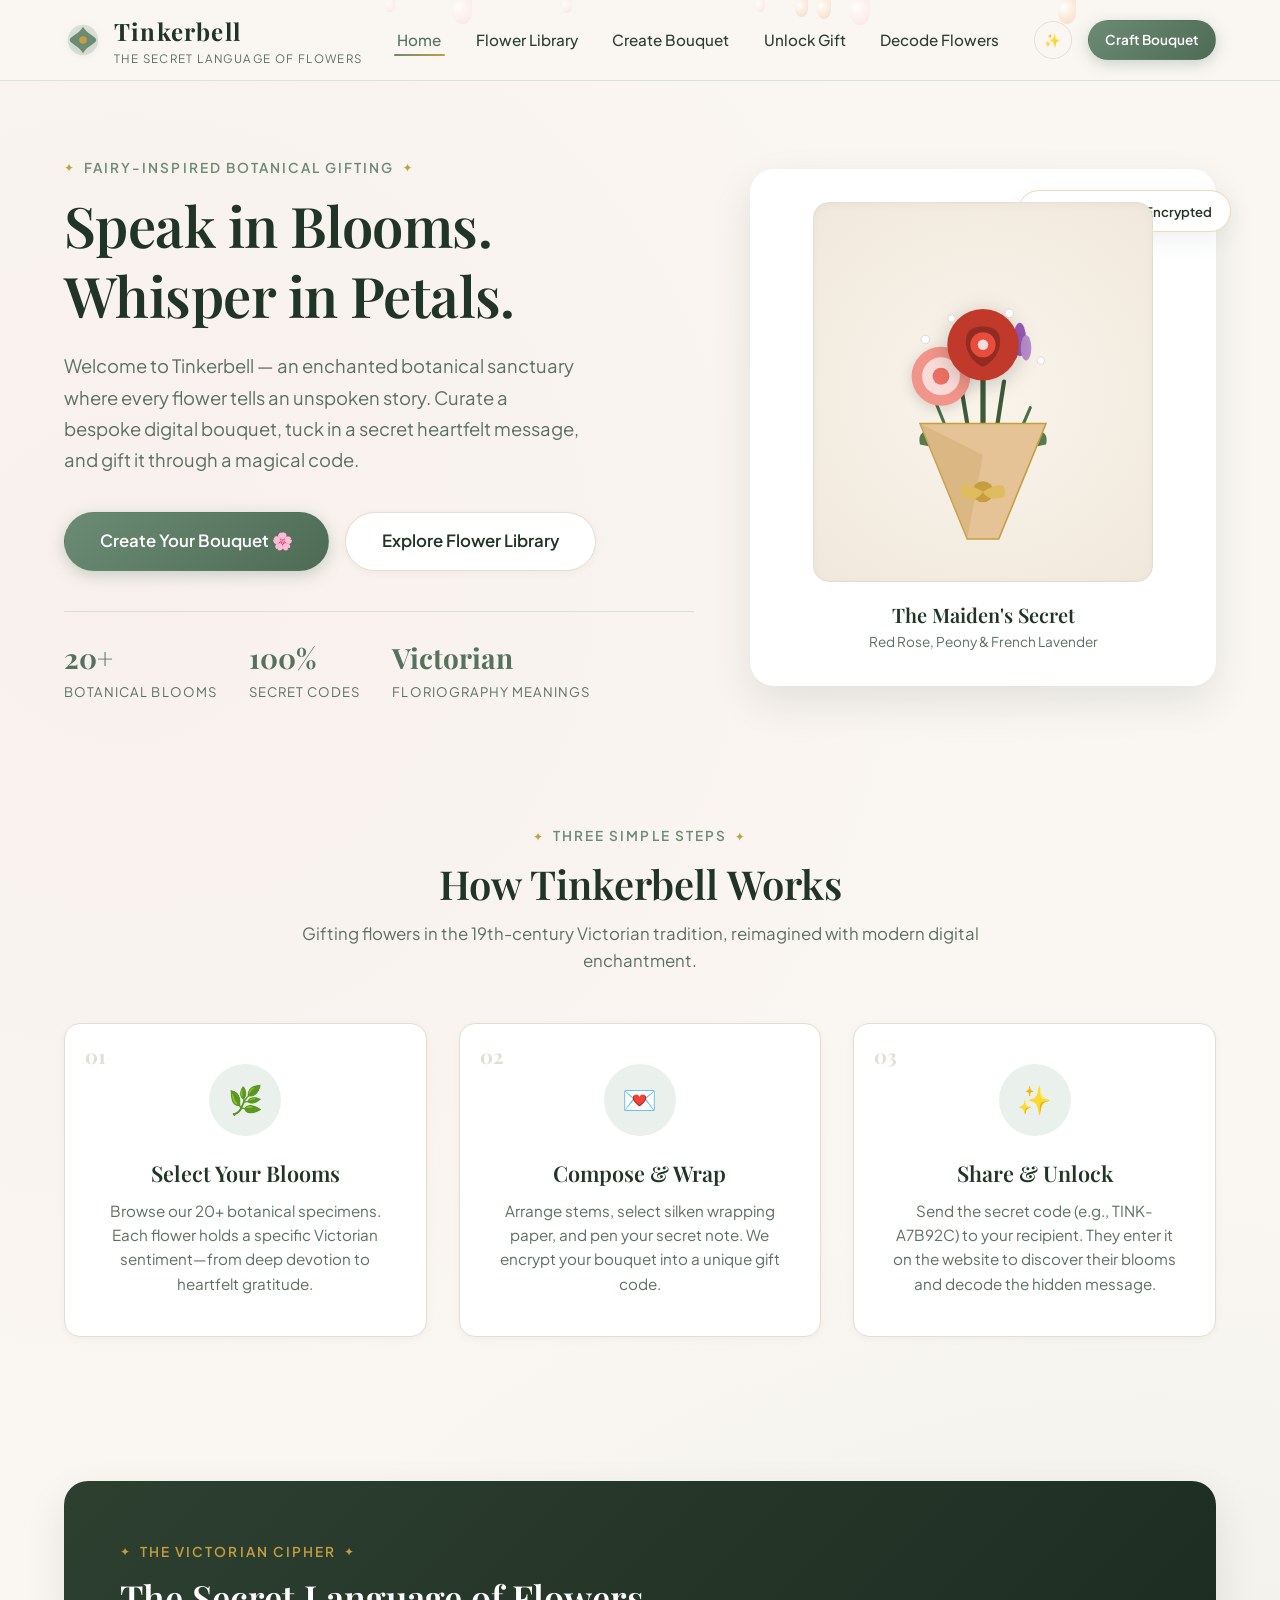
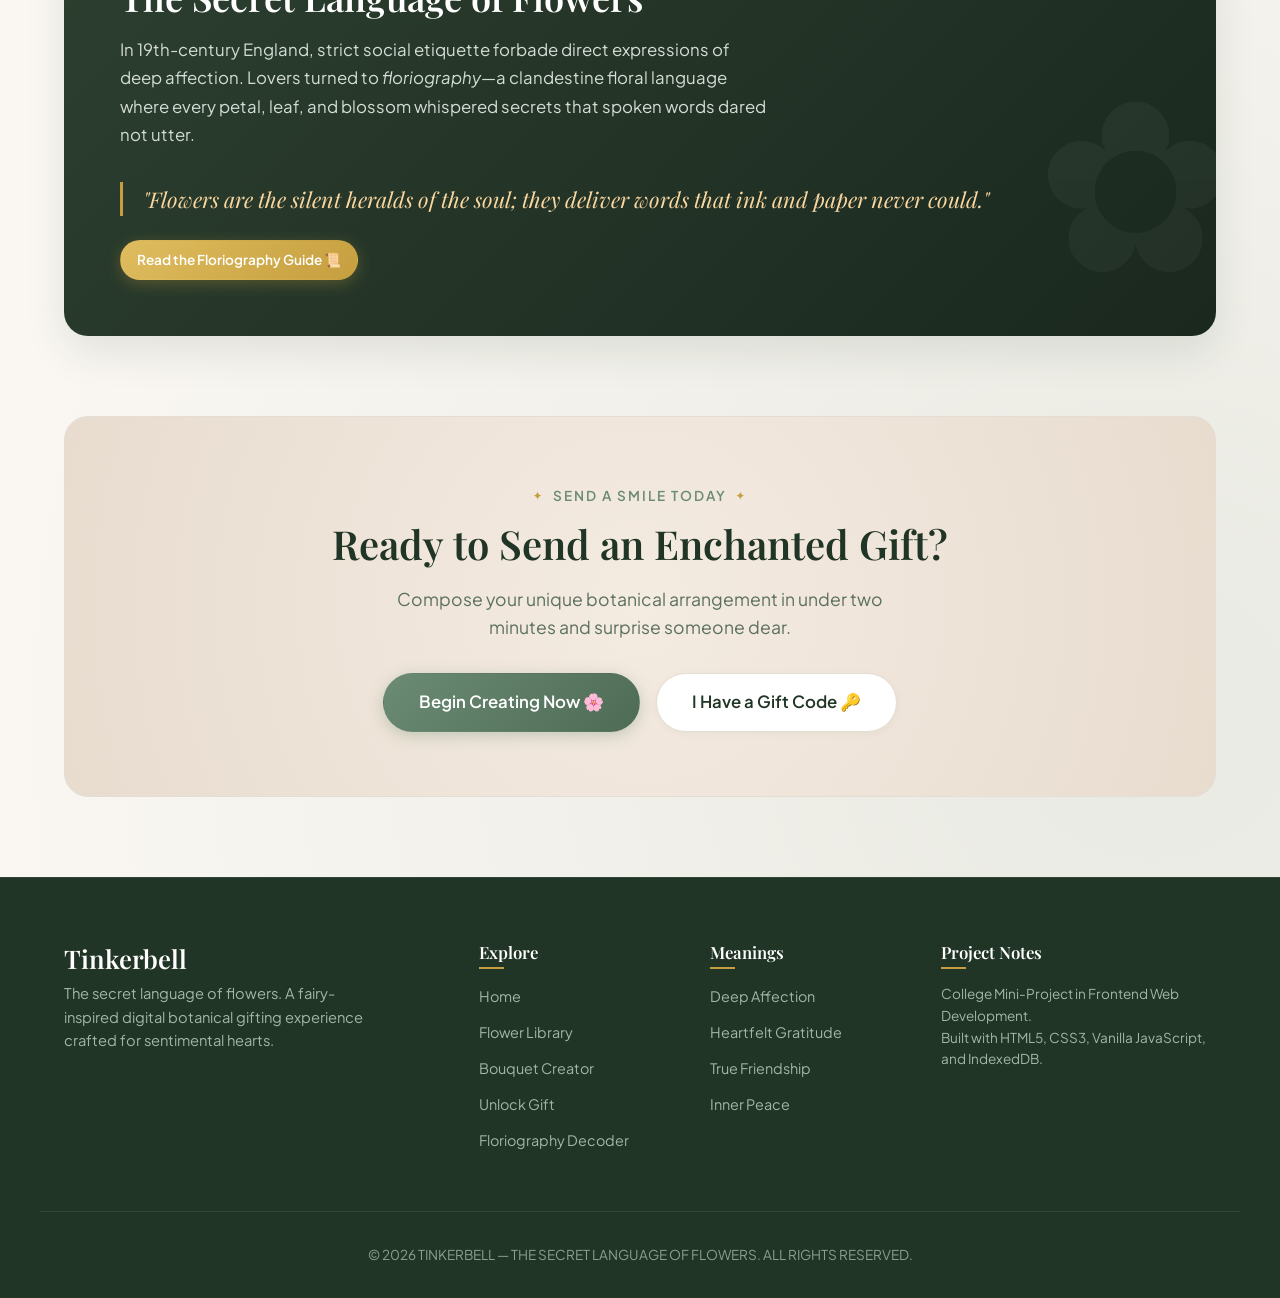
<file: TINKERBELL-The-Secret-Language-of-Flowers/index.html>
<!DOCTYPE html>
<html lang="en">
<head>
  <meta charset="UTF-8">
  <meta name="viewport" content="width=device-width, initial-scale=1.0">
  <title>Tinkerbell — The Secret Language of Flowers</title>
  <link rel="stylesheet" href="css/style.css">
  <link rel="icon" href="data:image/svg+xml,<svg xmlns=%22http://www.w3.org/2000/svg%22 viewBox=%220 0 100 100%22><text y=%22.9em%22 font-size=%2290%22>🌸</text></svg>">
</head>
<body>

  <!-- Floating Fairy Petals Container -->
  <div id="petal-canvas-container" aria-hidden="true"></div>

  <!-- Navigation Bar -->
  <nav class="navbar">
    <div class="container nav-container">
      <a href="index.html" class="brand-link">
        <svg class="brand-icon" viewBox="0 0 40 40" xmlns="http://www.w3.org/2000/svg">
          <circle cx="20" cy="20" r="16" fill="#6C8B74" opacity="0.2"/>
          <path d="M20 6 C24 14 34 16 34 20 C34 24 24 26 20 34 C16 26 6 24 6 20 C6 16 16 14 20 6 Z" fill="#6C8B74"/>
          <circle cx="20" cy="20" r="4" fill="#C59E3F"/>
        </svg>
        <div>
          <span class="brand-title">Tinkerbell</span>
          <span class="brand-tagline">The Secret Language of Flowers</span>
        </div>
      </a>

      <button class="mobile-toggle" aria-label="Toggle Navigation" aria-expanded="false">
        <svg fill="currentColor" viewBox="0 0 24 24"><path d="M3 18h18v-2H3v2zm0-5h18v-2H3v2zm0-7v2h18V6H3z"/></svg>
      </button>

      <ul class="nav-links">
        <li><a href="index.html" class="nav-link active">Home</a></li>
        <li><a href="flowers.html" class="nav-link">Flower Library</a></li>
        <li><a href="create.html" class="nav-link">Create Bouquet</a></li>
        <li><a href="unlock.html" class="nav-link">Unlock Gift</a></li>
        <li><a href="decode.html" class="nav-link">Decode Flowers</a></li>
      </ul>

      <div class="nav-actions">
        <button class="sparkle-toggle-btn" title="Toggle Floating Petals" aria-label="Toggle Floating Petals">
          ✨
        </button>
        <a href="create.html" class="btn btn-primary btn-sm">Craft Bouquet</a>
      </div>
    </div>
  </nav>

  <!-- Hero Section -->
  <header class="hero-section">
    <div class="container hero-grid">
      <div class="hero-content">
        <div class="eyebrow">Fairy-Inspired Botanical Gifting</div>
        <h1>Speak in Blooms. Whisper in Petals.</h1>
        <p class="hero-subtitle">
          Welcome to Tinkerbell — an enchanted botanical sanctuary where every flower tells an unspoken story. 
          Curate a bespoke digital bouquet, tuck in a secret heartfelt message, and gift it through a magical code.
        </p>
        <div class="hero-actions">
          <a href="create.html" class="btn btn-primary btn-lg">Create Your Bouquet 🌸</a>
          <a href="flowers.html" class="btn btn-secondary btn-lg">Explore Flower Library</a>
        </div>
        <div class="hero-stats">
          <div>
            <div class="hero-stat-num">20+</div>
            <div class="hero-stat-label">Botanical Blooms</div>
          </div>
          <div>
            <div class="hero-stat-num">100%</div>
            <div class="hero-stat-label">Secret Codes</div>
          </div>
          <div>
            <div class="hero-stat-num">Victorian</div>
            <div class="hero-stat-label">Floriography Meanings</div>
          </div>
        </div>
      </div>

      <div class="hero-visual-card">
        <div class="fairy-floating-badge">
          <span>✨</span> Floriography Encrypted
        </div>
        <div class="hero-visual-frame">
          <svg viewBox="0 0 320 360" width="100%" height="100%" xmlns="http://www.w3.org/2000/svg">
            <!-- Stems -->
            <path d="M160 300 L140 180" stroke="#3D5A3A" stroke-width="4" stroke-linecap="round"/>
            <path d="M160 300 L180 170" stroke="#3D5A3A" stroke-width="4" stroke-linecap="round"/>
            <path d="M160 300 L160 150" stroke="#3D5A3A" stroke-width="5" stroke-linecap="round"/>
            <path d="M160 300 L115 190" stroke="#4B6F44" stroke-width="3" stroke-linecap="round"/>
            <path d="M160 300 L205 195" stroke="#4B6F44" stroke-width="3" stroke-linecap="round"/>
            
            <!-- Foliage Leaves -->
            <path d="M130 220 Q95 210 100 230 Q120 235 135 228" fill="#587A50"/>
            <path d="M190 220 Q225 210 220 230 Q200 235 185 228" fill="#587A50"/>

            <!-- Kraft Wrapping Paper Cone -->
            <polygon points="100,210 220,210 175,320 145,320" fill="#E5C396" stroke="#C59E3F" stroke-width="1.5"/>
            <polygon points="100,210 160,240 145,320" fill="#D4AF77" opacity="0.6"/>

            <!-- Gold Ribbon & Bow -->
            <ellipse cx="160" cy="275" rx="10" ry="10" fill="#C59E3F"/>
            <path d="M160 275 Q135 260 140 280 Q155 285 160 275" fill="#DFBD5E"/>
            <path d="M160 275 Q185 260 180 280 Q165 285 160 275" fill="#DFBD5E"/>

            <!-- Layered Blooms -->
            <!-- Peony Left -->
            <circle cx="120" cy="165" r="28" fill="#F1948A" filter="drop-shadow(0 3px 6px rgba(0,0,0,0.15))"/>
            <circle cx="120" cy="165" r="18" fill="#FADBD8"/>
            <circle cx="120" cy="165" r="8" fill="#EC7063"/>

            <!-- Lavender Right -->
            <g transform="translate(195, 120)">
              <ellipse cx="0" cy="10" rx="6" ry="16" fill="#9B59B6"/>
              <ellipse cx="6" cy="18" rx="5" ry="12" fill="#BB8FCE"/>
              <ellipse cx="-6" cy="18" rx="5" ry="12" fill="#884EA0"/>
            </g>

            <!-- Center Majestic Red Rose -->
            <circle cx="160" cy="135" r="34" fill="#C0392B" filter="drop-shadow(0 4px 10px rgba(0,0,0,0.2))"/>
            <path d="M145 125 C148 115 172 115 175 125 C180 138 170 152 160 156 C150 152 140 138 145 125 Z" fill="#922B21"/>
            <circle cx="160" cy="135" r="12" fill="#E74C3C"/>
            <circle cx="160" cy="135" r="5" fill="#FADBD8"/>

            <!-- Baby's Breath Accents -->
            <circle cx="105" cy="130" r="4" fill="#FFFFFF" stroke="#BDC3C7" stroke-width="0.5"/>
            <circle cx="130" cy="110" r="3.5" fill="#FFFFFF" stroke="#BDC3C7" stroke-width="0.5"/>
            <circle cx="185" cy="105" r="4" fill="#FFFFFF" stroke="#BDC3C7" stroke-width="0.5"/>
            <circle cx="215" cy="150" r="3.5" fill="#FFFFFF" stroke="#BDC3C7" stroke-width="0.5"/>
          </svg>
        </div>
        <div style="margin-top: 1.25rem;">
          <h4 style="font-size: 1.25rem; margin-bottom: 0.25rem;">The Maiden's Secret</h4>
          <p style="font-size: 0.85rem; color: var(--color-botanical-muted);">Red Rose, Peony &amp; French Lavender</p>
        </div>
      </div>
    </div>
  </header>

  <!-- How It Works Section -->
  <section style="padding: 4rem 0;">
    <div class="container">
      <div class="section-header">
        <div class="eyebrow">Three Simple Steps</div>
        <h2>How Tinkerbell Works</h2>
        <p>Gifting flowers in the 19th-century Victorian tradition, reimagined with modern digital enchantment.</p>
      </div>

      <div class="steps-grid">
        <div class="step-card">
          <span class="step-number">01</span>
          <div class="step-icon-bubble">🌿</div>
          <h3>Select Your Blooms</h3>
          <p>Browse our 20+ botanical specimens. Each flower holds a specific Victorian sentiment—from deep devotion to heartfelt gratitude.</p>
        </div>

        <div class="step-card">
          <span class="step-number">02</span>
          <div class="step-icon-bubble">💌</div>
          <h3>Compose &amp; Wrap</h3>
          <p>Arrange stems, select silken wrapping paper, and pen your secret note. We encrypt your bouquet into a unique gift code.</p>
        </div>

        <div class="step-card">
          <span class="step-number">03</span>
          <div class="step-icon-bubble">✨</div>
          <h3>Share &amp; Unlock</h3>
          <p>Send the secret code (e.g., TINK-A7B92C) to your recipient. They enter it on the website to discover their blooms and decode the hidden message.</p>
        </div>
      </div>
    </div>
  </section>

  <!-- Floriography Banner -->
  <section class="container">
    <div class="floriography-banner">
      <div class="eyebrow" style="color: var(--color-gold);">The Victorian Cipher</div>
      <h2>The Secret Language of Flowers</h2>
      <p>
        In 19th-century England, strict social etiquette forbade direct expressions of deep affection. 
        Lovers turned to <em>floriography</em>—a clandestine floral language where every petal, leaf, and blossom whispered secrets that spoken words dared not utter.
      </p>
      <div class="quote-highlight">
        "Flowers are the silent heralds of the soul; they deliver words that ink and paper never could."
      </div>
      <a href="decode.html" class="btn btn-gold btn-sm">Read the Floriography Guide 📜</a>
    </div>
  </section>

  <!-- Call to Action Banner -->
  <section class="container">
    <div class="cta-banner">
      <div class="eyebrow">Send A Smile Today</div>
      <h2>Ready to Send an Enchanted Gift?</h2>
      <p>Compose your unique botanical arrangement in under two minutes and surprise someone dear.</p>
      <div style="display: flex; gap: 1rem; justify-content: center; flex-wrap: wrap;">
        <a href="create.html" class="btn btn-primary btn-lg">Begin Creating Now 🌸</a>
        <a href="unlock.html" class="btn btn-secondary btn-lg">I Have a Gift Code 🔑</a>
      </div>
    </div>
  </section>

  <!-- Footer -->
  <footer class="footer">
    <div class="container footer-grid">
      <div class="footer-brand">
        <h3>Tinkerbell</h3>
        <p>The secret language of flowers. A fairy-inspired digital botanical gifting experience crafted for sentimental hearts.</p>
      </div>

      <div class="footer-col">
        <h4>Explore</h4>
        <ul class="footer-links">
          <li><a href="index.html">Home</a></li>
          <li><a href="flowers.html">Flower Library</a></li>
          <li><a href="create.html">Bouquet Creator</a></li>
          <li><a href="unlock.html">Unlock Gift</a></li>
          <li><a href="decode.html">Floriography Decoder</a></li>
        </ul>
      </div>

      <div class="footer-col">
        <h4>Meanings</h4>
        <ul class="footer-links">
          <li><a href="flowers.html?category=Deep Affection">Deep Affection</a></li>
          <li><a href="flowers.html?category=Gratitude">Heartfelt Gratitude</a></li>
          <li><a href="flowers.html?category=Friendship">True Friendship</a></li>
          <li><a href="flowers.html?category=Serenity">Inner Peace</a></li>
        </ul>
      </div>

      <div class="footer-col">
        <h4>Project Notes</h4>
        <p style="font-size: 0.85rem; color: #A3B5A7; line-height: 1.6;">
          College Mini-Project in Frontend Web Development.<br>
          Built with HTML5, CSS3, Vanilla JavaScript, and IndexedDB.
        </p>
      </div>
    </div>

    <div class="container footer-bottom">
      &copy; 2026 TINKERBELL — THE SECRET LANGUAGE OF FLOWERS. ALL RIGHTS RESERVED.
    </div>
  </footer>

  <!-- Scripts -->
  <script src="js/storage.js"></script>
  <script src="js/flowers-data.js"></script>
  <script src="js/app.js"></script>
</body>
</html>
</file>
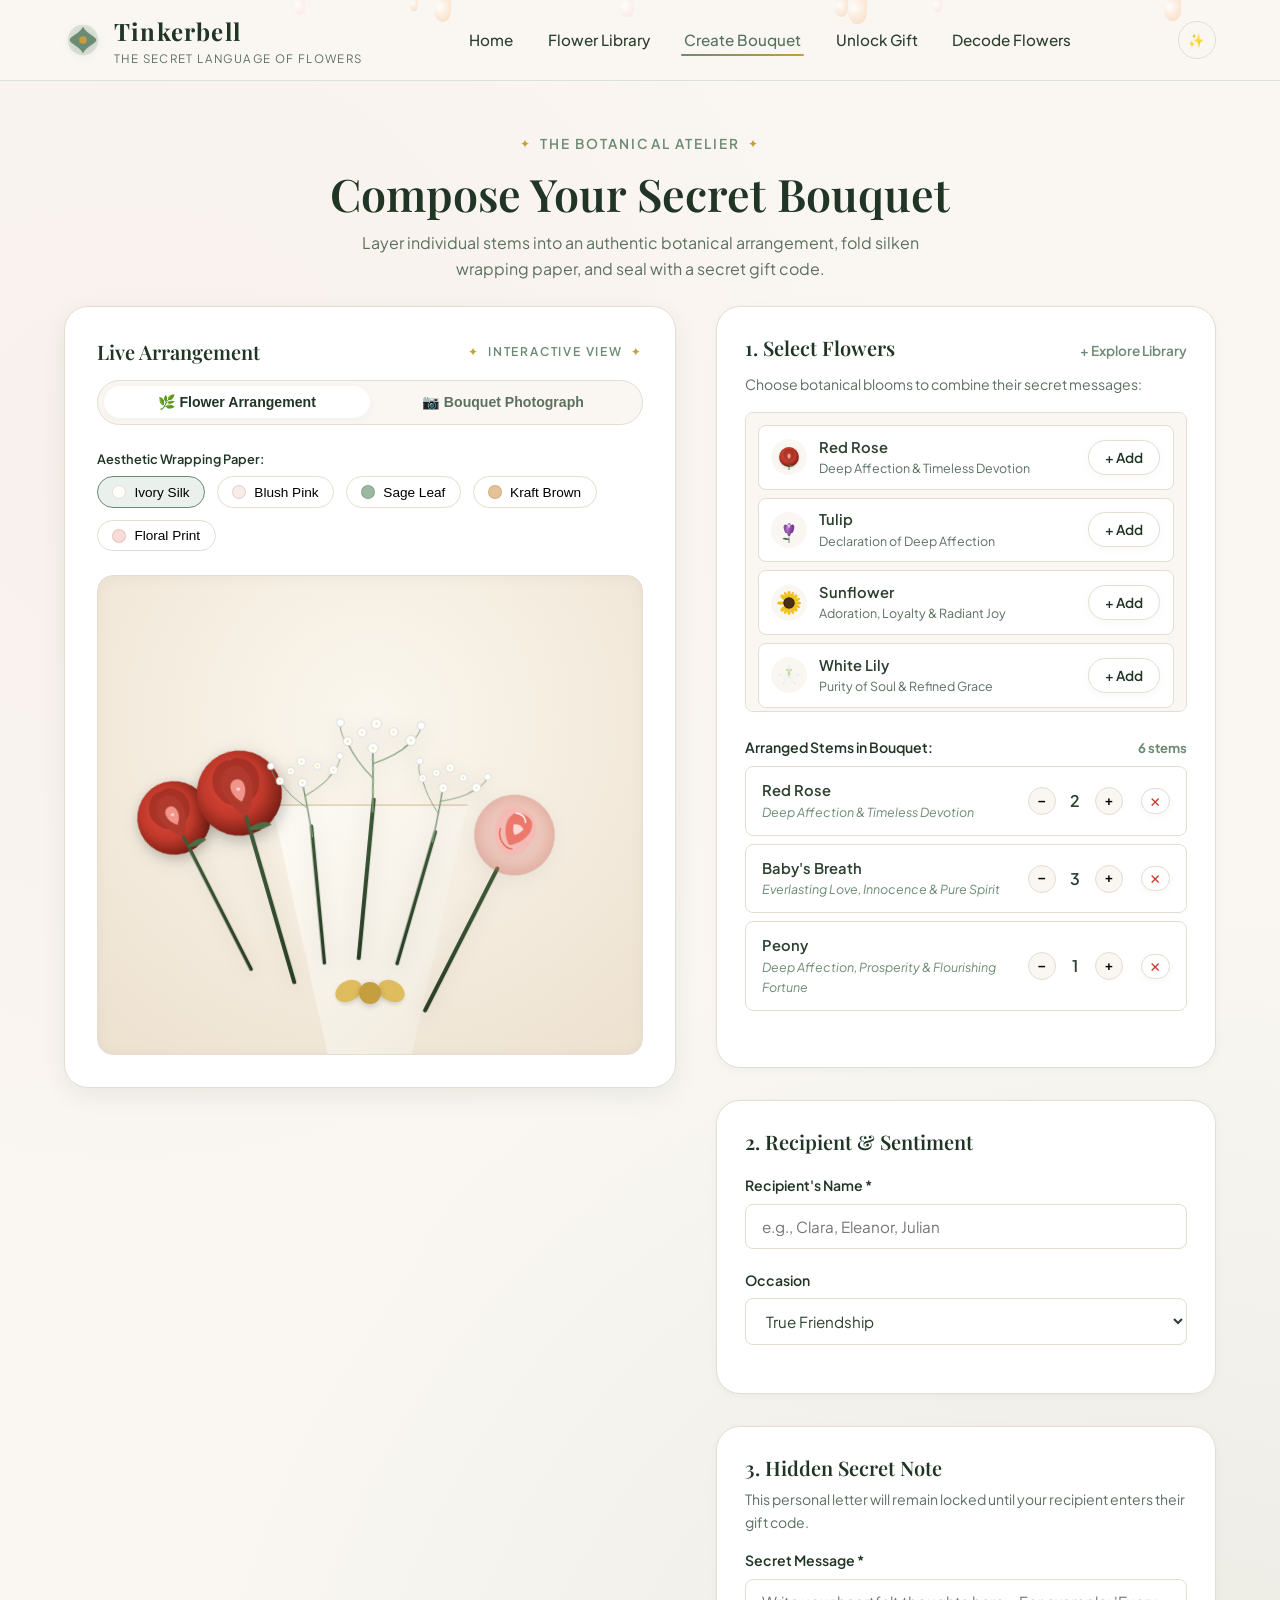
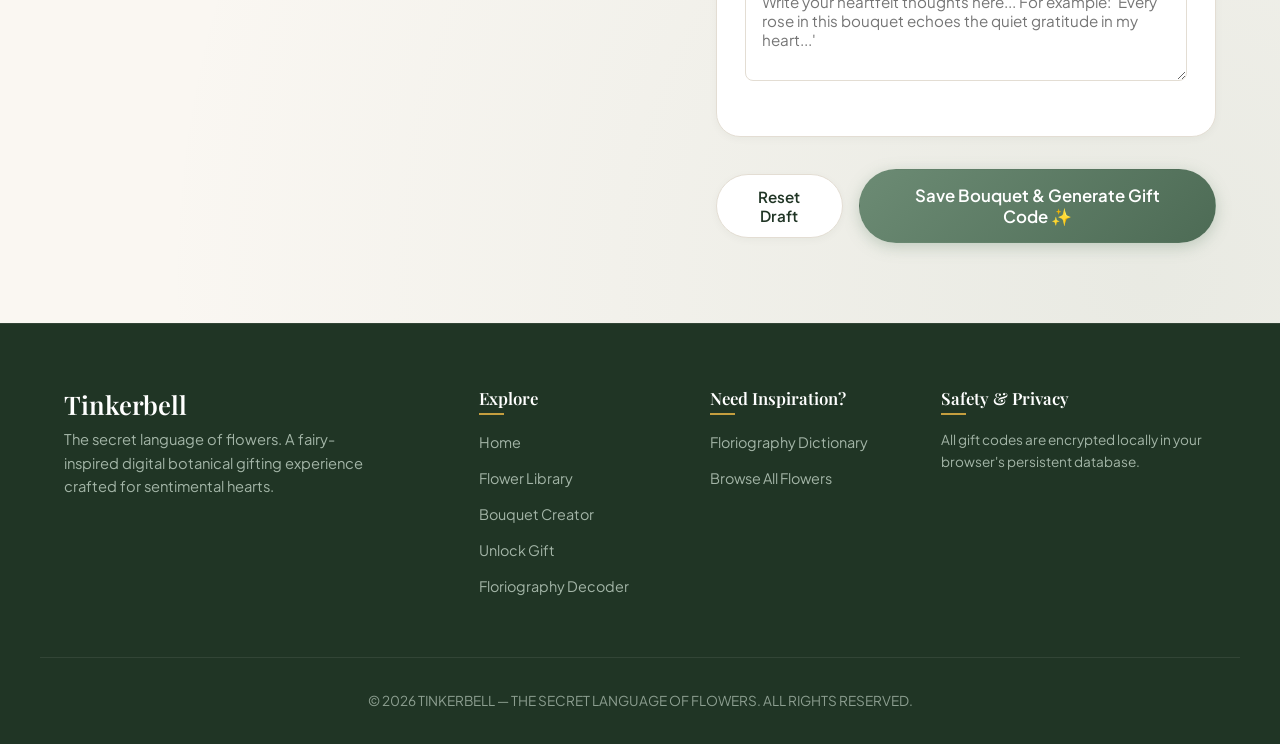
<file: create.html>
<!DOCTYPE html>
<html lang="en">
<head>
  <meta charset="UTF-8">
  <meta name="viewport" content="width=device-width, initial-scale=1.0">
  <title>Create Bouquet — Tinkerbell</title>
  <link rel="stylesheet" href="css/style.css">
  <link rel="icon" href="data:image/svg+xml,<svg xmlns=%22http://www.w3.org/2000/svg%22 viewBox=%220 0 100 100%22><text y=%22.9em%22 font-size=%2290%22>🌸</text></svg>">
</head>
<body>

  <!-- Floating Fairy Petals Container -->
  <div id="petal-canvas-container" aria-hidden="true"></div>

  <!-- Navigation Bar -->
  <nav class="navbar">
    <div class="container nav-container">
      <a href="index.html" class="brand-link">
        <svg class="brand-icon" viewBox="0 0 40 40" xmlns="http://www.w3.org/2000/svg">
          <circle cx="20" cy="20" r="16" fill="#6C8B74" opacity="0.2"/>
          <path d="M20 6 C24 14 34 16 34 20 C34 24 24 26 20 34 C16 26 6 24 6 20 C6 16 16 14 20 6 Z" fill="#6C8B74"/>
          <circle cx="20" cy="20" r="4" fill="#C59E3F"/>
        </svg>
        <div>
          <span class="brand-title">Tinkerbell</span>
          <span class="brand-tagline">The Secret Language of Flowers</span>
        </div>
      </a>

      <button class="mobile-toggle" aria-label="Toggle Navigation" aria-expanded="false">
        <svg fill="currentColor" viewBox="0 0 24 24"><path d="M3 18h18v-2H3v2zm0-5h18v-2H3v2zm0-7v2h18V6H3z"/></svg>
      </button>

      <ul class="nav-links">
        <li><a href="index.html" class="nav-link">Home</a></li>
        <li><a href="flowers.html" class="nav-link">Flower Library</a></li>
        <li><a href="create.html" class="nav-link active">Create Bouquet</a></li>
        <li><a href="unlock.html" class="nav-link">Unlock Gift</a></li>
        <li><a href="decode.html" class="nav-link">Decode Flowers</a></li>
      </ul>

      <div class="nav-actions">
        <button class="sparkle-toggle-btn" title="Toggle Floating Petals" aria-label="Toggle Floating Petals">
          ✨
        </button>
      </div>
    </div>
  </nav>

  <!-- Page Header -->
  <header style="padding: 3rem 0 1.5rem; text-align: center;">
    <div class="container">
      <div class="eyebrow">The Botanical Atelier</div>
      <h1 style="font-size: 2.8rem; margin-bottom: 0.5rem;">Compose Your Secret Bouquet</h1>
      <p style="color: var(--color-botanical-muted); max-width: 600px; margin: 0 auto; font-size: 1rem;">
        Layer individual stems into an authentic botanical arrangement, fold silken wrapping paper, and seal with a secret gift code.
      </p>
    </div>
  </header>

  <!-- Creator Layout -->
  <main class="container creator-layout">
    
    <!-- Left Column: Visual Bouquet Canvas -->
    <aside class="bouquet-canvas-card" aria-label="Live Bouquet Preview">
      <div style="display: flex; justify-content: space-between; align-items: center; margin-bottom: 1rem;">
        <h3 style="font-size: 1.25rem;">Live Arrangement</h3>
        <span class="eyebrow" style="margin-bottom: 0; font-size: 0.75rem;">Interactive View</span>
      </div>

      <!-- Mode Toggle Buttons -->
      <div class="visual-mode-toggle">
        <button type="button" class="visual-mode-btn active" id="mode-arrange-btn">
          🌿 Flower Arrangement
        </button>
        <button type="button" class="visual-mode-btn" id="mode-photo-btn">
          📷 Bouquet Photograph
        </button>
      </div>

      <!-- Wrapping Paper Options -->
      <div style="margin-bottom: 0.75rem;">
        <label class="form-label" style="font-size: 0.8rem;">Aesthetic Wrapping Paper:</label>
        <div class="wrap-selector-group">
          <button type="button" class="wrap-option-pill active" data-wrap="ivory">
            <span class="wrap-color-dot" style="background: #FFFDF8;"></span> Ivory Silk
          </button>
          <button type="button" class="wrap-option-pill" data-wrap="blush">
            <span class="wrap-color-dot" style="background: #F9EBEA;"></span> Blush Pink
          </button>
          <button type="button" class="wrap-option-pill" data-wrap="sage">
            <span class="wrap-color-dot" style="background: #9AB8A0;"></span> Sage Leaf
          </button>
          <button type="button" class="wrap-option-pill" data-wrap="kraft">
            <span class="wrap-color-dot" style="background: #E5C396;"></span> Kraft Brown
          </button>
          <button type="button" class="wrap-option-pill" data-wrap="floral">
            <span class="wrap-color-dot" style="background: #FADBD8;"></span> Floral Print
          </button>
        </div>
      </div>

      <!-- Stage Container -->
      <div class="bouquet-display-stage">
        <!-- Arrangement Stage -->
        <div id="visual-arrangement-stage" class="bouquet-visual-layers">
          <div id="bouquet-stems-container" class="bouquet-stems-container">
            <!-- Dynamically populated layered flower stems -->
          </div>
          <!-- Wrapping paper cone -->
          <div id="bouquet-wrapper-paper" class="bouquet-wrapper-paper wrap-ivory"></div>
          <!-- Satin bow -->
          <div class="bouquet-ribbon-bow">
            <div class="ribbon-loop-left"></div>
            <div class="ribbon-knot"></div>
            <div class="ribbon-loop-right"></div>
          </div>
        </div>

        <!-- Full Photo Stage (Hidden by default) -->
        <div id="bouquet-full-photo-view" class="bouquet-full-photo-view" style="display: none;">
          <img id="full-photo-img" alt="Bouquet Photograph" style="display: none;">
        </div>
      </div>
    </aside>

    <!-- Right Column: Form Controls & Stems Selector -->
    <section>
      <form id="bouquet-form">
        <!-- Section 1: Flowers & Stems -->
        <div style="background: var(--color-surface); border-radius: var(--radius-lg); padding: 1.75rem; border: 1px solid var(--color-border); box-shadow: var(--shadow-sm); margin-bottom: 2rem;">
          <div style="display: flex; justify-content: space-between; align-items: baseline; margin-bottom: 0.75rem;">
            <h3 style="font-size: 1.25rem;">1. Select Flowers</h3>
            <a href="flowers.html" style="font-size: 0.85rem; color: var(--color-sage); text-decoration: none; font-weight: 600;">+ Explore Library</a>
          </div>

          <p style="font-size: 0.88rem; color: var(--color-botanical-muted); margin-bottom: 1rem;">
            Choose botanical blooms to combine their secret messages:
          </p>

          <!-- Flower Picker Box -->
          <div class="flower-picker-box" id="flower-picker-list">
            <!-- Dynamically populated from catalog -->
          </div>

          <!-- Selected Flowers Summary -->
          <div style="display: flex; justify-content: space-between; align-items: center; margin-bottom: 0.5rem;">
            <label class="form-label" style="margin-bottom: 0;">Arranged Stems in Bouquet:</label>
            <span id="total-stems-count" style="font-size: 0.82rem; font-weight: 700; color: var(--color-sage);">0 stems</span>
          </div>

          <div class="selected-flowers-summary" id="selected-flowers-list">
            <!-- Dynamically populated stems list -->
          </div>
        </div>

        <!-- Alternative: Upload Complete Bouquet Photo Section -->
        <div id="photo-upload-section" style="background: var(--color-surface); border-radius: var(--radius-lg); padding: 1.75rem; border: 1px solid var(--color-border); box-shadow: var(--shadow-sm); margin-bottom: 2rem; display: none;">
          <h3 style="font-size: 1.25rem; margin-bottom: 0.5rem;">Complete Bouquet Photograph</h3>
          <p style="font-size: 0.88rem; color: var(--color-botanical-muted); margin-bottom: 1rem;">
            Upload your own real photograph of a floral bouquet. This will be presented as the main visual.
          </p>
          <div class="file-dropzone" id="bouquet-dropzone" role="button" tabindex="0">
            <input type="file" id="bouquet-photo-file" accept="image/*" class="visually-hidden-file-input">
            <div id="bouquet-dropzone-empty">
              <div style="font-size: 2.2rem; margin-bottom: 0.5rem;">💐</div>
              <div style="font-weight: 600; color: var(--color-botanical-dark);">Click to Browse or Drag &amp; Drop Bouquet Photo Here</div>
              <div style="font-size: 0.8rem; color: var(--color-botanical-muted); margin-top: 0.25rem;">Supports JPG, PNG, WebP (Auto-optimized)</div>
              <button type="button" class="btn btn-secondary btn-sm" id="browse-bouquet-photo-btn" style="margin-top: 0.75rem;">Select Photo from Computer</button>
            </div>
            <div id="bouquet-dropzone-preview" style="display: none; align-items: center; gap: 1rem; text-align: left; padding: 0.5rem;">
              <div class="image-preview-box" style="display: block; margin: 0; width: 80px; height: 80px; border-radius: 8px;">
                <img id="bouquet-preview-thumb" alt="Bouquet Preview" style="width: 100%; height: 100%; object-fit: cover;">
              </div>
              <div style="flex: 1;">
                <div style="color: var(--color-sage); font-weight: 700; font-size: 0.9rem;">✓ Bouquet Photo Attached</div>
                <div id="bouquet-file-name" style="font-size: 0.82rem; color: var(--color-botanical-muted); margin-top: 0.2rem;"></div>
                <div style="display: flex; gap: 0.5rem; margin-top: 0.5rem;">
                  <button type="button" class="btn btn-secondary btn-sm" id="change-bouquet-photo-btn" style="padding: 0.2rem 0.6rem; font-size: 0.78rem;">Change</button>
                  <button type="button" class="btn btn-secondary btn-sm" id="remove-bouquet-photo-btn" style="padding: 0.2rem 0.6rem; font-size: 0.78rem; color: #C0392B;">Remove</button>
                </div>
              </div>
            </div>
          </div>
        </div>

        <!-- Section 2: Recipient & Occasion -->
        <div style="background: var(--color-surface); border-radius: var(--radius-lg); padding: 1.75rem; border: 1px solid var(--color-border); box-shadow: var(--shadow-sm); margin-bottom: 2rem;">
          <h3 style="font-size: 1.25rem; margin-bottom: 1.25rem;">2. Recipient &amp; Sentiment</h3>

          <div class="form-group">
            <label class="form-label" for="recipient-name">Recipient's Name *</label>
            <input type="text" id="recipient-name" class="form-input" placeholder="e.g., Clara, Eleanor, Julian" required>
          </div>

          <div class="form-group">
            <label class="form-label" for="occasion-select">Occasion</label>
            <select id="occasion-select" class="form-select">
              <option value="Deep Affection">Deep Affection</option>
              <option value="Birthday">Birthday Celebration</option>
              <option value="Friendship" selected>True Friendship</option>
              <option value="Thank You">Heartfelt Thank You</option>
              <option value="Congratulations">Congratulations</option>
              <option value="Just Because">Just Because</option>
              <option value="Anniversary">Anniversary</option>
              <option value="Apology">Apology &amp; Peace</option>
              <option value="Get Well Soon">Get Well Soon</option>
            </select>
          </div>
        </div>

        <!-- Section 3: Secret Message -->
        <div style="background: var(--color-surface); border-radius: var(--radius-lg); padding: 1.75rem; border: 1px solid var(--color-border); box-shadow: var(--shadow-sm); margin-bottom: 2rem;">
          <h3 style="font-size: 1.25rem; margin-bottom: 0.5rem;">3. Hidden Secret Note</h3>
          <p style="font-size: 0.88rem; color: var(--color-botanical-muted); margin-bottom: 1rem;">
            This personal letter will remain locked until your recipient enters their gift code.
          </p>

          <div class="form-group">
            <label class="form-label" for="personal-message">Secret Message *</label>
            <textarea id="personal-message" class="form-textarea" placeholder="Write your heartfelt thoughts here... For example: 'Every rose in this bouquet echoes the quiet gratitude in my heart...'" rows="4" required></textarea>
          </div>
        </div>

        <!-- Submission Actions -->
        <div style="display: flex; gap: 1rem; align-items: center; justify-content: flex-end;">
          <button type="reset" class="btn btn-secondary" onclick="window.StorageEngine.clearDraftBouquet(); window.location.reload();">
            Reset Draft
          </button>
          <button type="submit" class="btn btn-primary btn-lg" id="submit-bouquet-btn">
            Save Bouquet &amp; Generate Gift Code ✨
          </button>
        </div>
      </form>
    </section>
  </main>

  <!-- Footer -->
  <footer class="footer">
    <div class="container footer-grid">
      <div class="footer-brand">
        <h3>Tinkerbell</h3>
        <p>The secret language of flowers. A fairy-inspired digital botanical gifting experience crafted for sentimental hearts.</p>
      </div>

      <div class="footer-col">
        <h4>Explore</h4>
        <ul class="footer-links">
          <li><a href="index.html">Home</a></li>
          <li><a href="flowers.html">Flower Library</a></li>
          <li><a href="create.html">Bouquet Creator</a></li>
          <li><a href="unlock.html">Unlock Gift</a></li>
          <li><a href="decode.html">Floriography Decoder</a></li>
        </ul>
      </div>

      <div class="footer-col">
        <h4>Need Inspiration?</h4>
        <ul class="footer-links">
          <li><a href="decode.html">Floriography Dictionary</a></li>
          <li><a href="flowers.html">Browse All Flowers</a></li>
        </ul>
      </div>

      <div class="footer-col">
        <h4>Safety &amp; Privacy</h4>
        <p style="font-size: 0.85rem; color: #A3B5A7; line-height: 1.6;">
          All gift codes are encrypted locally in your browser's persistent database.
        </p>
      </div>
    </div>

    <div class="container footer-bottom">
      &copy; 2026 TINKERBELL — THE SECRET LANGUAGE OF FLOWERS. ALL RIGHTS RESERVED.
    </div>
  </footer>

  <!-- Scripts -->
  <script src="js/storage.js"></script>
  <script src="js/flowers-data.js"></script>
  <script src="js/bouquet.js"></script>
  <script src="js/app.js"></script>
</body>
</html>
</file>
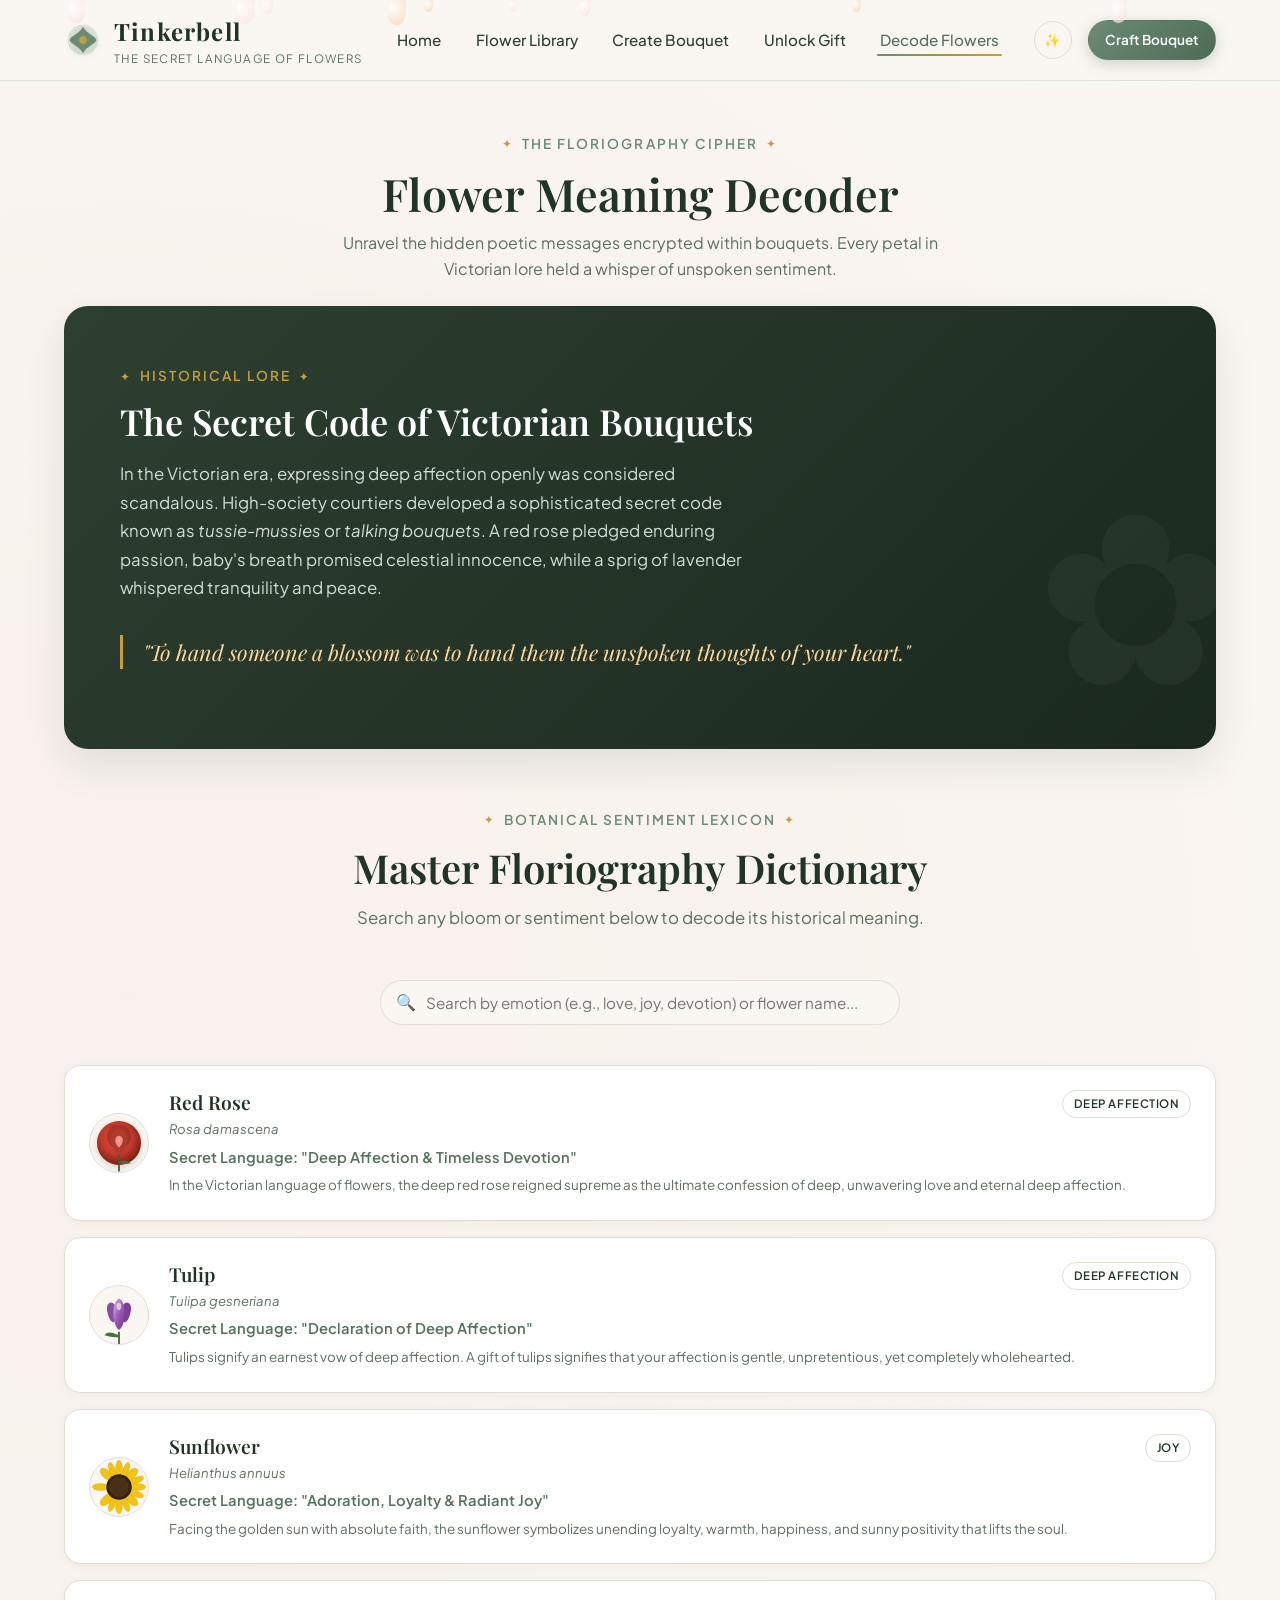
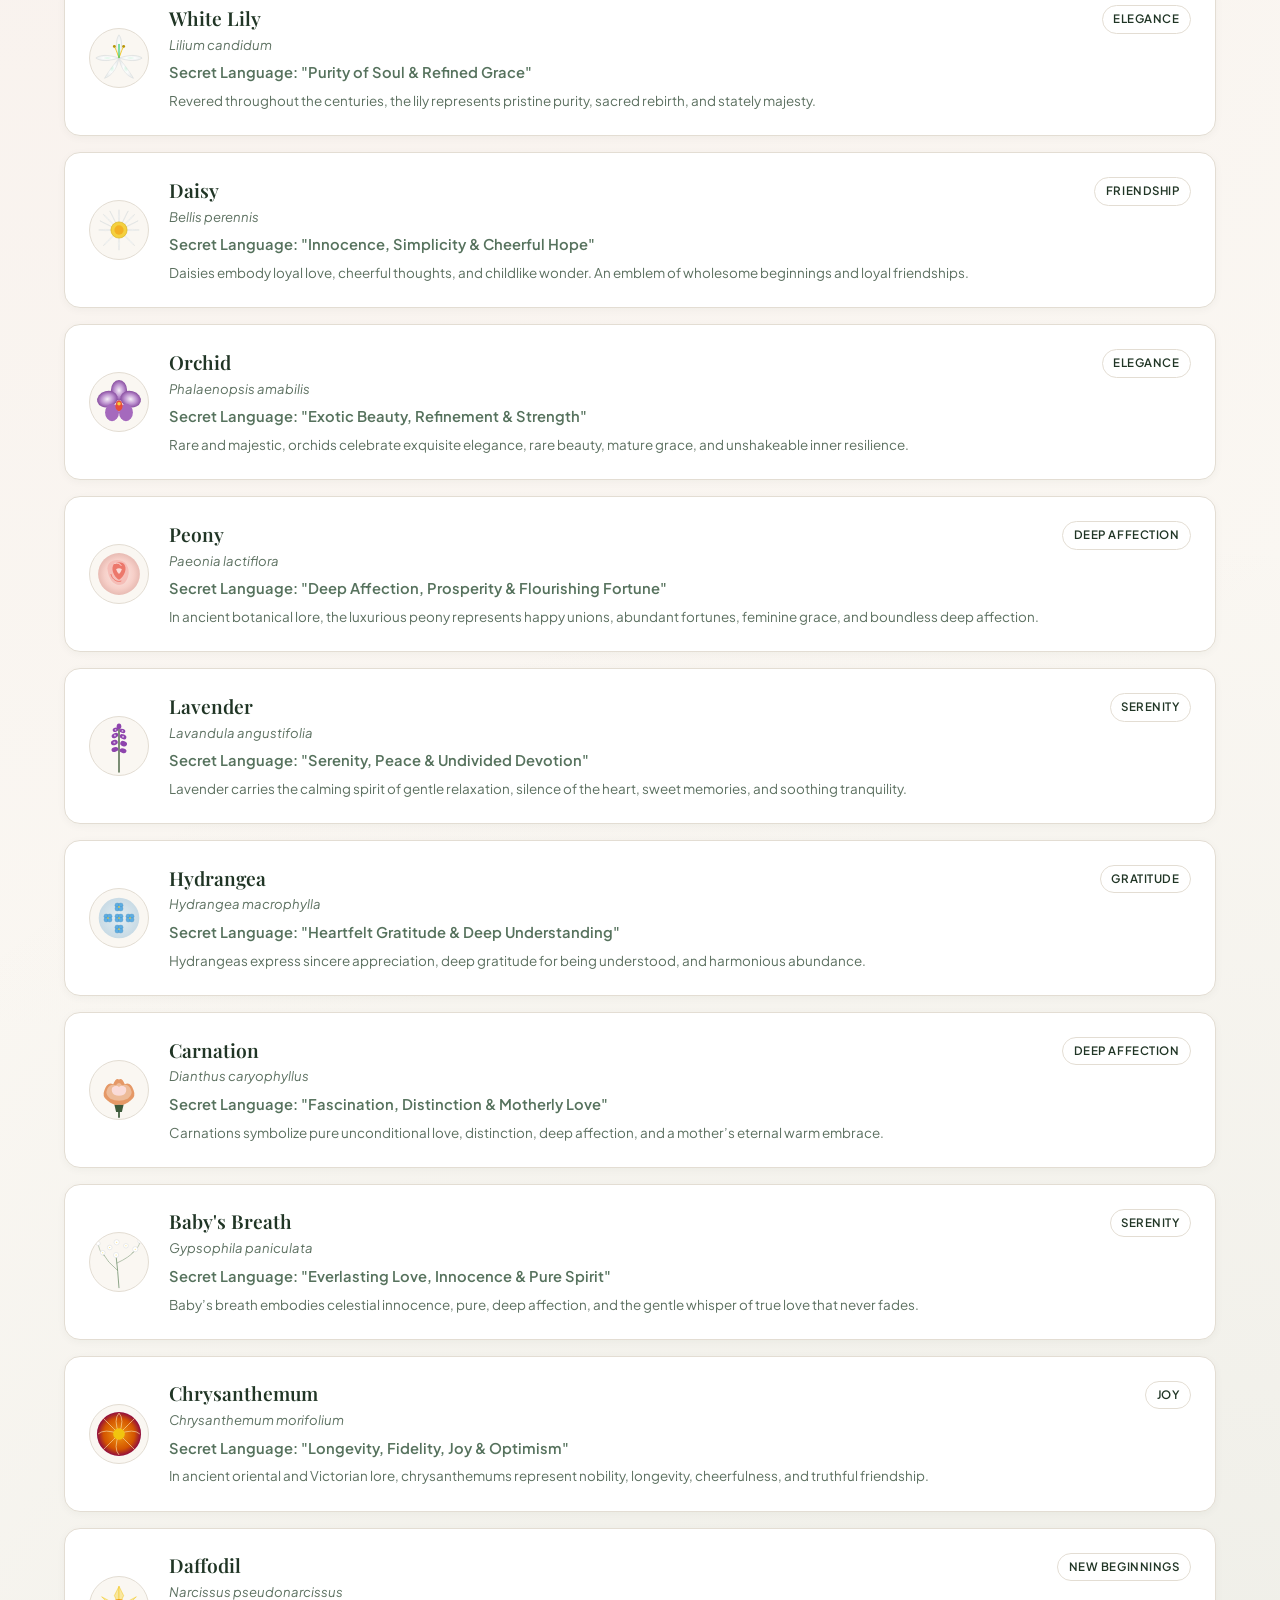
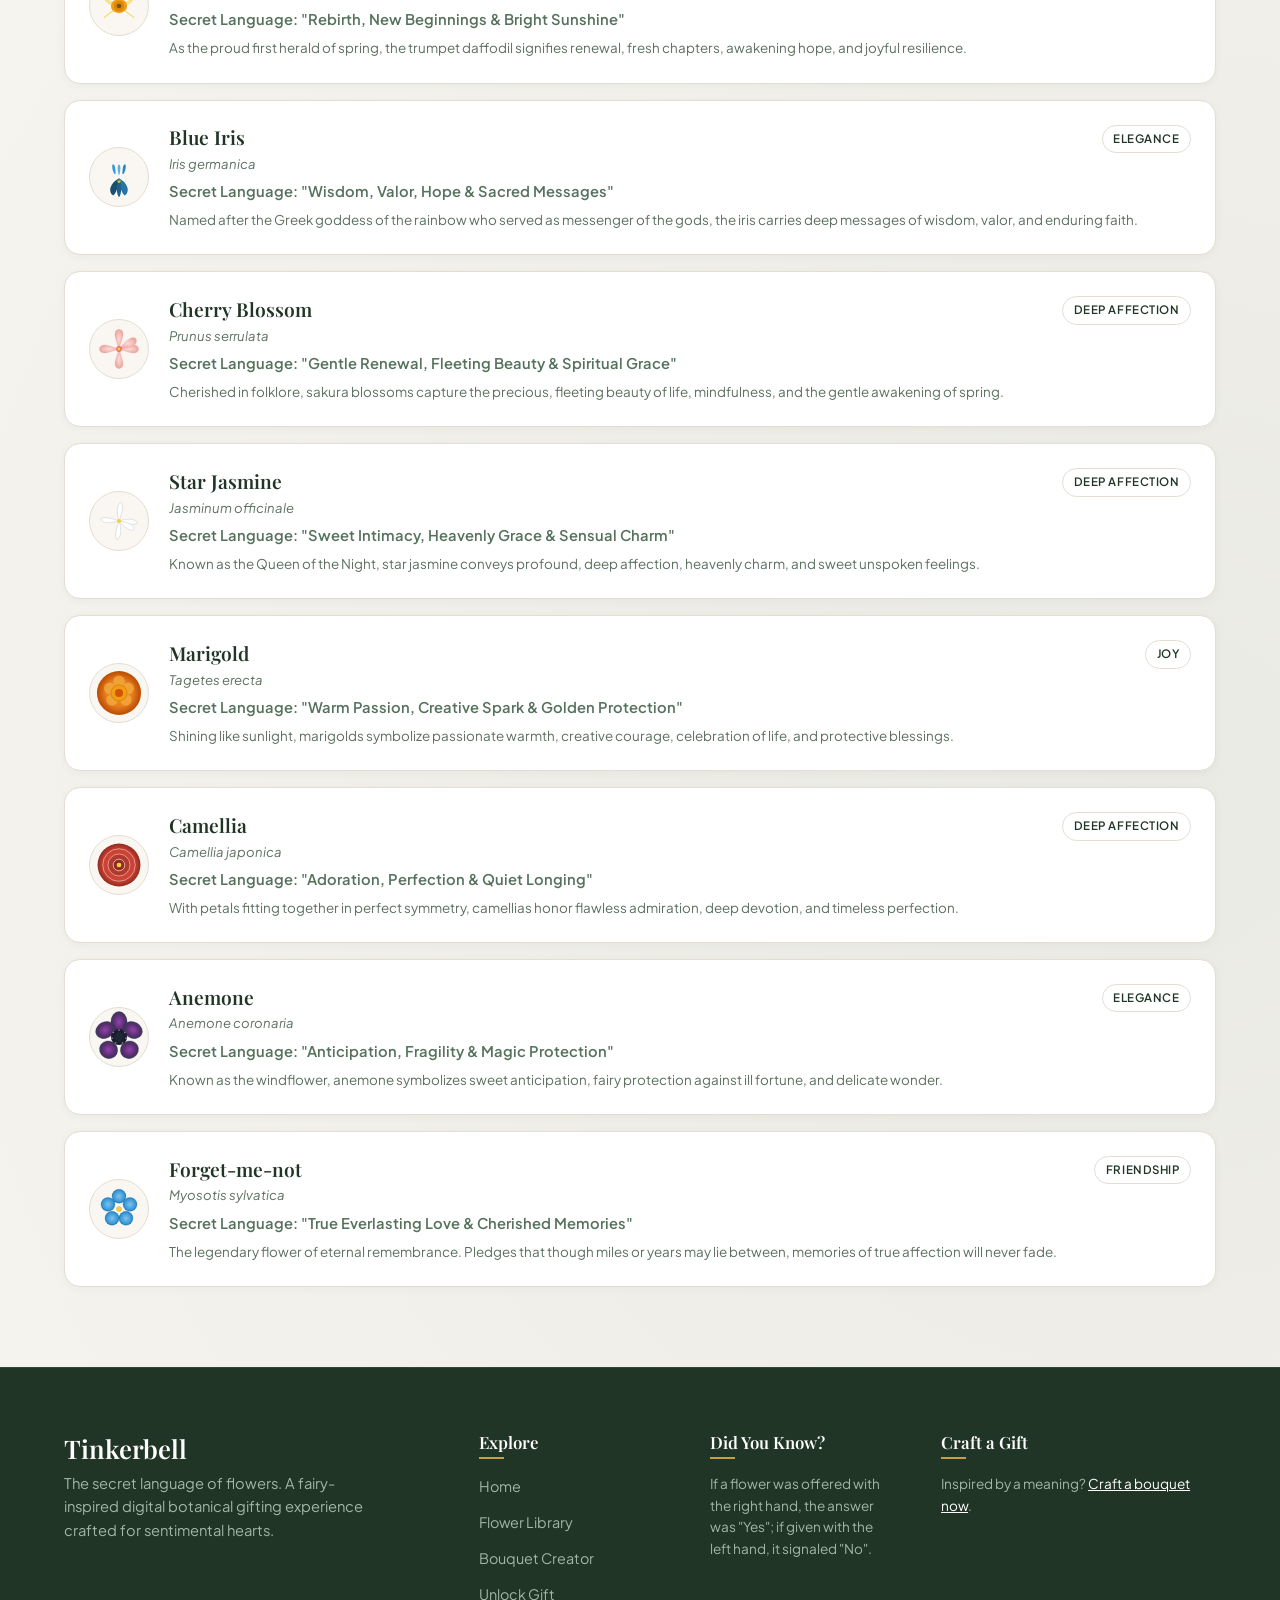
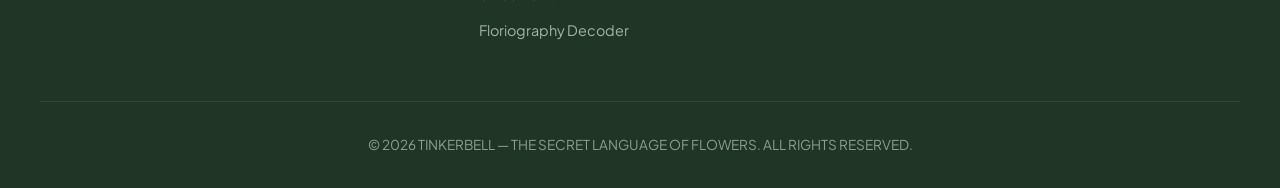
<file: decode.html>
<!DOCTYPE html>
<html lang="en">
<head>
  <meta charset="UTF-8">
  <meta name="viewport" content="width=device-width, initial-scale=1.0">
  <title>Floriography Decoder — Tinkerbell</title>
  <link rel="stylesheet" href="css/style.css">
  <link rel="icon" href="data:image/svg+xml,<svg xmlns=%22http://www.w3.org/2000/svg%22 viewBox=%220 0 100 100%22><text y=%22.9em%22 font-size=%2290%22>🌸</text></svg>">
</head>
<body>

  <!-- Floating Fairy Petals Container -->
  <div id="petal-canvas-container" aria-hidden="true"></div>

  <!-- Navigation Bar -->
  <nav class="navbar">
    <div class="container nav-container">
      <a href="index.html" class="brand-link">
        <svg class="brand-icon" viewBox="0 0 40 40" xmlns="http://www.w3.org/2000/svg">
          <circle cx="20" cy="20" r="16" fill="#6C8B74" opacity="0.2"/>
          <path d="M20 6 C24 14 34 16 34 20 C34 24 24 26 20 34 C16 26 6 24 6 20 C6 16 16 14 20 6 Z" fill="#6C8B74"/>
          <circle cx="20" cy="20" r="4" fill="#C59E3F"/>
        </svg>
        <div>
          <span class="brand-title">Tinkerbell</span>
          <span class="brand-tagline">The Secret Language of Flowers</span>
        </div>
      </a>

      <button class="mobile-toggle" aria-label="Toggle Navigation" aria-expanded="false">
        <svg fill="currentColor" viewBox="0 0 24 24"><path d="M3 18h18v-2H3v2zm0-5h18v-2H3v2zm0-7v2h18V6H3z"/></svg>
      </button>

      <ul class="nav-links">
        <li><a href="index.html" class="nav-link">Home</a></li>
        <li><a href="flowers.html" class="nav-link">Flower Library</a></li>
        <li><a href="create.html" class="nav-link">Create Bouquet</a></li>
        <li><a href="unlock.html" class="nav-link">Unlock Gift</a></li>
        <li><a href="decode.html" class="nav-link active">Decode Flowers</a></li>
      </ul>

      <div class="nav-actions">
        <button class="sparkle-toggle-btn" title="Toggle Floating Petals" aria-label="Toggle Floating Petals">
          ✨
        </button>
        <a href="create.html" class="btn btn-primary btn-sm">Craft Bouquet</a>
      </div>
    </div>
  </nav>

  <!-- Page Header -->
  <header style="padding: 3rem 0 1.5rem; text-align: center;">
    <div class="container">
      <div class="eyebrow">The Floriography Cipher</div>
      <h1 style="font-size: 2.8rem; margin-bottom: 0.5rem;">Flower Meaning Decoder</h1>
      <p style="color: var(--color-botanical-muted); max-width: 620px; margin: 0 auto; font-size: 1rem;">
        Unravel the hidden poetic messages encrypted within bouquets. Every petal in Victorian lore held a whisper of unspoken sentiment.
      </p>
    </div>
  </header>

  <main class="container">
    <!-- Bouquet-Specific Decoder Section (shown if ?code= is present) -->
    <section id="bouquet-decoder-section" style="margin-bottom: 4rem;">
      <div style="text-align: center; margin-bottom: 1.5rem;">
        <h2 id="decoded-bouquet-title" style="font-size: 2rem;">Decoded Bouquet Meaning</h2>
      </div>

      <div id="decoded-message-summary">
        <!-- Composite message summary banner injected by decode.js -->
      </div>

      <div id="decoded-flowers-cards">
        <!-- Individual flower cards injected by decode.js -->
      </div>
    </section>

    <!-- Master Floriography Historical Intro -->
    <section class="floriography-banner" style="margin-bottom: 3.5rem;">
      <div class="eyebrow" style="color: var(--color-gold);">Historical Lore</div>
      <h2>The Secret Code of Victorian Bouquets</h2>
      <p>
        In the Victorian era, expressing deep affection openly was considered scandalous. 
        High-society courtiers developed a sophisticated secret code known as <em>tussie-mussies</em> or <em>talking bouquets</em>. 
        A red rose pledged enduring passion, baby's breath promised celestial innocence, while a sprig of lavender whispered tranquility and peace.
      </p>
      <div class="quote-highlight">
        "To hand someone a blossom was to hand them the unspoken thoughts of your heart."
      </div>
    </section>

    <!-- Interactive Master Floriography Dictionary Search -->
    <section style="margin-bottom: 5rem;">
      <div class="section-header">
        <div class="eyebrow">Botanical Sentiment Lexicon</div>
        <h2>Master Floriography Dictionary</h2>
        <p>Search any bloom or sentiment below to decode its historical meaning.</p>
      </div>

      <div style="max-width: 520px; margin: 0 auto 2.5rem;">
        <div class="search-input-wrapper">
          <span class="search-icon">🔍</span>
          <input 
            type="text" 
            id="dict-search-input" 
            class="search-input" 
            placeholder="Search by emotion (e.g., love, joy, devotion) or flower name..."
            aria-label="Search Dictionary"
          />
        </div>
      </div>

      <div id="dict-list-container">
        <!-- Populated dynamically by decode.js -->
      </div>
    </section>
  </main>

  <!-- Footer -->
  <footer class="footer">
    <div class="container footer-grid">
      <div class="footer-brand">
        <h3>Tinkerbell</h3>
        <p>The secret language of flowers. A fairy-inspired digital botanical gifting experience crafted for sentimental hearts.</p>
      </div>

      <div class="footer-col">
        <h4>Explore</h4>
        <ul class="footer-links">
          <li><a href="index.html">Home</a></li>
          <li><a href="flowers.html">Flower Library</a></li>
          <li><a href="create.html">Bouquet Creator</a></li>
          <li><a href="unlock.html">Unlock Gift</a></li>
          <li><a href="decode.html">Floriography Decoder</a></li>
        </ul>
      </div>

      <div class="footer-col">
        <h4>Did You Know?</h4>
        <p style="font-size: 0.85rem; color: #A3B5A7; line-height: 1.6;">
          If a flower was offered with the right hand, the answer was "Yes"; if given with the left hand, it signaled "No".
        </p>
      </div>

      <div class="footer-col">
        <h4>Craft a Gift</h4>
        <p style="font-size: 0.85rem; color: #A3B5A7; line-height: 1.6;">
          Inspired by a meaning? <a href="create.html" style="color: #FFF; text-decoration: underline;">Craft a bouquet now</a>.
        </p>
      </div>
    </div>

    <div class="container footer-bottom">
      &copy; 2026 TINKERBELL — THE SECRET LANGUAGE OF FLOWERS. ALL RIGHTS RESERVED.
    </div>
  </footer>

  <!-- Scripts -->
  <script src="js/storage.js"></script>
  <script src="js/flowers-data.js"></script>
  <script src="js/decode.js"></script>
  <script src="js/app.js"></script>
</body>
</html>
</file>
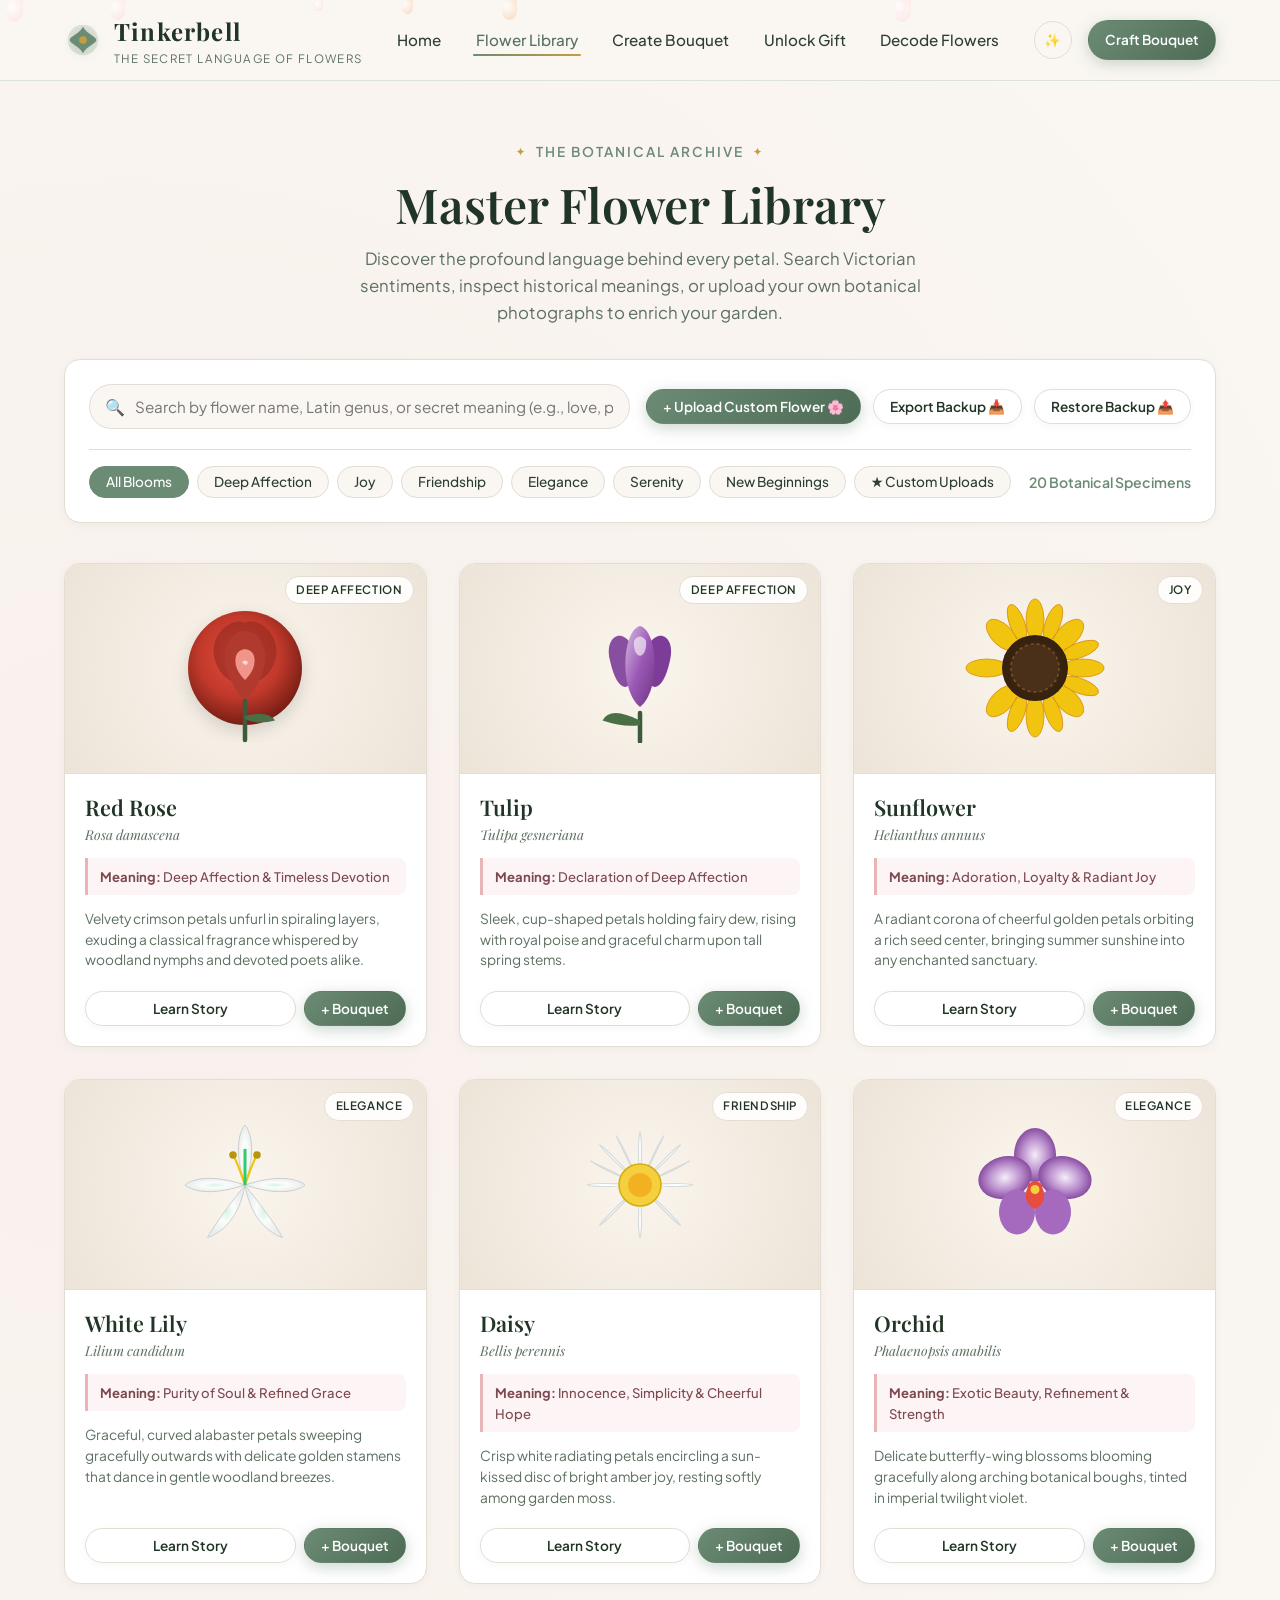
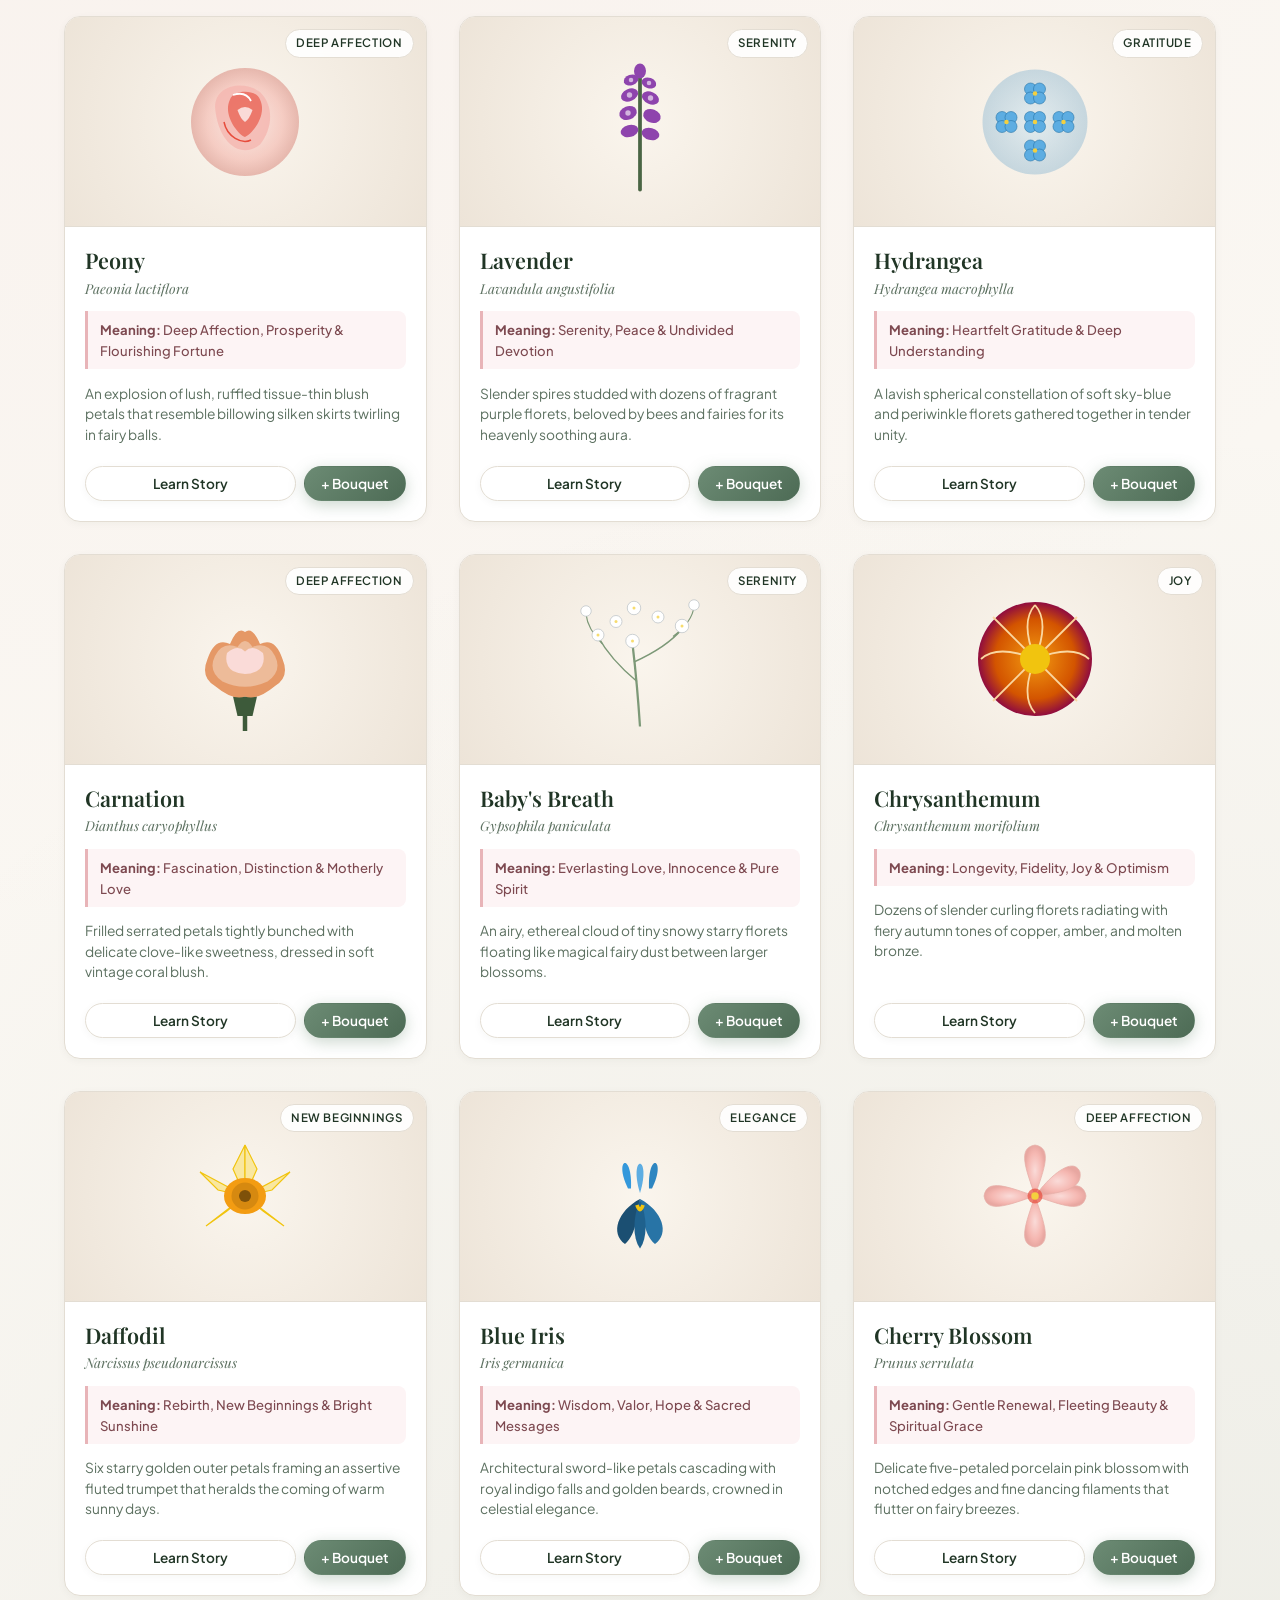
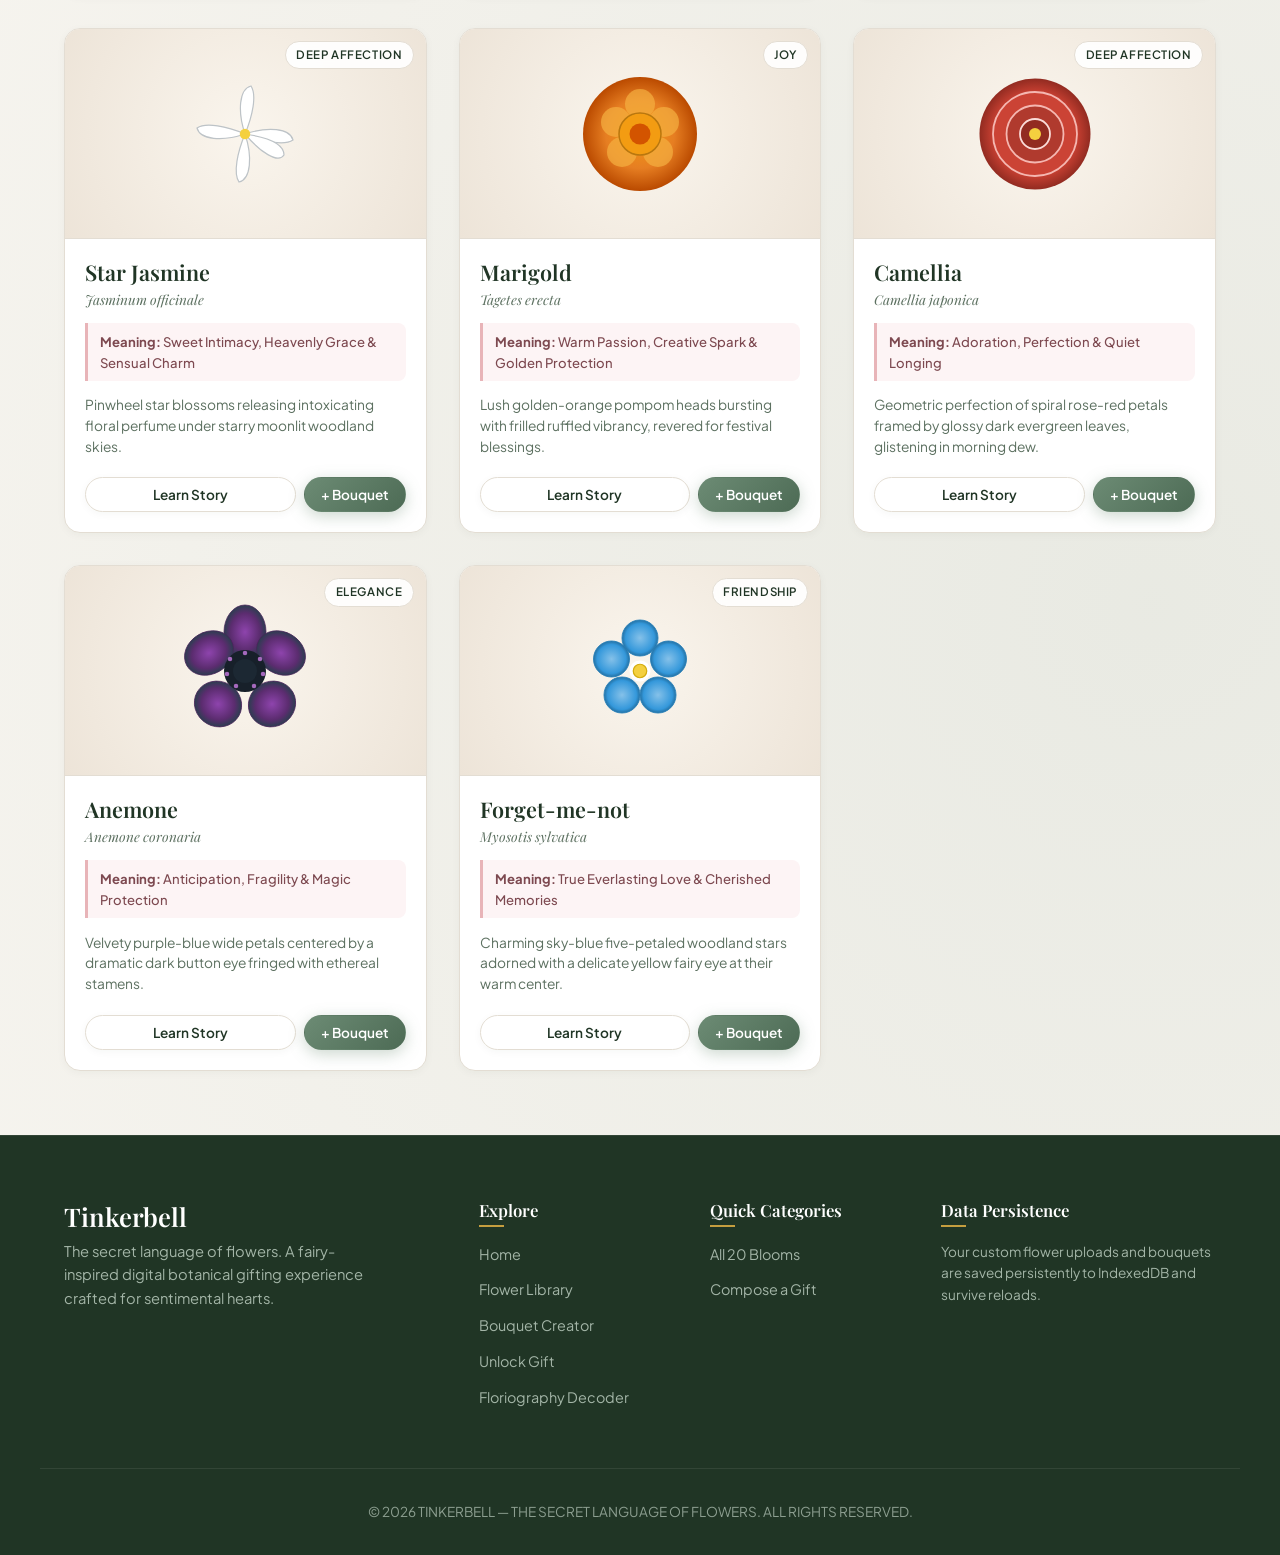
<file: flowers.html>
<!DOCTYPE html>
<html lang="en">
<head>
  <meta charset="UTF-8">
  <meta name="viewport" content="width=device-width, initial-scale=1.0">
  <title>Flower Library — Tinkerbell</title>
  <link rel="stylesheet" href="css/style.css">
  <link rel="icon" href="data:image/svg+xml,<svg xmlns=%22http://www.w3.org/2000/svg%22 viewBox=%220 0 100 100%22><text y=%22.9em%22 font-size=%2290%22>🌸</text></svg>">
</head>
<body>

  <!-- Floating Fairy Petals Container -->
  <div id="petal-canvas-container" aria-hidden="true"></div>

  <!-- Navigation Bar -->
  <nav class="navbar">
    <div class="container nav-container">
      <a href="index.html" class="brand-link">
        <svg class="brand-icon" viewBox="0 0 40 40" xmlns="http://www.w3.org/2000/svg">
          <circle cx="20" cy="20" r="16" fill="#6C8B74" opacity="0.2"/>
          <path d="M20 6 C24 14 34 16 34 20 C34 24 24 26 20 34 C16 26 6 24 6 20 C6 16 16 14 20 6 Z" fill="#6C8B74"/>
          <circle cx="20" cy="20" r="4" fill="#C59E3F"/>
        </svg>
        <div>
          <span class="brand-title">Tinkerbell</span>
          <span class="brand-tagline">The Secret Language of Flowers</span>
        </div>
      </a>

      <button class="mobile-toggle" aria-label="Toggle Navigation" aria-expanded="false">
        <svg fill="currentColor" viewBox="0 0 24 24"><path d="M3 18h18v-2H3v2zm0-5h18v-2H3v2zm0-7v2h18V6H3z"/></svg>
      </button>

      <ul class="nav-links">
        <li><a href="index.html" class="nav-link">Home</a></li>
        <li><a href="flowers.html" class="nav-link active">Flower Library</a></li>
        <li><a href="create.html" class="nav-link">Create Bouquet</a></li>
        <li><a href="unlock.html" class="nav-link">Unlock Gift</a></li>
        <li><a href="decode.html" class="nav-link">Decode Flowers</a></li>
      </ul>

      <div class="nav-actions">
        <button class="sparkle-toggle-btn" title="Toggle Floating Petals" aria-label="Toggle Floating Petals">
          ✨
        </button>
        <a href="create.html" class="btn btn-primary btn-sm">Craft Bouquet</a>
      </div>
    </div>
  </nav>

  <!-- Page Header -->
  <header style="padding: 3.5rem 0 2rem; text-align: center;">
    <div class="container">
      <div class="eyebrow">The Botanical Archive</div>
      <h1 style="font-size: 3rem; margin-bottom: 0.75rem;">Master Flower Library</h1>
      <p style="color: var(--color-botanical-muted); max-width: 620px; margin: 0 auto; font-size: 1.05rem;">
        Discover the profound language behind every petal. Search Victorian sentiments, inspect historical meanings, or upload your own botanical photographs to enrich your garden.
      </p>
    </div>
  </header>

  <!-- Main Content Container -->
  <main class="container">
    <!-- Controls Bar -->
    <div class="library-controls">
      <div class="search-and-action-bar">
        <div class="search-input-wrapper">
          <span class="search-icon">🔍</span>
          <input type="text" id="flower-search" class="search-input" placeholder="Search by flower name, Latin genus, or secret meaning (e.g., love, peace)..." aria-label="Search flowers">
        </div>

        <div style="display: flex; gap: 0.75rem; flex-wrap: wrap;">
          <button class="btn btn-primary btn-sm" id="open-upload-btn">
            + Upload Custom Flower 🌸
          </button>
          <button class="btn btn-secondary btn-sm" id="export-backup-btn" title="Export flowers and gifts as JSON">
            Export Backup 📥
          </button>
          <button class="btn btn-secondary btn-sm" id="import-backup-btn" title="Import JSON backup file">
            Restore Backup 📤
          </button>
          <input type="file" id="import-file-input" accept=".json" style="display: none;" />
        </div>
      </div>

      <!-- Category Filter Pills -->
      <div style="display: flex; justify-content: space-between; align-items: center; flex-wrap: wrap; gap: 1rem; border-top: 1px solid var(--color-border); padding-top: 1rem;">
        <div class="category-pills">
          <button class="filter-pill active" data-category="All">All Blooms</button>
          <button class="filter-pill" data-category="Deep Affection">Deep Affection</button>
          <button class="filter-pill" data-category="Joy">Joy</button>
          <button class="filter-pill" data-category="Friendship">Friendship</button>
          <button class="filter-pill" data-category="Elegance">Elegance</button>
          <button class="filter-pill" data-category="Serenity">Serenity</button>
          <button class="filter-pill" data-category="New Beginnings">New Beginnings</button>
          <button class="filter-pill" data-category="Custom">★ Custom Uploads</button>
        </div>

        <div id="flower-count" style="font-size: 0.88rem; font-weight: 600; color: var(--color-sage);">
          20 Botanical Specimens
        </div>
      </div>
    </div>

    <!-- Flowers Grid -->
    <section class="flowers-grid" id="flowers-grid" aria-live="polite">
      <!-- Dynamically generated by flowers.js -->
    </section>
  </main>

  <!-- Flower Detail Modal -->
  <div class="modal-backdrop" id="flower-detail-modal" role="dialog" aria-modal="true">
    <div class="modal-dialog">
      <div class="modal-header">
        <h3 style="font-size: 1.3rem;">Botanical Specimen Record</h3>
        <button class="modal-close-btn" id="close-detail-btn" aria-label="Close modal">&times;</button>
      </div>
      <div class="modal-content-body" id="detail-modal-body">
        <!-- Injected by flowers.js -->
      </div>
    </div>
  </div>

  <!-- Custom Flower Upload Modal -->
  <div class="modal-backdrop" id="flower-upload-modal" role="dialog" aria-modal="true">
    <div class="modal-dialog">
      <div class="modal-header">
        <h3 style="font-size: 1.3rem;">Add a Custom Botanical Wonder</h3>
        <button class="modal-close-btn" id="close-upload-btn" aria-label="Close modal">&times;</button>
      </div>
      <div class="modal-content-body">
        <form id="custom-flower-form">
          <div class="form-group">
            <label class="form-label" for="custom-name">Flower Common Name *</label>
            <input type="text" id="custom-name" class="form-input" placeholder="e.g., Mountain Bluebell, Desert Lily" required>
          </div>

          <div class="form-group">
            <label class="form-label" for="custom-botanical">Botanical / Latin Name (Optional)</label>
            <input type="text" id="custom-botanical" class="form-input" placeholder="e.g., Mertensia paniculata">
          </div>

          <div class="form-group">
            <label class="form-label" for="custom-category">Sentiment Category</label>
            <select id="custom-category" class="form-select">
              <option value="Deep Affection">Deep Affection</option>
              <option value="Friendship">Friendship</option>
              <option value="Joy">Joy</option>
              <option value="Gratitude">Gratitude</option>
              <option value="Serenity">Serenity</option>
              <option value="Elegance">Elegance</option>
              <option value="New Beginnings">New Beginnings</option>
            </select>
          </div>

          <div class="form-group">
            <label class="form-label" for="custom-meaning">Victorian Floriography Meaning *</label>
            <input type="text" id="custom-meaning" class="form-input" placeholder="e.g., Constant Humility &amp; Quiet Devotion" required>
          </div>

          <div class="form-group">
            <label class="form-label" for="custom-symbolism">Symbolic Lore &amp; Meaning Description</label>
            <textarea id="custom-symbolism" class="form-textarea" placeholder="Explain the historical folklore or sentimental meaning behind this bloom..."></textarea>
          </div>

          <div class="form-group">
            <label class="form-label">Flower Photograph (Upload from Computer)</label>
            <div class="file-dropzone" id="flower-dropzone" role="button" tabindex="0" aria-label="Upload flower photo">
              <input type="file" id="flower-photo-file" accept="image/*" class="visually-hidden-file-input">
              <div id="dropzone-empty-state">
                <div style="font-size: 2.2rem; margin-bottom: 0.5rem;">📷</div>
                <div style="font-weight: 600; font-size: 1rem; color: var(--color-botanical-dark);">Click to Browse or Drag &amp; Drop Photo Here</div>
                <div style="font-size: 0.82rem; color: var(--color-botanical-muted); margin-top: 0.35rem;">Supports any image (JPG, PNG, WebP, etc.) — Auto-optimized</div>
                <button type="button" class="btn btn-secondary btn-sm" id="browse-photo-btn" style="margin-top: 0.75rem;">Select Photo from Computer</button>
              </div>
              <div id="dropzone-preview-state" style="display: none; align-items: center; gap: 1rem; text-align: left; padding: 0.5rem;">
                <div class="image-preview-box" id="photo-preview-box" style="display: block; margin: 0; width: 80px; height: 80px; border-radius: 8px;">
                  <img id="photo-preview-img" alt="Uploaded Flower Preview" style="width: 100%; height: 100%; object-fit: cover;">
                </div>
                <div style="flex: 1;">
                  <div style="color: var(--color-sage); font-weight: 700; font-size: 0.9rem; display: flex; align-items: center; gap: 0.3rem;">
                    <span>✓</span> Photo Selected &amp; Ready
                  </div>
                  <div id="photo-file-name" style="font-size: 0.82rem; color: var(--color-botanical-muted); word-break: break-all; margin-top: 0.2rem;"></div>
                  <div style="display: flex; gap: 0.5rem; margin-top: 0.5rem;">
                    <button type="button" class="btn btn-secondary btn-sm" id="change-photo-btn" style="padding: 0.25rem 0.6rem; font-size: 0.78rem;">Change Photo</button>
                    <button type="button" class="btn btn-secondary btn-sm" id="remove-photo-btn" style="padding: 0.25rem 0.6rem; font-size: 0.78rem; color: #C0392B;">Remove</button>
                  </div>
                </div>
              </div>
            </div>
          </div>

          <div style="display: flex; gap: 1rem; margin-top: 1.5rem; justify-content: flex-end;">
            <button type="button" class="btn btn-secondary" onclick="document.getElementById('flower-upload-modal').classList.remove('active')">Cancel</button>
            <button type="submit" class="btn btn-primary">Save to My Garden ✨</button>
          </div>
        </form>
      </div>
    </div>
  </div>

  <!-- Footer -->
  <footer class="footer">
    <div class="container footer-grid">
      <div class="footer-brand">
        <h3>Tinkerbell</h3>
        <p>The secret language of flowers. A fairy-inspired digital botanical gifting experience crafted for sentimental hearts.</p>
      </div>

      <div class="footer-col">
        <h4>Explore</h4>
        <ul class="footer-links">
          <li><a href="index.html">Home</a></li>
          <li><a href="flowers.html">Flower Library</a></li>
          <li><a href="create.html">Bouquet Creator</a></li>
          <li><a href="unlock.html">Unlock Gift</a></li>
          <li><a href="decode.html">Floriography Decoder</a></li>
        </ul>
      </div>

      <div class="footer-col">
        <h4>Quick Categories</h4>
        <ul class="footer-links">
          <li><a href="flowers.html">All 20 Blooms</a></li>
          <li><a href="create.html">Compose a Gift</a></li>
        </ul>
      </div>

      <div class="footer-col">
        <h4>Data Persistence</h4>
        <p style="font-size: 0.85rem; color: #A3B5A7; line-height: 1.6;">
          Your custom flower uploads and bouquets are saved persistently to IndexedDB and survive reloads.
        </p>
      </div>
    </div>

    <div class="container footer-bottom">
      &copy; 2026 TINKERBELL — THE SECRET LANGUAGE OF FLOWERS. ALL RIGHTS RESERVED.
    </div>
  </footer>

  <!-- Scripts -->
  <script src="js/storage.js"></script>
  <script src="js/flowers-data.js"></script>
  <script src="js/flowers.js"></script>
  <script src="js/app.js"></script>
</body>
</html>
</file>
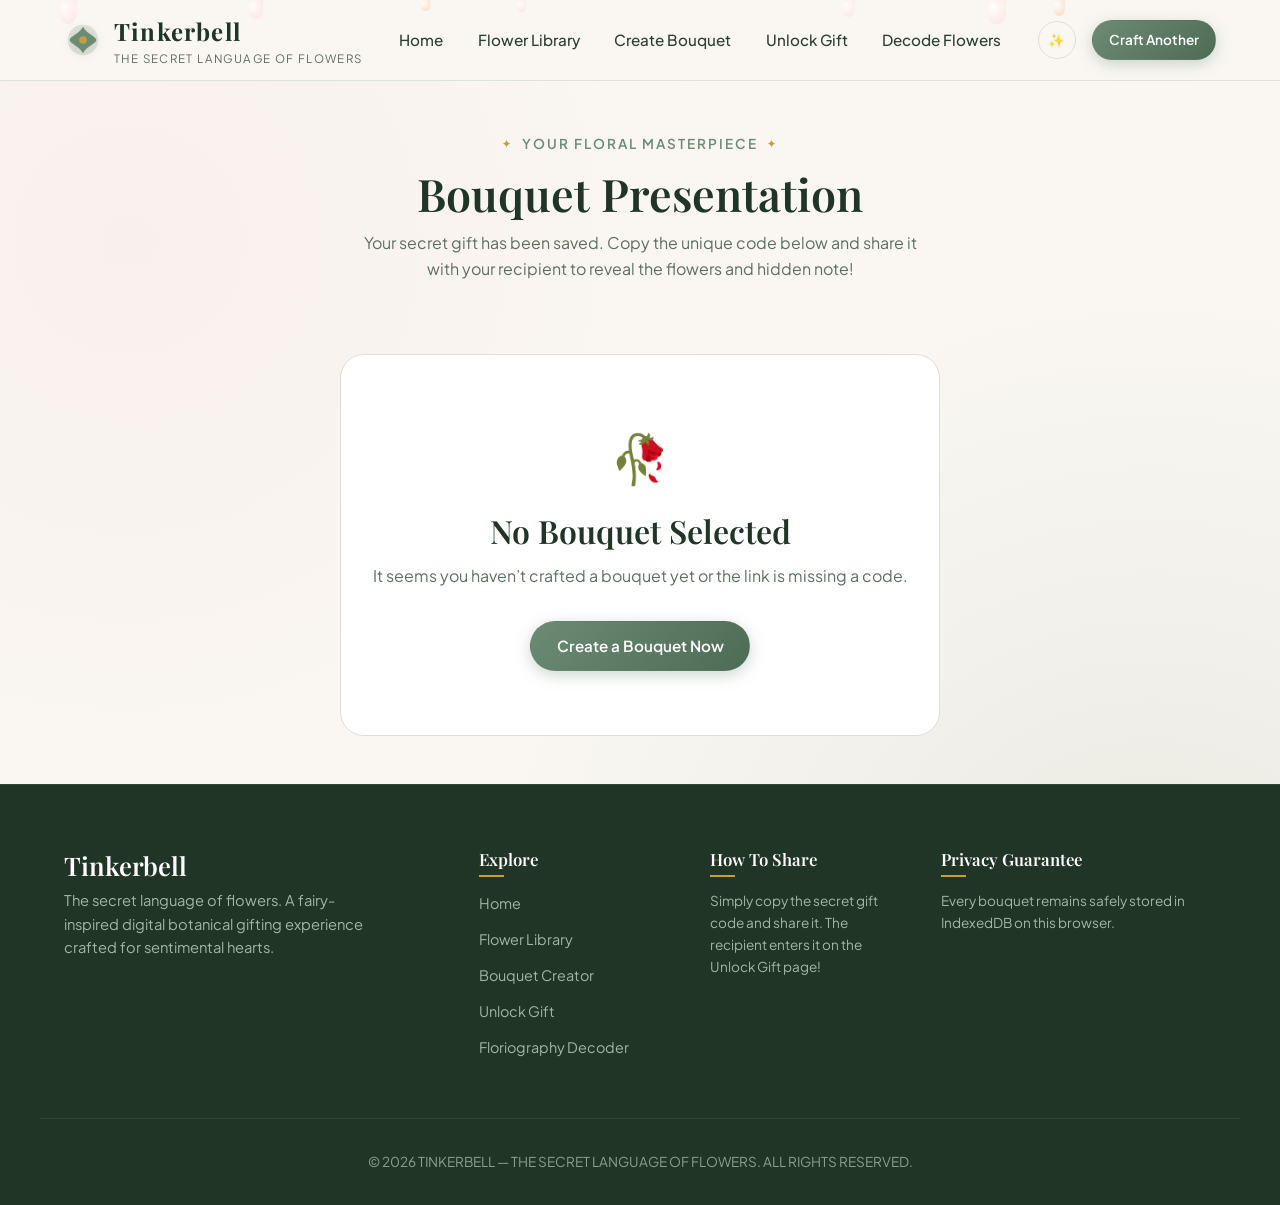
<file: preview.html>
<!DOCTYPE html>
<html lang="en">
<head>
  <meta charset="UTF-8">
  <meta name="viewport" content="width=device-width, initial-scale=1.0">
  <title>Bouquet Preview — Tinkerbell</title>
  <link rel="stylesheet" href="css/style.css">
  <link rel="icon" href="data:image/svg+xml,<svg xmlns=%22http://www.w3.org/2000/svg%22 viewBox=%220 0 100 100%22><text y=%22.9em%22 font-size=%2290%22>🌸</text></svg>">
</head>
<body>

  <!-- Floating Fairy Petals Container -->
  <div id="petal-canvas-container" aria-hidden="true"></div>

  <!-- Navigation Bar -->
  <nav class="navbar">
    <div class="container nav-container">
      <a href="index.html" class="brand-link">
        <svg class="brand-icon" viewBox="0 0 40 40" xmlns="http://www.w3.org/2000/svg">
          <circle cx="20" cy="20" r="16" fill="#6C8B74" opacity="0.2"/>
          <path d="M20 6 C24 14 34 16 34 20 C34 24 24 26 20 34 C16 26 6 24 6 20 C6 16 16 14 20 6 Z" fill="#6C8B74"/>
          <circle cx="20" cy="20" r="4" fill="#C59E3F"/>
        </svg>
        <div>
          <span class="brand-title">Tinkerbell</span>
          <span class="brand-tagline">The Secret Language of Flowers</span>
        </div>
      </a>

      <button class="mobile-toggle" aria-label="Toggle Navigation" aria-expanded="false">
        <svg fill="currentColor" viewBox="0 0 24 24"><path d="M3 18h18v-2H3v2zm0-5h18v-2H3v2zm0-7v2h18V6H3z"/></svg>
      </button>

      <ul class="nav-links">
        <li><a href="index.html" class="nav-link">Home</a></li>
        <li><a href="flowers.html" class="nav-link">Flower Library</a></li>
        <li><a href="create.html" class="nav-link">Create Bouquet</a></li>
        <li><a href="unlock.html" class="nav-link">Unlock Gift</a></li>
        <li><a href="decode.html" class="nav-link">Decode Flowers</a></li>
      </ul>

      <div class="nav-actions">
        <button class="sparkle-toggle-btn" title="Toggle Floating Petals" aria-label="Toggle Floating Petals">
          ✨
        </button>
        <a href="create.html" class="btn btn-primary btn-sm">Craft Another</a>
      </div>
    </div>
  </nav>

  <!-- Page Header -->
  <header style="padding: 3rem 0 1.5rem; text-align: center;">
    <div class="container">
      <div class="eyebrow">Your Floral Masterpiece</div>
      <h1 style="font-size: 2.8rem; margin-bottom: 0.5rem;">Bouquet Presentation</h1>
      <p style="color: var(--color-botanical-muted); max-width: 580px; margin: 0 auto; font-size: 1rem;">
        Your secret gift has been saved. Copy the unique code below and share it with your recipient to reveal the flowers and hidden note!
      </p>
    </div>
  </header>

  <!-- Main Presentation Container -->
  <main class="container" id="preview-container">
    <div class="gift-card-presentation">
      <!-- Gift Header Banner -->
      <div class="gift-card-banner">
        <div class="eyebrow" style="color: var(--color-gold);">Secret Gift Encrypted</div>
        <h2 style="color: #FFFFFF; font-size: 2.2rem; margin-bottom: 0.25rem;">
          For <span id="preview-recipient">Recipient</span>
        </h2>
        <div style="color: #D3DDD5; font-size: 0.95rem; margin-bottom: 1rem;">
          Occasion: <strong id="preview-occasion" style="color: #FFF;">Occasion</strong>
        </div>

        <div>
          <div class="gift-code-badge">
            <span id="preview-gift-code">TINK-XXXXXX</span>
            <button type="button" class="copy-btn" id="copy-code-btn" title="Copy gift code to clipboard">
              <svg width="20" height="20" fill="currentColor" viewBox="0 0 24 24">
                <path d="M16 1H4c-1.1 0-2 .9-2 2v14h2V3h12V1zm3 4H8c-1.1 0-2 .9-2 2v14c0 1.1.9 2 2 2h11c1.1 0 2-.9 2-2V7c0-1.1-.9-2-2-2zm0 16H8V7h11v14z"/>
              </svg>
            </button>
          </div>
        </div>
      </div>

      <!-- Gift Details Grid -->
      <div class="gift-details-grid">
        <!-- Visual Arrangement Preview Box -->
        <div>
          <h4 style="font-size: 1.1rem; margin-bottom: 0.75rem;">Bouquet Visual</h4>
          <div class="gift-visual-preview" id="preview-visual-box">
            <!-- Dynamically populated -->
          </div>
        </div>

        <!-- Secret Letter & Floriography Meanings -->
        <div>
          <h4 style="font-size: 1.1rem; margin-bottom: 0.75rem;">Personal Secret Note</h4>
          <div class="personal-message-scroll" id="preview-message">
            <!-- Secret message -->
          </div>

          <h4 style="font-size: 1.1rem; margin-bottom: 0.75rem;">Secret Language of Included Flowers</h4>
          <div class="secret-meaning-accordion" id="preview-flowers-list">
            <!-- Flowers with meanings -->
          </div>

          <!-- Action Buttons -->
          <div style="display: flex; gap: 0.75rem; flex-wrap: wrap; margin-top: 1.5rem;">
            <a href="unlock.html" id="test-unlock-link" class="btn btn-primary btn-sm" style="flex: 1;">
              Test Unlock Page 🔑
            </a>
            <a href="decode.html" id="preview-decode-link" class="btn btn-secondary btn-sm" style="flex: 1;">
              Full Decoder 📜
            </a>
            <a href="create.html" class="btn btn-secondary btn-sm">
              Create Another 🌸
            </a>
          </div>
        </div>
      </div>
    </div>
  </main>

  <!-- Footer -->
  <footer class="footer">
    <div class="container footer-grid">
      <div class="footer-brand">
        <h3>Tinkerbell</h3>
        <p>The secret language of flowers. A fairy-inspired digital botanical gifting experience crafted for sentimental hearts.</p>
      </div>

      <div class="footer-col">
        <h4>Explore</h4>
        <ul class="footer-links">
          <li><a href="index.html">Home</a></li>
          <li><a href="flowers.html">Flower Library</a></li>
          <li><a href="create.html">Bouquet Creator</a></li>
          <li><a href="unlock.html">Unlock Gift</a></li>
          <li><a href="decode.html">Floriography Decoder</a></li>
        </ul>
      </div>

      <div class="footer-col">
        <h4>How To Share</h4>
        <p style="font-size: 0.85rem; color: #A3B5A7; line-height: 1.6;">
          Simply copy the secret gift code and share it. The recipient enters it on the Unlock Gift page!
        </p>
      </div>

      <div class="footer-col">
        <h4>Privacy Guarantee</h4>
        <p style="font-size: 0.85rem; color: #A3B5A7; line-height: 1.6;">
          Every bouquet remains safely stored in IndexedDB on this browser.
        </p>
      </div>
    </div>

    <div class="container footer-bottom">
      &copy; 2026 TINKERBELL — THE SECRET LANGUAGE OF FLOWERS. ALL RIGHTS RESERVED.
    </div>
  </footer>

  <!-- Scripts -->
  <script src="js/storage.js"></script>
  <script src="js/flowers-data.js"></script>
  <script src="js/gifts.js"></script>
  <script src="js/app.js"></script>
</body>
</html>
</file>
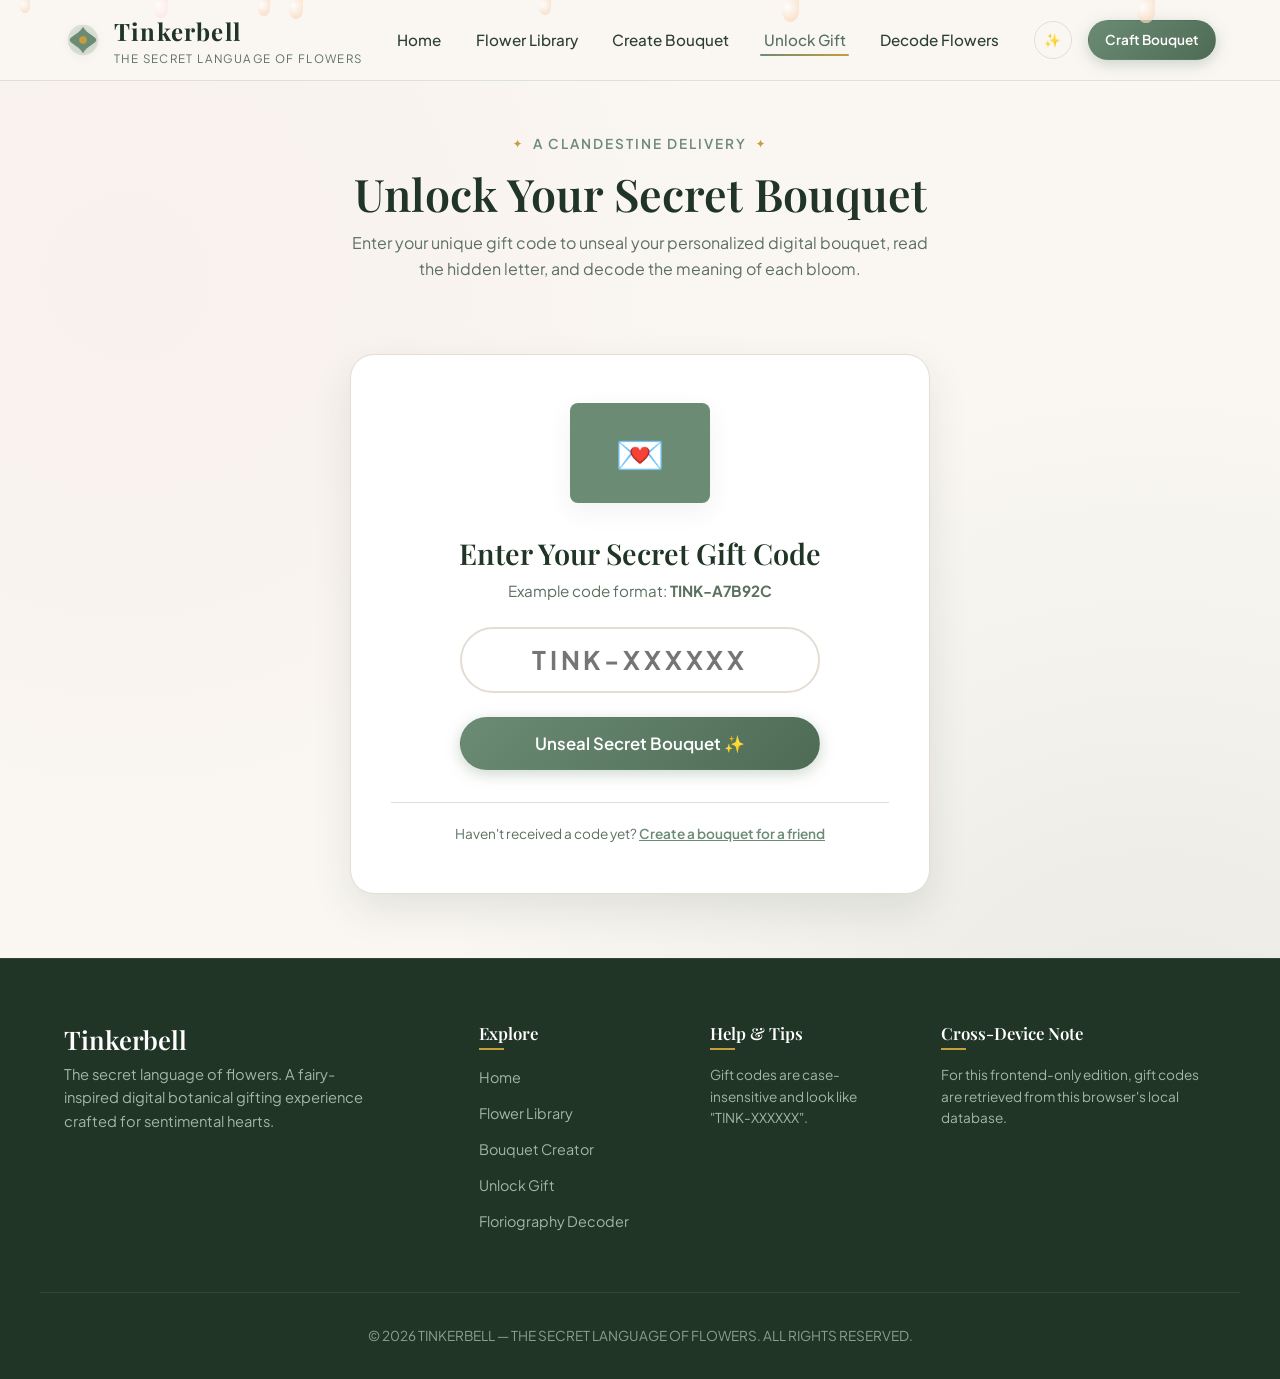
<file: unlock.html>
<!DOCTYPE html>
<html lang="en">
<head>
  <meta charset="UTF-8">
  <meta name="viewport" content="width=device-width, initial-scale=1.0">
  <title>Unlock Secret Gift — Tinkerbell</title>
  <link rel="stylesheet" href="css/style.css">
  <link rel="icon" href="data:image/svg+xml,<svg xmlns=%22http://www.w3.org/2000/svg%22 viewBox=%220 0 100 100%22><text y=%22.9em%22 font-size=%2290%22>🌸</text></svg>">
</head>
<body>

  <!-- Floating Fairy Petals Container -->
  <div id="petal-canvas-container" aria-hidden="true"></div>

  <!-- Navigation Bar -->
  <nav class="navbar">
    <div class="container nav-container">
      <a href="index.html" class="brand-link">
        <svg class="brand-icon" viewBox="0 0 40 40" xmlns="http://www.w3.org/2000/svg">
          <circle cx="20" cy="20" r="16" fill="#6C8B74" opacity="0.2"/>
          <path d="M20 6 C24 14 34 16 34 20 C34 24 24 26 20 34 C16 26 6 24 6 20 C6 16 16 14 20 6 Z" fill="#6C8B74"/>
          <circle cx="20" cy="20" r="4" fill="#C59E3F"/>
        </svg>
        <div>
          <span class="brand-title">Tinkerbell</span>
          <span class="brand-tagline">The Secret Language of Flowers</span>
        </div>
      </a>

      <button class="mobile-toggle" aria-label="Toggle Navigation" aria-expanded="false">
        <svg fill="currentColor" viewBox="0 0 24 24"><path d="M3 18h18v-2H3v2zm0-5h18v-2H3v2zm0-7v2h18V6H3z"/></svg>
      </button>

      <ul class="nav-links">
        <li><a href="index.html" class="nav-link">Home</a></li>
        <li><a href="flowers.html" class="nav-link">Flower Library</a></li>
        <li><a href="create.html" class="nav-link">Create Bouquet</a></li>
        <li><a href="unlock.html" class="nav-link active">Unlock Gift</a></li>
        <li><a href="decode.html" class="nav-link">Decode Flowers</a></li>
      </ul>

      <div class="nav-actions">
        <button class="sparkle-toggle-btn" title="Toggle Floating Petals" aria-label="Toggle Floating Petals">
          ✨
        </button>
        <a href="create.html" class="btn btn-primary btn-sm">Craft Bouquet</a>
      </div>
    </div>
  </nav>

  <!-- Page Header -->
  <header style="padding: 3rem 0 1.5rem; text-align: center;">
    <div class="container">
      <div class="eyebrow">A Clandestine Delivery</div>
      <h1 style="font-size: 2.8rem; margin-bottom: 0.5rem;">Unlock Your Secret Bouquet</h1>
      <p style="color: var(--color-botanical-muted); max-width: 580px; margin: 0 auto; font-size: 1rem;">
        Enter your unique gift code to unseal your personalized digital bouquet, read the hidden letter, and decode the meaning of each bloom.
      </p>
    </div>
  </header>

  <!-- Unlock Input Hero Card -->
  <main class="container">
    <section id="unlock-hero-section">
      <div class="unlock-box-hero">
        <div class="envelope-reveal-wrapper">
          <div class="magic-envelope" id="magic-envelope">
            💌
          </div>
        </div>

        <h2 style="font-size: 1.8rem; margin-bottom: 0.5rem;">Enter Your Secret Gift Code</h2>
        <p style="color: var(--color-botanical-muted); font-size: 0.95rem; margin-bottom: 1.5rem;">
          Example code format: <strong>TINK-A7B92C</strong>
        </p>

        <div style="max-width: 360px; margin: 0 auto;">
          <input 
            type="text" 
            id="unlock-code-input" 
            class="form-input unlock-code-field" 
            placeholder="TINK-XXXXXX" 
            maxlength="14" 
            autocomplete="off" 
            spellcheck="false" 
            aria-label="Gift Code Input"
          />

          <div id="unlock-error-message" style="display: none; color: #C0392B; font-size: 0.88rem; margin-bottom: 1rem; font-weight: 500;">
            <!-- Injected by unlock.js -->
          </div>

          <button type="button" id="unlock-submit-btn" class="btn btn-primary btn-lg" style="width: 100%;">
            Unseal Secret Bouquet ✨
          </button>
        </div>

        <div style="margin-top: 2rem; border-top: 1px solid var(--color-border); padding-top: 1.25rem;">
          <p style="font-size: 0.85rem; color: var(--color-botanical-muted);">
            Haven't received a code yet? <a href="create.html" style="color: var(--color-sage); font-weight: 600;">Create a bouquet for a friend</a>
          </p>
        </div>
      </div>
    </section>

    <!-- Unlocked Gift Display Result (Revealed dynamically) -->
    <section id="gift-result-section" style="display: none;">
      <div class="gift-card-presentation">
        <div class="gift-card-banner">
          <div class="eyebrow" style="color: var(--color-gold);">Secret Bouquet Unlocked ✨</div>
          <h2 style="color: #FFFFFF; font-size: 2.3rem; margin-bottom: 0.25rem;">
            A Bouquet for <span id="unlocked-recipient">Friend</span>
          </h2>
          <div style="color: #D3DDD5; font-size: 0.95rem; margin-bottom: 0.75rem;">
            Occasion: <strong id="unlocked-occasion" style="color: #FFF;">Celebration</strong>
          </div>
          <div class="gift-code-badge">
            <span id="unlocked-gift-code">TINK-XXXXXX</span>
          </div>
        </div>

        <div class="gift-details-grid">
          <div>
            <h4 style="font-size: 1.1rem; margin-bottom: 0.75rem;">Your Floral Arrangement</h4>
            <div class="gift-visual-preview" id="unlocked-visual-box">
              <!-- Dynamically populated -->
            </div>
          </div>

          <div>
            <h4 style="font-size: 1.1rem; margin-bottom: 0.75rem;">A Letter From Your Sender</h4>
            <div class="personal-message-scroll" id="unlocked-message">
              <!-- Secret message -->
            </div>

            <h4 style="font-size: 1.1rem; margin-bottom: 0.75rem;">The Secret Meanings of Your Flowers</h4>
            <div class="secret-meaning-accordion" id="unlocked-flowers-list">
              <!-- Flowers with meanings -->
            </div>

            <div style="display: flex; gap: 0.75rem; flex-wrap: wrap; margin-top: 1.75rem;">
              <a href="decode.html" id="unlocked-decode-btn" class="btn btn-primary btn-sm" style="flex: 1;">
                Decode Secret Story 📜
              </a>
              <a href="create.html" class="btn btn-secondary btn-sm" style="flex: 1;">
                Send a Flower in Return 🌸
              </a>
              <button type="button" class="btn btn-secondary btn-sm" onclick="window.location.reload();">
                Unlock Another 🔑
              </button>
            </div>
          </div>
        </div>
      </div>
    </section>
  </main>

  <!-- Footer -->
  <footer class="footer">
    <div class="container footer-grid">
      <div class="footer-brand">
        <h3>Tinkerbell</h3>
        <p>The secret language of flowers. A fairy-inspired digital botanical gifting experience crafted for sentimental hearts.</p>
      </div>

      <div class="footer-col">
        <h4>Explore</h4>
        <ul class="footer-links">
          <li><a href="index.html">Home</a></li>
          <li><a href="flowers.html">Flower Library</a></li>
          <li><a href="create.html">Bouquet Creator</a></li>
          <li><a href="unlock.html">Unlock Gift</a></li>
          <li><a href="decode.html">Floriography Decoder</a></li>
        </ul>
      </div>

      <div class="footer-col">
        <h4>Help &amp; Tips</h4>
        <p style="font-size: 0.85rem; color: #A3B5A7; line-height: 1.6;">
          Gift codes are case-insensitive and look like "TINK-XXXXXX".
        </p>
      </div>

      <div class="footer-col">
        <h4>Cross-Device Note</h4>
        <p style="font-size: 0.85rem; color: #A3B5A7; line-height: 1.6;">
          For this frontend-only edition, gift codes are retrieved from this browser's local database.
        </p>
      </div>
    </div>

    <div class="container footer-bottom">
      &copy; 2026 TINKERBELL — THE SECRET LANGUAGE OF FLOWERS. ALL RIGHTS RESERVED.
    </div>
  </footer>

  <!-- Scripts -->
  <script src="js/storage.js"></script>
  <script src="js/flowers-data.js"></script>
  <script src="js/unlock.js"></script>
  <script src="js/app.js"></script>
</body>
</html>
</file>
<file: TINKERBELL-The-Secret-Language-of-Flowers/css/style.css>
/* ==========================================================================
   TINKERBELL — THE SECRET LANGUAGE OF FLOWERS
   Master Stylesheet (Fairy-Inspired Botanical Design System)
   ========================================================================== */

/* Google Fonts Import */
@import url('https://fonts.googleapis.com/css2?family=Playfair+Display:ital,wght@0,400;0,600;0,700;1,400;1,600&family=Plus+Jakarta+Sans:wght@300;400;500;600;700&display=swap');

/* CSS Variables & Design Tokens */
:root {
  /* Colors */
  --color-bg: #FAF7F2;
  --color-bg-secondary: #F3ECE2;
  --color-surface: #FFFFFF;
  --color-surface-translucent: rgba(255, 255, 255, 0.85);
  
  --color-botanical-dark: #203525;
  --color-botanical-text: #2D4030;
  --color-botanical-muted: #5C7060;
  --color-sage: #6C8B74;
  --color-sage-light: #EAF0EB;
  --color-sage-hover: #56725D;

  --color-blush: #E8B4B8;
  --color-blush-light: #FDF4F5;
  --color-peach: #E09F8C;
  --color-gold: #C59E3F;
  --color-gold-light: #FBF4E2;
  --color-gold-glow: rgba(197, 158, 63, 0.35);

  --color-border: #E3DDD3;
  --color-border-delicate: rgba(108, 139, 116, 0.2);

  /* Typography */
  --font-serif: 'Playfair Display', Georgia, serif;
  --font-sans: 'Plus Jakarta Sans', system-ui, -apple-system, sans-serif;

  /* Shadows */
  --shadow-sm: 0 2px 8px rgba(32, 53, 37, 0.04);
  --shadow-md: 0 8px 24px rgba(32, 53, 37, 0.07);
  --shadow-lg: 0 16px 40px rgba(32, 53, 37, 0.1);
  --shadow-glow: 0 0 25px var(--color-gold-glow);

  /* Transitions */
  --transition-smooth: all 0.3s cubic-bezier(0.25, 0.8, 0.25, 1);
  --transition-spring: all 0.4s cubic-bezier(0.34, 1.56, 0.64, 1);

  /* Spacing & Radii */
  --radius-sm: 8px;
  --radius-md: 16px;
  --radius-lg: 24px;
  --radius-full: 9999px;
  --container-max: 1200px;
}

/* Base & Reset */
*, *::before, *::after {
  box-sizing: border-box;
  margin: 0;
  padding: 0;
}

html {
  font-size: 16px;
  scroll-behavior: smooth;
}

body {
  font-family: var(--font-sans);
  background-color: var(--color-bg);
  color: var(--color-botanical-text);
  line-height: 1.6;
  min-height: 100vh;
  display: flex;
  flex-direction: column;
  position: relative;
  overflow-x: hidden;
  background-image: 
    radial-gradient(circle at 10% 20%, rgba(232, 180, 184, 0.1) 0%, transparent 40%),
    radial-gradient(circle at 90% 80%, rgba(108, 139, 116, 0.12) 0%, transparent 45%);
}

/* Accessibility: Focus outline */
a:focus-visible, button:focus-visible, input:focus-visible, textarea:focus-visible, select:focus-visible {
  outline: 2px solid var(--color-sage);
  outline-offset: 3px;
}

/* Container */
.container {
  width: 100%;
  max-width: var(--container-max);
  margin: 0 auto;
  padding: 0 1.5rem;
}

/* Typography Utility */
h1, h2, h3, h4, h5, h6 {
  font-family: var(--font-serif);
  color: var(--color-botanical-dark);
  font-weight: 600;
  line-height: 1.25;
}

.text-gold {
  color: var(--color-gold);
}

.text-center {
  text-align: center;
}

.eyebrow {
  display: inline-flex;
  align-items: center;
  gap: 0.5rem;
  font-size: 0.85rem;
  font-weight: 600;
  letter-spacing: 0.15em;
  text-transform: uppercase;
  color: var(--color-sage);
  margin-bottom: 0.75rem;
}

.eyebrow::before, .eyebrow::after {
  content: '✦';
  font-size: 0.75rem;
  color: var(--color-gold);
}

/* Floating Fairy Petals Container */
#petal-canvas-container {
  position: fixed;
  top: 0;
  left: 0;
  width: 100%;
  height: 100%;
  pointer-events: none;
  z-index: 999;
  overflow: hidden;
}

.floating-petal {
  position: absolute;
  background: radial-gradient(circle at 30% 30%, #FADBD8, #F1948A);
  border-radius: 50% 0 50% 50%;
  opacity: 0.7;
  pointer-events: none;
  animation: floatDown linear infinite;
}

@keyframes floatDown {
  0% {
    transform: translateY(-20px) rotate(0deg) scale(0.8);
    opacity: 0;
  }
  15% {
    opacity: 0.75;
  }
  85% {
    opacity: 0.65;
  }
  100% {
    transform: translateY(105vh) rotate(360deg) scale(1.1);
    opacity: 0;
  }
}

/* Navigation Bar */
.navbar {
  position: sticky;
  top: 0;
  z-index: 100;
  background: rgba(250, 247, 242, 0.92);
  backdrop-filter: blur(12px);
  -webkit-backdrop-filter: blur(12px);
  border-bottom: 1px solid var(--color-border-delicate);
  transition: var(--transition-smooth);
}

.nav-container {
  display: flex;
  align-items: center;
  justify-content: space-between;
  height: 80px;
}

.brand-link {
  display: flex;
  align-items: center;
  gap: 0.75rem;
  text-decoration: none;
  color: var(--color-botanical-dark);
}

.brand-icon {
  width: 38px;
  height: 38px;
  fill: var(--color-sage);
  filter: drop-shadow(0 2px 4px rgba(108, 139, 116, 0.2));
  transition: var(--transition-spring);
}

.brand-link:hover .brand-icon {
  transform: rotate(12deg) scale(1.08);
}

.brand-title {
  font-family: var(--font-serif);
  font-size: 1.5rem;
  letter-spacing: 0.05em;
  font-weight: 700;
}

.brand-tagline {
  font-size: 0.72rem;
  text-transform: uppercase;
  letter-spacing: 0.12em;
  color: var(--color-botanical-muted);
  display: block;
}

.nav-links {
  display: flex;
  align-items: center;
  list-style: none;
  gap: 1.75rem;
}

.nav-link {
  text-decoration: none;
  font-size: 0.95rem;
  font-weight: 500;
  color: var(--color-botanical-text);
  padding: 0.4rem 0.2rem;
  position: relative;
  transition: var(--transition-smooth);
}

.nav-link::after {
  content: '';
  position: absolute;
  bottom: 0;
  left: 0;
  width: 0%;
  height: 2px;
  background: linear-gradient(90deg, var(--color-sage), var(--color-gold));
  transition: var(--transition-smooth);
  border-radius: 2px;
}

.nav-link:hover, .nav-link.active {
  color: var(--color-sage-hover);
}

.nav-link:hover::after, .nav-link.active::after {
  width: 100%;
}

.nav-actions {
  display: flex;
  align-items: center;
  gap: 1rem;
}

/* Mobile Nav Toggle */
.mobile-toggle {
  display: none;
  background: none;
  border: none;
  cursor: pointer;
  padding: 0.5rem;
  color: var(--color-botanical-dark);
}

.mobile-toggle svg {
  width: 28px;
  height: 28px;
}

/* Buttons */
.btn {
  display: inline-flex;
  align-items: center;
  justify-content: center;
  gap: 0.6rem;
  font-family: var(--font-sans);
  font-size: 0.95rem;
  font-weight: 600;
  padding: 0.75rem 1.6rem;
  border-radius: var(--radius-full);
  text-decoration: none;
  cursor: pointer;
  transition: var(--transition-spring);
  border: 1px solid transparent;
}

.btn-primary {
  background: linear-gradient(135deg, var(--color-sage) 0%, #4D6B55 100%);
  color: #FFFFFF;
  box-shadow: 0 4px 15px rgba(108, 139, 116, 0.35);
}

.btn-primary:hover {
  transform: translateY(-2px);
  box-shadow: 0 6px 20px rgba(108, 139, 116, 0.45);
  background: linear-gradient(135deg, #5B7A63 0%, #3F5946 100%);
}

.btn-secondary {
  background: var(--color-surface);
  color: var(--color-botanical-dark);
  border-color: var(--color-border);
  box-shadow: var(--shadow-sm);
}

.btn-secondary:hover {
  background: var(--color-sage-light);
  border-color: var(--color-sage);
  color: var(--color-sage-hover);
  transform: translateY(-2px);
}

.btn-gold {
  background: linear-gradient(135deg, #DFBD5E 0%, #C59E3F 100%);
  color: #FFFFFF;
  box-shadow: 0 4px 15px rgba(197, 158, 63, 0.3);
}

.btn-gold:hover {
  transform: translateY(-2px);
  box-shadow: 0 6px 22px rgba(197, 158, 63, 0.45);
}

.btn-sm {
  padding: 0.5rem 1rem;
  font-size: 0.85rem;
}

.btn-lg {
  padding: 0.95rem 2.2rem;
  font-size: 1.05rem;
}

.btn-icon {
  width: 42px;
  height: 42px;
  padding: 0;
  border-radius: 50%;
}

/* Subtle Fairy Sparkle Toggle */
.sparkle-toggle-btn {
  background: none;
  border: 1px solid var(--color-border);
  color: var(--color-gold);
  border-radius: 50%;
  width: 38px;
  height: 38px;
  display: flex;
  align-items: center;
  justify-content: center;
  cursor: pointer;
  transition: var(--transition-smooth);
}

.sparkle-toggle-btn:hover {
  background: var(--color-gold-light);
  transform: rotate(15deg);
}

/* Hero Section */
.hero-section {
  padding: 4.5rem 0 3.5rem;
  position: relative;
}

.hero-grid {
  display: grid;
  grid-template-columns: 1.15fr 0.85fr;
  align-items: center;
  gap: 3.5rem;
}

.hero-content h1 {
  font-size: 3.5rem;
  letter-spacing: -0.01em;
  margin-bottom: 1.25rem;
}

.hero-subtitle {
  font-size: 1.15rem;
  color: var(--color-botanical-muted);
  margin-bottom: 2.25rem;
  max-width: 520px;
  line-height: 1.7;
}

.hero-actions {
  display: flex;
  flex-wrap: wrap;
  gap: 1rem;
  margin-bottom: 2.5rem;
}

.hero-stats {
  display: flex;
  gap: 2rem;
  padding-top: 1.5rem;
  border-top: 1px solid var(--color-border-delicate);
}

.hero-stat-num {
  font-family: var(--font-serif);
  font-size: 1.75rem;
  font-weight: 700;
  color: var(--color-sage-hover);
}

.hero-stat-label {
  font-size: 0.82rem;
  text-transform: uppercase;
  letter-spacing: 0.08em;
  color: var(--color-botanical-muted);
}

/* Hero Visual & Bouquet Teaser */
.hero-visual-card {
  position: relative;
  background: var(--color-surface);
  border-radius: var(--radius-lg);
  padding: 2rem;
  box-shadow: var(--shadow-lg);
  border: 1px solid rgba(255, 255, 255, 0.8);
  display: flex;
  flex-direction: column;
  align-items: center;
  text-align: center;
}

.hero-visual-frame {
  width: 100%;
  max-width: 340px;
  height: 380px;
  background: radial-gradient(circle, #FAF4EB 0%, #F0E8DC 100%);
  border-radius: var(--radius-md);
  border: 1px solid var(--color-border);
  position: relative;
  display: flex;
  align-items: center;
  justify-content: center;
  overflow: hidden;
  box-shadow: inset 0 2px 10px rgba(0,0,0,0.03);
}

.fairy-floating-badge {
  position: absolute;
  top: 1.25rem;
  right: -1rem;
  background: #FFFFFF;
  padding: 0.6rem 1.1rem;
  border-radius: var(--radius-full);
  box-shadow: var(--shadow-md);
  font-size: 0.82rem;
  font-weight: 600;
  color: var(--color-botanical-dark);
  display: flex;
  align-items: center;
  gap: 0.5rem;
  border: 1px solid var(--color-gold-glow);
  animation: floatBounce 3s ease-in-out infinite;
}

@keyframes floatBounce {
  0%, 100% { transform: translateY(0); }
  50% { transform: translateY(-8px); }
}

/* Section Header */
.section-header {
  text-align: center;
  max-width: 680px;
  margin: 0 auto 3rem;
}

.section-header h2 {
  font-size: 2.5rem;
  margin-bottom: 0.75rem;
}

.section-header p {
  color: var(--color-botanical-muted);
  font-size: 1.05rem;
}

/* Feature Steps */
.steps-grid {
  display: grid;
  grid-template-columns: repeat(3, 1fr);
  gap: 2rem;
  margin-bottom: 5rem;
}

.step-card {
  background: var(--color-surface);
  border-radius: var(--radius-md);
  padding: 2.5rem 2rem;
  text-align: center;
  box-shadow: var(--shadow-sm);
  border: 1px solid var(--color-border);
  position: relative;
  transition: var(--transition-smooth);
}

.step-card:hover {
  transform: translateY(-5px);
  box-shadow: var(--shadow-md);
  border-color: var(--color-sage);
}

.step-number {
  position: absolute;
  top: 1rem;
  left: 1.25rem;
  font-family: var(--font-serif);
  font-size: 1.25rem;
  font-weight: 700;
  color: var(--color-border);
}

.step-icon-bubble {
  width: 72px;
  height: 72px;
  margin: 0 auto 1.5rem;
  background: var(--color-sage-light);
  border-radius: 50%;
  display: flex;
  align-items: center;
  justify-content: center;
  color: var(--color-sage);
  font-size: 1.75rem;
}

.step-card h3 {
  font-size: 1.35rem;
  margin-bottom: 0.75rem;
}

.step-card p {
  font-size: 0.95rem;
  color: var(--color-botanical-muted);
}

/* Floriography Highlight Section */
.floriography-banner {
  background: linear-gradient(135deg, #2D4030 0%, #1A281E 100%);
  color: #FBF9F5;
  border-radius: var(--radius-lg);
  padding: 3.5rem;
  position: relative;
  overflow: hidden;
  margin-bottom: 5rem;
  box-shadow: var(--shadow-lg);
}

.floriography-banner::after {
  content: '✿';
  position: absolute;
  bottom: -30px;
  right: -20px;
  font-size: 15rem;
  opacity: 0.04;
  color: #FFFFFF;
  pointer-events: none;
}

.floriography-banner h2 {
  color: #FFFFFF;
  font-size: 2.25rem;
  margin-bottom: 1rem;
}

.floriography-banner p {
  color: #D3DDD5;
  font-size: 1.05rem;
  max-width: 650px;
  margin-bottom: 2rem;
  line-height: 1.7;
}

.quote-highlight {
  font-family: var(--font-serif);
  font-style: italic;
  font-size: 1.35rem;
  color: #FAD7A0;
  border-left: 3px solid var(--color-gold);
  padding-left: 1.25rem;
  margin: 1.5rem 0;
}

/* Call to Action Banner */
.cta-banner {
  background: radial-gradient(circle at center, #F4EBE1 0%, #E8DCCF 100%);
  border-radius: var(--radius-lg);
  padding: 4rem 2rem;
  text-align: center;
  border: 1px solid var(--color-border);
  margin-bottom: 5rem;
}

.cta-banner h2 {
  font-size: 2.5rem;
  margin-bottom: 1rem;
}

.cta-banner p {
  font-size: 1.1rem;
  color: var(--color-botanical-muted);
  max-width: 550px;
  margin: 0 auto 2rem;
}

/* ==========================================================================
   FLOWER LIBRARY STYLES (flowers.html)
   ========================================================================== */
.library-controls {
  background: var(--color-surface);
  border-radius: var(--radius-md);
  padding: 1.5rem;
  box-shadow: var(--shadow-sm);
  border: 1px solid var(--color-border);
  margin-bottom: 2.5rem;
  display: flex;
  flex-direction: column;
  gap: 1.25rem;
}

.search-and-action-bar {
  display: flex;
  gap: 1rem;
  align-items: center;
  justify-content: space-between;
  flex-wrap: wrap;
}

.search-input-wrapper {
  position: relative;
  flex: 1;
  min-width: 280px;
}

.search-icon {
  position: absolute;
  left: 1rem;
  top: 50%;
  transform: translateY(-50%);
  color: var(--color-botanical-muted);
  pointer-events: none;
}

.search-input {
  width: 100%;
  padding: 0.75rem 1rem 0.75rem 2.8rem;
  border-radius: var(--radius-full);
  border: 1px solid var(--color-border);
  font-family: var(--font-sans);
  font-size: 0.95rem;
  background: var(--color-bg);
  transition: var(--transition-smooth);
}

.search-input:focus {
  border-color: var(--color-sage);
  background: #FFFFFF;
}

.category-pills {
  display: flex;
  gap: 0.5rem;
  flex-wrap: wrap;
  align-items: center;
}

.filter-pill {
  background: var(--color-bg);
  border: 1px solid var(--color-border);
  color: var(--color-botanical-text);
  font-family: var(--font-sans);
  font-size: 0.85rem;
  font-weight: 500;
  padding: 0.4rem 1rem;
  border-radius: var(--radius-full);
  cursor: pointer;
  transition: var(--transition-smooth);
}

.filter-pill:hover, .filter-pill.active {
  background: var(--color-sage);
  color: #FFFFFF;
  border-color: var(--color-sage);
}

/* Flower Cards Grid */
.flowers-grid {
  display: grid;
  grid-template-columns: repeat(auto-fill, minmax(270px, 1fr));
  gap: 2rem;
  margin-bottom: 4rem;
}

.flower-card {
  background: var(--color-surface);
  border-radius: var(--radius-md);
  overflow: hidden;
  border: 1px solid var(--color-border);
  box-shadow: var(--shadow-sm);
  display: flex;
  flex-direction: column;
  transition: var(--transition-smooth);
  position: relative;
}

.flower-card:hover {
  transform: translateY(-6px);
  box-shadow: var(--shadow-md);
  border-color: var(--color-sage);
}

.card-image-box {
  height: 210px;
  background: radial-gradient(circle, #FAF5ED 0%, #EDE4D8 100%);
  display: flex;
  align-items: center;
  justify-content: center;
  position: relative;
  overflow: hidden;
  border-bottom: 1px solid var(--color-border);
}

.flower-art {
  width: 150px;
  height: 150px;
  transition: var(--transition-spring);
}

.flower-card:hover .flower-art {
  transform: scale(1.08) rotate(2deg);
}

.card-custom-img {
  width: 100%;
  height: 100%;
  object-fit: cover;
  transition: var(--transition-smooth);
}

.flower-card:hover .card-custom-img {
  transform: scale(1.05);
}

.badge-tag {
  position: absolute;
  top: 0.75rem;
  right: 0.75rem;
  font-size: 0.72rem;
  font-weight: 600;
  text-transform: uppercase;
  letter-spacing: 0.05em;
  padding: 0.25rem 0.65rem;
  border-radius: var(--radius-full);
  background: rgba(255, 255, 255, 0.9);
  backdrop-filter: blur(4px);
  color: var(--color-botanical-dark);
  border: 1px solid var(--color-border);
}

.badge-custom {
  left: 0.75rem;
  right: auto;
  background: var(--color-gold-light);
  color: #8C6A1E;
  border-color: #E2CF9D;
}

.card-body {
  padding: 1.25rem;
  display: flex;
  flex-direction: column;
  flex: 1;
}

.flower-name {
  font-size: 1.35rem;
  margin-bottom: 0.2rem;
}

.botanical-latin {
  font-family: var(--font-serif);
  font-style: italic;
  font-size: 0.85rem;
  color: var(--color-botanical-muted);
  margin-bottom: 0.75rem;
}

.flower-meaning-pill {
  background: var(--color-blush-light);
  border-left: 3px solid var(--color-blush);
  padding: 0.5rem 0.75rem;
  font-size: 0.82rem;
  font-weight: 500;
  color: #7D4950;
  border-radius: 0 var(--radius-sm) var(--radius-sm) 0;
  margin-bottom: 0.9rem;
}

.flower-desc-short {
  font-size: 0.86rem;
  color: var(--color-botanical-muted);
  line-height: 1.5;
  margin-bottom: 1.25rem;
  flex: 1;
}

.card-footer-actions {
  display: flex;
  gap: 0.5rem;
}

/* Modals (Flower Detail & Custom Upload) */
.modal-backdrop {
  position: fixed;
  top: 0;
  left: 0;
  width: 100%;
  height: 100%;
  background: rgba(32, 53, 37, 0.5);
  backdrop-filter: blur(6px);
  -webkit-backdrop-filter: blur(6px);
  z-index: 1000;
  display: none;
  align-items: center;
  justify-content: center;
  padding: 1.5rem;
}

.modal-backdrop.active {
  display: flex;
}

.modal-dialog {
  background: var(--color-surface);
  border-radius: var(--radius-lg);
  max-width: 620px;
  width: 100%;
  max-height: 90vh;
  overflow-y: auto;
  box-shadow: var(--shadow-lg);
  border: 1px solid var(--color-border);
  position: relative;
  animation: modalPop 0.3s cubic-bezier(0.34, 1.56, 0.64, 1);
}

@keyframes modalPop {
  0% { transform: scale(0.92); opacity: 0; }
  100% { transform: scale(1); opacity: 1; }
}

.modal-header {
  padding: 1.5rem 1.75rem;
  border-bottom: 1px solid var(--color-border);
  display: flex;
  align-items: center;
  justify-content: space-between;
}

.modal-close-btn {
  background: none;
  border: none;
  font-size: 1.5rem;
  color: var(--color-botanical-muted);
  cursor: pointer;
  padding: 0.25rem;
  border-radius: 50%;
  transition: var(--transition-smooth);
}

.modal-close-btn:hover {
  color: var(--color-botanical-dark);
  background: var(--color-bg);
}

.modal-content-body {
  padding: 1.75rem;
}

/* Form Styles */
.form-group {
  margin-bottom: 1.25rem;
}

.form-label {
  display: block;
  font-size: 0.88rem;
  font-weight: 600;
  margin-bottom: 0.45rem;
  color: var(--color-botanical-dark);
}

.form-input, .form-select, .form-textarea {
  width: 100%;
  padding: 0.75rem 1rem;
  border-radius: var(--radius-sm);
  border: 1px solid var(--color-border);
  font-family: var(--font-sans);
  font-size: 0.95rem;
  background: #FFFFFF;
  color: var(--color-botanical-text);
  transition: var(--transition-smooth);
}

.form-input:focus, .form-select:focus, .form-textarea:focus {
  border-color: var(--color-sage);
  box-shadow: 0 0 0 3px rgba(108, 139, 116, 0.15);
}

.form-textarea {
  resize: vertical;
  min-height: 100px;
}

.visually-hidden-file-input {
  position: absolute;
  width: 1px;
  height: 1px;
  padding: 0;
  margin: -1px;
  overflow: hidden;
  clip: rect(0, 0, 0, 0);
  white-space: nowrap;
  border: 0;
  opacity: 0;
  pointer-events: none;
}

.file-dropzone {
  border: 2px dashed var(--color-border);
  border-radius: var(--radius-md);
  padding: 1.75rem 1.25rem;
  text-align: center;
  cursor: pointer;
  background: var(--color-bg);
  transition: var(--transition-smooth);
  position: relative;
  user-select: none;
}

.file-dropzone:hover, .file-dropzone:focus-visible, .file-dropzone.dragover {
  border-color: var(--color-sage);
  background: var(--color-sage-light);
  box-shadow: 0 0 0 3px rgba(108, 139, 116, 0.15);
}

.file-dropzone.dragover {
  border-style: solid;
  transform: scale(1.01);
}

.file-dropzone.has-file {
  border-style: solid;
  border-color: var(--color-sage);
  background: #FFFFFF;
}

.image-preview-box {
  width: 120px;
  height: 120px;
  margin: 1rem auto 0;
  border-radius: var(--radius-sm);
  border: 1px solid var(--color-border);
  overflow: hidden;
  display: none;
}

.image-preview-box img {
  width: 100%;
  height: 100%;
  object-fit: cover;
}

/* ==========================================================================
   BOUQUET CREATOR (create.html)
   ========================================================================== */
.creator-layout {
  display: grid;
  grid-template-columns: 1.1fr 0.9fr;
  gap: 2.5rem;
  align-items: start;
  margin-bottom: 5rem;
}

/* Live Interactive Bouquet Canvas */
.bouquet-canvas-card {
  background: var(--color-surface);
  border-radius: var(--radius-lg);
  padding: 2rem;
  border: 1px solid var(--color-border);
  box-shadow: var(--shadow-md);
  position: sticky;
  top: 100px;
}

.bouquet-display-stage {
  width: 100%;
  height: 480px;
  background: radial-gradient(circle at 50% 30%, #FBF7EE 0%, #EDE1CF 100%);
  border-radius: var(--radius-md);
  border: 1px solid var(--color-border);
  position: relative;
  overflow: hidden;
  box-shadow: inset 0 2px 15px rgba(0,0,0,0.04);
}

/* Arrangement Layers */
.bouquet-visual-layers {
  width: 100%;
  height: 100%;
  position: relative;
}

/* Wrapper Styles */
.bouquet-wrapper-paper {
  position: absolute;
  bottom: 0;
  left: 50%;
  transform: translateX(-50%);
  width: 280px;
  height: 250px;
  z-index: 5;
  clip-path: polygon(15% 0%, 85% 0%, 65% 100%, 35% 100%);
  box-shadow: 0 10px 25px rgba(0,0,0,0.15);
  transition: var(--transition-smooth);
}

.wrap-ivory {
  background: linear-gradient(135deg, #FFFDF8 0%, #EFE8DA 100%);
  border-top: 2px solid #E2D3B8;
}

.wrap-blush {
  background: linear-gradient(135deg, #F9EBEA 0%, #E6B0AA 100%);
  border-top: 2px solid #C0392B;
}

.wrap-sage {
  background: linear-gradient(135deg, #EAF2EC 0%, #9AB8A0 100%);
  border-top: 2px solid #4D6B55;
}

.wrap-kraft {
  background: linear-gradient(135deg, #E5C396 0%, #A07849 100%);
  border-top: 2px solid #6E4D25;
}

.wrap-floral {
  background-color: #FDFEFE;
  background-image: radial-gradient(#FADBD8 20%, transparent 20%), radial-gradient(#D5F5E3 20%, transparent 20%);
  background-size: 20px 20px;
  background-position: 0 0, 10px 10px;
  border-top: 2px solid #E8B4B8;
}

/* Satin Bow & Ribbon */
.bouquet-ribbon-bow {
  position: absolute;
  bottom: 50px;
  left: 50%;
  transform: translateX(-50%);
  z-index: 10;
  display: flex;
  align-items: center;
  justify-content: center;
}

.ribbon-knot {
  width: 22px;
  height: 22px;
  background: var(--color-gold);
  border-radius: 50%;
  box-shadow: 0 2px 6px rgba(0,0,0,0.2);
  position: relative;
  z-index: 2;
}

.ribbon-loop-left, .ribbon-loop-right {
  width: 28px;
  height: 20px;
  background: #DFBD5E;
  border-radius: 50%;
  box-shadow: 0 2px 4px rgba(0,0,0,0.15);
}

.ribbon-loop-left {
  transform: rotate(-30deg) translate(4px, 0);
}

.ribbon-loop-right {
  transform: rotate(30deg) translate(-4px, 0);
}

/* Individual Stems Layered in Vase / Wrap */
.bouquet-stems-container {
  position: absolute;
  top: 40px;
  left: 0;
  width: 100%;
  height: 380px;
  pointer-events: none;
}

.arranged-flower-item {
  position: absolute;
  width: 110px;
  height: 110px;
  transform-origin: center bottom;
  filter: drop-shadow(0 6px 10px rgba(0,0,0,0.12));
  transition: transform 0.4s ease;
}

.arranged-flower-item svg {
  width: 100%;
  height: 100%;
}

.arranged-flower-item img {
  width: 90px;
  height: 90px;
  border-radius: 50%;
  border: 3px solid #FFFFFF;
  object-fit: cover;
}

/* Alternative Bouquet Photo Visual Mode */
.bouquet-full-photo-view {
  width: 100%;
  height: 100%;
  display: flex;
  align-items: center;
  justify-content: center;
}

.bouquet-full-photo-view img {
  width: 100%;
  height: 100%;
  object-fit: cover;
}

/* Selection Tabs */
.visual-mode-toggle {
  display: flex;
  background: var(--color-bg);
  padding: 0.35rem;
  border-radius: var(--radius-full);
  border: 1px solid var(--color-border);
  margin-bottom: 1.5rem;
}

.visual-mode-btn {
  flex: 1;
  text-align: center;
  padding: 0.5rem 1rem;
  border-radius: var(--radius-full);
  font-size: 0.88rem;
  font-weight: 600;
  cursor: pointer;
  background: none;
  border: none;
  color: var(--color-botanical-muted);
  transition: var(--transition-smooth);
}

.visual-mode-btn.active {
  background: var(--color-surface);
  color: var(--color-botanical-dark);
  box-shadow: var(--shadow-sm);
}

/* Wrap Option Radio Buttons */
.wrap-selector-group {
  display: flex;
  gap: 0.75rem;
  margin-bottom: 1.5rem;
  flex-wrap: wrap;
}

.wrap-option-pill {
  display: flex;
  align-items: center;
  gap: 0.5rem;
  padding: 0.45rem 0.9rem;
  border-radius: var(--radius-full);
  border: 1px solid var(--color-border);
  background: var(--color-surface);
  cursor: pointer;
  font-size: 0.85rem;
  font-weight: 500;
  transition: var(--transition-smooth);
}

.wrap-option-pill:hover, .wrap-option-pill.active {
  border-color: var(--color-sage);
  background: var(--color-sage-light);
}

.wrap-color-dot {
  width: 14px;
  height: 14px;
  border-radius: 50%;
  border: 1px solid rgba(0,0,0,0.1);
}

/* Flower Picker in Creator */
.flower-picker-box {
  max-height: 300px;
  overflow-y: auto;
  border: 1px solid var(--color-border);
  border-radius: var(--radius-sm);
  padding: 0.75rem;
  background: var(--color-bg);
  margin-bottom: 1.5rem;
}

.picker-flower-item {
  display: flex;
  align-items: center;
  justify-content: space-between;
  padding: 0.6rem 0.8rem;
  border-radius: var(--radius-sm);
  background: var(--color-surface);
  margin-bottom: 0.5rem;
  border: 1px solid var(--color-border);
  transition: var(--transition-smooth);
}

.picker-flower-item:hover {
  border-color: var(--color-sage);
}

.picker-flower-info {
  display: flex;
  align-items: center;
  gap: 0.75rem;
}

.picker-flower-thumb {
  width: 36px;
  height: 36px;
  border-radius: 50%;
  background: var(--color-bg);
  display: flex;
  align-items: center;
  justify-content: center;
  overflow: hidden;
}

.picker-flower-thumb svg {
  width: 26px;
  height: 26px;
}

/* Selected Flowers List & Quantities */
.selected-flowers-summary {
  margin-bottom: 1.75rem;
}

.selected-flower-row {
  display: flex;
  align-items: center;
  justify-content: space-between;
  padding: 0.75rem 1rem;
  background: var(--color-surface);
  border-radius: var(--radius-sm);
  border: 1px solid var(--color-border);
  margin-bottom: 0.5rem;
}

.qty-control {
  display: flex;
  align-items: center;
  gap: 0.6rem;
}

.qty-btn {
  width: 28px;
  height: 28px;
  border-radius: 50%;
  border: 1px solid var(--color-border);
  background: var(--color-bg);
  cursor: pointer;
  display: flex;
  align-items: center;
  justify-content: center;
  font-weight: bold;
}

.qty-btn:hover {
  background: var(--color-sage-light);
  border-color: var(--color-sage);
}

.qty-number {
  font-weight: 600;
  min-width: 20px;
  text-align: center;
}

/* ==========================================================================
   PREVIEW & UNLOCK STYLES (preview.html & unlock.html)
   ========================================================================== */
.gift-card-presentation {
  max-width: 820px;
  margin: 0 auto 5rem;
  background: var(--color-surface);
  border-radius: var(--radius-lg);
  box-shadow: var(--shadow-lg);
  border: 1px solid var(--color-border);
  overflow: hidden;
}

.gift-card-banner {
  background: linear-gradient(135deg, #2D4030 0%, #1A281E 100%);
  color: #FFFFFF;
  padding: 2.5rem 2rem;
  text-align: center;
  position: relative;
}

.gift-code-badge {
  display: inline-flex;
  align-items: center;
  gap: 0.75rem;
  background: rgba(255, 255, 255, 0.12);
  backdrop-filter: blur(8px);
  padding: 0.6rem 1.4rem;
  border-radius: var(--radius-full);
  border: 1px solid rgba(212, 175, 55, 0.4);
  font-family: var(--font-sans);
  font-size: 1.25rem;
  font-weight: 700;
  letter-spacing: 0.15em;
  color: #FAD7A0;
  margin-top: 1rem;
}

.copy-btn {
  background: none;
  border: none;
  color: #FFFFFF;
  cursor: pointer;
  display: flex;
  align-items: center;
  padding: 0.2rem;
  transition: var(--transition-smooth);
}

.copy-btn:hover {
  color: #FAD7A0;
  transform: scale(1.1);
}

.gift-details-grid {
  display: grid;
  grid-template-columns: 1fr 1fr;
  padding: 2.5rem;
  gap: 2.5rem;
}

.gift-visual-preview {
  height: 420px;
  border-radius: var(--radius-md);
  overflow: hidden;
  border: 1px solid var(--color-border);
  background: radial-gradient(circle, #FAF5ED 0%, #EDE1CF 100%);
  position: relative;
}

.personal-message-scroll {
  background: #FCFBF9;
  border: 1px solid #EFE8DD;
  border-left: 4px solid var(--color-sage);
  border-radius: var(--radius-sm);
  padding: 1.5rem;
  font-family: var(--font-serif);
  font-size: 1.15rem;
  line-height: 1.8;
  color: #2D4030;
  margin-bottom: 1.5rem;
  position: relative;
}

.secret-meaning-accordion {
  border: 1px solid var(--color-border);
  border-radius: var(--radius-sm);
  background: var(--color-bg);
  padding: 1rem;
}

.accordion-flower-row {
  display: flex;
  align-items: center;
  gap: 0.8rem;
  padding: 0.6rem 0;
  border-bottom: 1px solid rgba(0,0,0,0.06);
}

.accordion-flower-row:last-child {
  border-bottom: none;
}

/* Unlock Code Input Hero */
.unlock-box-hero {
  max-width: 580px;
  margin: 3rem auto 4rem;
  background: var(--color-surface);
  border-radius: var(--radius-lg);
  padding: 3rem 2.5rem;
  box-shadow: var(--shadow-lg);
  border: 1px solid var(--color-border);
  text-align: center;
}

.unlock-code-field {
  text-align: center;
  font-size: 1.6rem;
  font-weight: 700;
  letter-spacing: 0.15em;
  text-transform: uppercase;
  padding: 0.9rem;
  border-radius: var(--radius-full);
  margin-bottom: 1.5rem;
  border: 2px solid var(--color-border);
  color: var(--color-botanical-dark);
}

.unlock-code-field:focus {
  border-color: var(--color-gold);
  box-shadow: 0 0 15px var(--color-gold-glow);
}

/* Envelope Reveal Animation */
.envelope-reveal-wrapper {
  perspective: 1000px;
  margin-bottom: 2rem;
}

.magic-envelope {
  width: 140px;
  height: 100px;
  background: var(--color-sage);
  margin: 0 auto 1.5rem;
  border-radius: 8px;
  position: relative;
  box-shadow: var(--shadow-md);
  display: flex;
  align-items: center;
  justify-content: center;
  color: #FFFFFF;
  font-size: 2.5rem;
  transition: transform 0.6s cubic-bezier(0.175, 0.885, 0.32, 1.275);
}

.magic-envelope.unlocked {
  transform: rotateX(180deg) scale(0.9);
  opacity: 0;
}

/* ==========================================================================
   DECODER STYLES (decode.html)
   ========================================================================== */
.decoder-header-card {
  background: linear-gradient(135deg, #2D4030 0%, #1A281E 100%);
  color: #FFFFFF;
  border-radius: var(--radius-lg);
  padding: 3rem 2rem;
  text-align: center;
  margin-bottom: 3rem;
  box-shadow: var(--shadow-md);
}

.decoded-sentiment-tag {
  display: inline-block;
  background: rgba(255, 255, 255, 0.15);
  padding: 0.4rem 1rem;
  border-radius: var(--radius-full);
  font-size: 0.85rem;
  margin: 0.3rem;
}

/* ==========================================================================
   FOOTER
   ========================================================================== */
.footer {
  margin-top: auto;
  background: #203525;
  color: #D3DDD5;
  padding: 4rem 0 2rem;
  border-top: 1px solid rgba(255, 255, 255, 0.08);
}

.footer-grid {
  display: grid;
  grid-template-columns: 2fr 1fr 1fr 1.5fr;
  gap: 3rem;
  margin-bottom: 3rem;
}

.footer-brand h3 {
  color: #FFFFFF;
  font-size: 1.6rem;
  margin-bottom: 0.5rem;
}

.footer-brand p {
  color: #A3B5A7;
  font-size: 0.92rem;
  max-width: 320px;
  line-height: 1.6;
}

.footer-col h4 {
  color: #FFFFFF;
  font-size: 1.05rem;
  margin-bottom: 1.25rem;
  position: relative;
}

.footer-col h4::after {
  content: '';
  position: absolute;
  bottom: -0.4rem;
  left: 0;
  width: 25px;
  height: 2px;
  background: var(--color-gold);
}

.footer-links {
  list-style: none;
}

.footer-links li {
  margin-bottom: 0.65rem;
}

.footer-links a {
  color: #A3B5A7;
  text-decoration: none;
  font-size: 0.9rem;
  transition: var(--transition-smooth);
}

.footer-links a:hover {
  color: #FFFFFF;
  padding-left: 4px;
}

.footer-bottom {
  text-align: center;
  padding-top: 2rem;
  border-top: 1px solid rgba(255, 255, 255, 0.08);
  font-size: 0.85rem;
  color: #8C9E90;
}

/* Toast Notifications */
.toast-container {
  position: fixed;
  bottom: 2rem;
  right: 2rem;
  z-index: 9999;
  display: flex;
  flex-direction: column;
  gap: 0.75rem;
  pointer-events: none;
}

.toast {
  background: #203525;
  color: #FFFFFF;
  padding: 0.9rem 1.4rem;
  border-radius: var(--radius-sm);
  box-shadow: var(--shadow-lg);
  font-size: 0.92rem;
  display: flex;
  align-items: center;
  gap: 0.75rem;
  border-left: 4px solid var(--color-gold);
  pointer-events: auto;
  animation: toastSlideIn 0.3s ease;
}

@keyframes toastSlideIn {
  from { transform: translateX(100%); opacity: 0; }
  to { transform: translateX(0); opacity: 1; }
}

/* Responsive Media Queries */
@media (max-width: 992px) {
  .hero-grid {
    grid-template-columns: 1fr;
    text-align: center;
  }
  .hero-subtitle {
    margin: 0 auto 2rem;
  }
  .hero-actions {
    justify-content: center;
  }
  .hero-stats {
    justify-content: center;
  }
  .creator-layout {
    grid-template-columns: 1fr;
  }
  .steps-grid {
    grid-template-columns: 1fr;
  }
  .gift-details-grid {
    grid-template-columns: 1fr;
  }
  .footer-grid {
    grid-template-columns: 1fr 1fr;
  }
}

@media (max-width: 768px) {
  .nav-links {
    display: none;
    position: absolute;
    top: 80px;
    left: 0;
    width: 100%;
    background: #FAF7F2;
    flex-direction: column;
    padding: 1.5rem;
    box-shadow: var(--shadow-md);
    border-bottom: 1px solid var(--color-border);
  }
  .nav-links.open {
    display: flex;
  }
  .mobile-toggle {
    display: block;
  }
  .hero-content h1 {
    font-size: 2.5rem;
  }
  .footer-grid {
    grid-template-columns: 1fr;
  }
}
</file>
<file: css/style.css>
/* ==========================================================================
   TINKERBELL — THE SECRET LANGUAGE OF FLOWERS
   Master Stylesheet (Fairy-Inspired Botanical Design System)
   ========================================================================== */

/* Google Fonts Import */
@import url('https://fonts.googleapis.com/css2?family=Playfair+Display:ital,wght@0,400;0,600;0,700;1,400;1,600&family=Plus+Jakarta+Sans:wght@300;400;500;600;700&display=swap');

/* CSS Variables & Design Tokens */
:root {
  /* Colors */
  --color-bg: #FAF7F2;
  --color-bg-secondary: #F3ECE2;
  --color-surface: #FFFFFF;
  --color-surface-translucent: rgba(255, 255, 255, 0.85);
  
  --color-botanical-dark: #203525;
  --color-botanical-text: #2D4030;
  --color-botanical-muted: #5C7060;
  --color-sage: #6C8B74;
  --color-sage-light: #EAF0EB;
  --color-sage-hover: #56725D;

  --color-blush: #E8B4B8;
  --color-blush-light: #FDF4F5;
  --color-peach: #E09F8C;
  --color-gold: #C59E3F;
  --color-gold-light: #FBF4E2;
  --color-gold-glow: rgba(197, 158, 63, 0.35);

  --color-border: #E3DDD3;
  --color-border-delicate: rgba(108, 139, 116, 0.2);

  /* Typography */
  --font-serif: 'Playfair Display', Georgia, serif;
  --font-sans: 'Plus Jakarta Sans', system-ui, -apple-system, sans-serif;

  /* Shadows */
  --shadow-sm: 0 2px 8px rgba(32, 53, 37, 0.04);
  --shadow-md: 0 8px 24px rgba(32, 53, 37, 0.07);
  --shadow-lg: 0 16px 40px rgba(32, 53, 37, 0.1);
  --shadow-glow: 0 0 25px var(--color-gold-glow);

  /* Transitions */
  --transition-smooth: all 0.3s cubic-bezier(0.25, 0.8, 0.25, 1);
  --transition-spring: all 0.4s cubic-bezier(0.34, 1.56, 0.64, 1);

  /* Spacing & Radii */
  --radius-sm: 8px;
  --radius-md: 16px;
  --radius-lg: 24px;
  --radius-full: 9999px;
  --container-max: 1200px;
}

/* Base & Reset */
*, *::before, *::after {
  box-sizing: border-box;
  margin: 0;
  padding: 0;
}

html {
  font-size: 16px;
  scroll-behavior: smooth;
}

body {
  font-family: var(--font-sans);
  background-color: var(--color-bg);
  color: var(--color-botanical-text);
  line-height: 1.6;
  min-height: 100vh;
  display: flex;
  flex-direction: column;
  position: relative;
  overflow-x: hidden;
  background-image: 
    radial-gradient(circle at 10% 20%, rgba(232, 180, 184, 0.1) 0%, transparent 40%),
    radial-gradient(circle at 90% 80%, rgba(108, 139, 116, 0.12) 0%, transparent 45%);
}

/* Accessibility: Focus outline */
a:focus-visible, button:focus-visible, input:focus-visible, textarea:focus-visible, select:focus-visible {
  outline: 2px solid var(--color-sage);
  outline-offset: 3px;
}

/* Container */
.container {
  width: 100%;
  max-width: var(--container-max);
  margin: 0 auto;
  padding: 0 1.5rem;
}

/* Typography Utility */
h1, h2, h3, h4, h5, h6 {
  font-family: var(--font-serif);
  color: var(--color-botanical-dark);
  font-weight: 600;
  line-height: 1.25;
}

.text-gold {
  color: var(--color-gold);
}

.text-center {
  text-align: center;
}

.eyebrow {
  display: inline-flex;
  align-items: center;
  gap: 0.5rem;
  font-size: 0.85rem;
  font-weight: 600;
  letter-spacing: 0.15em;
  text-transform: uppercase;
  color: var(--color-sage);
  margin-bottom: 0.75rem;
}

.eyebrow::before, .eyebrow::after {
  content: '✦';
  font-size: 0.75rem;
  color: var(--color-gold);
}

/* Floating Fairy Petals Container */
#petal-canvas-container {
  position: fixed;
  top: 0;
  left: 0;
  width: 100%;
  height: 100%;
  pointer-events: none;
  z-index: 999;
  overflow: hidden;
}

.floating-petal {
  position: absolute;
  background: radial-gradient(circle at 30% 30%, #FADBD8, #F1948A);
  border-radius: 50% 0 50% 50%;
  opacity: 0.7;
  pointer-events: none;
  animation: floatDown linear infinite;
}

@keyframes floatDown {
  0% {
    transform: translateY(-20px) rotate(0deg) scale(0.8);
    opacity: 0;
  }
  15% {
    opacity: 0.75;
  }
  85% {
    opacity: 0.65;
  }
  100% {
    transform: translateY(105vh) rotate(360deg) scale(1.1);
    opacity: 0;
  }
}

/* Navigation Bar */
.navbar {
  position: sticky;
  top: 0;
  z-index: 100;
  background: rgba(250, 247, 242, 0.92);
  backdrop-filter: blur(12px);
  -webkit-backdrop-filter: blur(12px);
  border-bottom: 1px solid var(--color-border-delicate);
  transition: var(--transition-smooth);
}

.nav-container {
  display: flex;
  align-items: center;
  justify-content: space-between;
  height: 80px;
}

.brand-link {
  display: flex;
  align-items: center;
  gap: 0.75rem;
  text-decoration: none;
  color: var(--color-botanical-dark);
}

.brand-icon {
  width: 38px;
  height: 38px;
  fill: var(--color-sage);
  filter: drop-shadow(0 2px 4px rgba(108, 139, 116, 0.2));
  transition: var(--transition-spring);
}

.brand-link:hover .brand-icon {
  transform: rotate(12deg) scale(1.08);
}

.brand-title {
  font-family: var(--font-serif);
  font-size: 1.5rem;
  letter-spacing: 0.05em;
  font-weight: 700;
}

.brand-tagline {
  font-size: 0.72rem;
  text-transform: uppercase;
  letter-spacing: 0.12em;
  color: var(--color-botanical-muted);
  display: block;
}

.nav-links {
  display: flex;
  align-items: center;
  list-style: none;
  gap: 1.75rem;
}

.nav-link {
  text-decoration: none;
  font-size: 0.95rem;
  font-weight: 500;
  color: var(--color-botanical-text);
  padding: 0.4rem 0.2rem;
  position: relative;
  transition: var(--transition-smooth);
}

.nav-link::after {
  content: '';
  position: absolute;
  bottom: 0;
  left: 0;
  width: 0%;
  height: 2px;
  background: linear-gradient(90deg, var(--color-sage), var(--color-gold));
  transition: var(--transition-smooth);
  border-radius: 2px;
}

.nav-link:hover, .nav-link.active {
  color: var(--color-sage-hover);
}

.nav-link:hover::after, .nav-link.active::after {
  width: 100%;
}

.nav-actions {
  display: flex;
  align-items: center;
  gap: 1rem;
}

/* Mobile Nav Toggle */
.mobile-toggle {
  display: none;
  background: none;
  border: none;
  cursor: pointer;
  padding: 0.5rem;
  color: var(--color-botanical-dark);
}

.mobile-toggle svg {
  width: 28px;
  height: 28px;
}

/* Buttons */
.btn {
  display: inline-flex;
  align-items: center;
  justify-content: center;
  gap: 0.6rem;
  font-family: var(--font-sans);
  font-size: 0.95rem;
  font-weight: 600;
  padding: 0.75rem 1.6rem;
  border-radius: var(--radius-full);
  text-decoration: none;
  cursor: pointer;
  transition: var(--transition-spring);
  border: 1px solid transparent;
}

.btn-primary {
  background: linear-gradient(135deg, var(--color-sage) 0%, #4D6B55 100%);
  color: #FFFFFF;
  box-shadow: 0 4px 15px rgba(108, 139, 116, 0.35);
}

.btn-primary:hover {
  transform: translateY(-2px);
  box-shadow: 0 6px 20px rgba(108, 139, 116, 0.45);
  background: linear-gradient(135deg, #5B7A63 0%, #3F5946 100%);
}

.btn-secondary {
  background: var(--color-surface);
  color: var(--color-botanical-dark);
  border-color: var(--color-border);
  box-shadow: var(--shadow-sm);
}

.btn-secondary:hover {
  background: var(--color-sage-light);
  border-color: var(--color-sage);
  color: var(--color-sage-hover);
  transform: translateY(-2px);
}

.btn-gold {
  background: linear-gradient(135deg, #DFBD5E 0%, #C59E3F 100%);
  color: #FFFFFF;
  box-shadow: 0 4px 15px rgba(197, 158, 63, 0.3);
}

.btn-gold:hover {
  transform: translateY(-2px);
  box-shadow: 0 6px 22px rgba(197, 158, 63, 0.45);
}

.btn-sm {
  padding: 0.5rem 1rem;
  font-size: 0.85rem;
}

.btn-lg {
  padding: 0.95rem 2.2rem;
  font-size: 1.05rem;
}

.btn-icon {
  width: 42px;
  height: 42px;
  padding: 0;
  border-radius: 50%;
}

/* Subtle Fairy Sparkle Toggle */
.sparkle-toggle-btn {
  background: none;
  border: 1px solid var(--color-border);
  color: var(--color-gold);
  border-radius: 50%;
  width: 38px;
  height: 38px;
  display: flex;
  align-items: center;
  justify-content: center;
  cursor: pointer;
  transition: var(--transition-smooth);
}

.sparkle-toggle-btn:hover {
  background: var(--color-gold-light);
  transform: rotate(15deg);
}

/* Hero Section */
.hero-section {
  padding: 4.5rem 0 3.5rem;
  position: relative;
}

.hero-grid {
  display: grid;
  grid-template-columns: 1.15fr 0.85fr;
  align-items: center;
  gap: 3.5rem;
}

.hero-content h1 {
  font-size: 3.5rem;
  letter-spacing: -0.01em;
  margin-bottom: 1.25rem;
}

.hero-subtitle {
  font-size: 1.15rem;
  color: var(--color-botanical-muted);
  margin-bottom: 2.25rem;
  max-width: 520px;
  line-height: 1.7;
}

.hero-actions {
  display: flex;
  flex-wrap: wrap;
  gap: 1rem;
  margin-bottom: 2.5rem;
}

.hero-stats {
  display: flex;
  gap: 2rem;
  padding-top: 1.5rem;
  border-top: 1px solid var(--color-border-delicate);
}

.hero-stat-num {
  font-family: var(--font-serif);
  font-size: 1.75rem;
  font-weight: 700;
  color: var(--color-sage-hover);
}

.hero-stat-label {
  font-size: 0.82rem;
  text-transform: uppercase;
  letter-spacing: 0.08em;
  color: var(--color-botanical-muted);
}

/* Hero Visual & Bouquet Teaser */
.hero-visual-card {
  position: relative;
  background: var(--color-surface);
  border-radius: var(--radius-lg);
  padding: 2rem;
  box-shadow: var(--shadow-lg);
  border: 1px solid rgba(255, 255, 255, 0.8);
  display: flex;
  flex-direction: column;
  align-items: center;
  text-align: center;
}

.hero-visual-frame {
  width: 100%;
  max-width: 340px;
  height: 380px;
  background: radial-gradient(circle, #FAF4EB 0%, #F0E8DC 100%);
  border-radius: var(--radius-md);
  border: 1px solid var(--color-border);
  position: relative;
  display: flex;
  align-items: center;
  justify-content: center;
  overflow: hidden;
  box-shadow: inset 0 2px 10px rgba(0,0,0,0.03);
}

.fairy-floating-badge {
  position: absolute;
  top: 1.25rem;
  right: -1rem;
  background: #FFFFFF;
  padding: 0.6rem 1.1rem;
  border-radius: var(--radius-full);
  box-shadow: var(--shadow-md);
  font-size: 0.82rem;
  font-weight: 600;
  color: var(--color-botanical-dark);
  display: flex;
  align-items: center;
  gap: 0.5rem;
  border: 1px solid var(--color-gold-glow);
  animation: floatBounce 3s ease-in-out infinite;
}

@keyframes floatBounce {
  0%, 100% { transform: translateY(0); }
  50% { transform: translateY(-8px); }
}

/* Section Header */
.section-header {
  text-align: center;
  max-width: 680px;
  margin: 0 auto 3rem;
}

.section-header h2 {
  font-size: 2.5rem;
  margin-bottom: 0.75rem;
}

.section-header p {
  color: var(--color-botanical-muted);
  font-size: 1.05rem;
}

/* Feature Steps */
.steps-grid {
  display: grid;
  grid-template-columns: repeat(3, 1fr);
  gap: 2rem;
  margin-bottom: 5rem;
}

.step-card {
  background: var(--color-surface);
  border-radius: var(--radius-md);
  padding: 2.5rem 2rem;
  text-align: center;
  box-shadow: var(--shadow-sm);
  border: 1px solid var(--color-border);
  position: relative;
  transition: var(--transition-smooth);
}

.step-card:hover {
  transform: translateY(-5px);
  box-shadow: var(--shadow-md);
  border-color: var(--color-sage);
}

.step-number {
  position: absolute;
  top: 1rem;
  left: 1.25rem;
  font-family: var(--font-serif);
  font-size: 1.25rem;
  font-weight: 700;
  color: var(--color-border);
}

.step-icon-bubble {
  width: 72px;
  height: 72px;
  margin: 0 auto 1.5rem;
  background: var(--color-sage-light);
  border-radius: 50%;
  display: flex;
  align-items: center;
  justify-content: center;
  color: var(--color-sage);
  font-size: 1.75rem;
}

.step-card h3 {
  font-size: 1.35rem;
  margin-bottom: 0.75rem;
}

.step-card p {
  font-size: 0.95rem;
  color: var(--color-botanical-muted);
}

/* Floriography Highlight Section */
.floriography-banner {
  background: linear-gradient(135deg, #2D4030 0%, #1A281E 100%);
  color: #FBF9F5;
  border-radius: var(--radius-lg);
  padding: 3.5rem;
  position: relative;
  overflow: hidden;
  margin-bottom: 5rem;
  box-shadow: var(--shadow-lg);
}

.floriography-banner::after {
  content: '✿';
  position: absolute;
  bottom: -30px;
  right: -20px;
  font-size: 15rem;
  opacity: 0.04;
  color: #FFFFFF;
  pointer-events: none;
}

.floriography-banner h2 {
  color: #FFFFFF;
  font-size: 2.25rem;
  margin-bottom: 1rem;
}

.floriography-banner p {
  color: #D3DDD5;
  font-size: 1.05rem;
  max-width: 650px;
  margin-bottom: 2rem;
  line-height: 1.7;
}

.quote-highlight {
  font-family: var(--font-serif);
  font-style: italic;
  font-size: 1.35rem;
  color: #FAD7A0;
  border-left: 3px solid var(--color-gold);
  padding-left: 1.25rem;
  margin: 1.5rem 0;
}

/* Call to Action Banner */
.cta-banner {
  background: radial-gradient(circle at center, #F4EBE1 0%, #E8DCCF 100%);
  border-radius: var(--radius-lg);
  padding: 4rem 2rem;
  text-align: center;
  border: 1px solid var(--color-border);
  margin-bottom: 5rem;
}

.cta-banner h2 {
  font-size: 2.5rem;
  margin-bottom: 1rem;
}

.cta-banner p {
  font-size: 1.1rem;
  color: var(--color-botanical-muted);
  max-width: 550px;
  margin: 0 auto 2rem;
}

/* ==========================================================================
   FLOWER LIBRARY STYLES (flowers.html)
   ========================================================================== */
.library-controls {
  background: var(--color-surface);
  border-radius: var(--radius-md);
  padding: 1.5rem;
  box-shadow: var(--shadow-sm);
  border: 1px solid var(--color-border);
  margin-bottom: 2.5rem;
  display: flex;
  flex-direction: column;
  gap: 1.25rem;
}

.search-and-action-bar {
  display: flex;
  gap: 1rem;
  align-items: center;
  justify-content: space-between;
  flex-wrap: wrap;
}

.search-input-wrapper {
  position: relative;
  flex: 1;
  min-width: 280px;
}

.search-icon {
  position: absolute;
  left: 1rem;
  top: 50%;
  transform: translateY(-50%);
  color: var(--color-botanical-muted);
  pointer-events: none;
}

.search-input {
  width: 100%;
  padding: 0.75rem 1rem 0.75rem 2.8rem;
  border-radius: var(--radius-full);
  border: 1px solid var(--color-border);
  font-family: var(--font-sans);
  font-size: 0.95rem;
  background: var(--color-bg);
  transition: var(--transition-smooth);
}

.search-input:focus {
  border-color: var(--color-sage);
  background: #FFFFFF;
}

.category-pills {
  display: flex;
  gap: 0.5rem;
  flex-wrap: wrap;
  align-items: center;
}

.filter-pill {
  background: var(--color-bg);
  border: 1px solid var(--color-border);
  color: var(--color-botanical-text);
  font-family: var(--font-sans);
  font-size: 0.85rem;
  font-weight: 500;
  padding: 0.4rem 1rem;
  border-radius: var(--radius-full);
  cursor: pointer;
  transition: var(--transition-smooth);
}

.filter-pill:hover, .filter-pill.active {
  background: var(--color-sage);
  color: #FFFFFF;
  border-color: var(--color-sage);
}

/* Flower Cards Grid */
.flowers-grid {
  display: grid;
  grid-template-columns: repeat(auto-fill, minmax(270px, 1fr));
  gap: 2rem;
  margin-bottom: 4rem;
}

.flower-card {
  background: var(--color-surface);
  border-radius: var(--radius-md);
  overflow: hidden;
  border: 1px solid var(--color-border);
  box-shadow: var(--shadow-sm);
  display: flex;
  flex-direction: column;
  transition: var(--transition-smooth);
  position: relative;
}

.flower-card:hover {
  transform: translateY(-6px);
  box-shadow: var(--shadow-md);
  border-color: var(--color-sage);
}

.card-image-box {
  height: 210px;
  background: radial-gradient(circle, #FAF5ED 0%, #EDE4D8 100%);
  display: flex;
  align-items: center;
  justify-content: center;
  position: relative;
  overflow: hidden;
  border-bottom: 1px solid var(--color-border);
}

.flower-art {
  width: 150px;
  height: 150px;
  transition: var(--transition-spring);
}

.flower-card:hover .flower-art {
  transform: scale(1.08) rotate(2deg);
}

.card-custom-img {
  width: 100%;
  height: 100%;
  object-fit: cover;
  transition: var(--transition-smooth);
}

.flower-card:hover .card-custom-img {
  transform: scale(1.05);
}

.badge-tag {
  position: absolute;
  top: 0.75rem;
  right: 0.75rem;
  font-size: 0.72rem;
  font-weight: 600;
  text-transform: uppercase;
  letter-spacing: 0.05em;
  padding: 0.25rem 0.65rem;
  border-radius: var(--radius-full);
  background: rgba(255, 255, 255, 0.9);
  backdrop-filter: blur(4px);
  color: var(--color-botanical-dark);
  border: 1px solid var(--color-border);
}

.badge-custom {
  left: 0.75rem;
  right: auto;
  background: var(--color-gold-light);
  color: #8C6A1E;
  border-color: #E2CF9D;
}

.card-body {
  padding: 1.25rem;
  display: flex;
  flex-direction: column;
  flex: 1;
}

.flower-name {
  font-size: 1.35rem;
  margin-bottom: 0.2rem;
}

.botanical-latin {
  font-family: var(--font-serif);
  font-style: italic;
  font-size: 0.85rem;
  color: var(--color-botanical-muted);
  margin-bottom: 0.75rem;
}

.flower-meaning-pill {
  background: var(--color-blush-light);
  border-left: 3px solid var(--color-blush);
  padding: 0.5rem 0.75rem;
  font-size: 0.82rem;
  font-weight: 500;
  color: #7D4950;
  border-radius: 0 var(--radius-sm) var(--radius-sm) 0;
  margin-bottom: 0.9rem;
}

.flower-desc-short {
  font-size: 0.86rem;
  color: var(--color-botanical-muted);
  line-height: 1.5;
  margin-bottom: 1.25rem;
  flex: 1;
}

.card-footer-actions {
  display: flex;
  gap: 0.5rem;
}

/* Modals (Flower Detail & Custom Upload) */
.modal-backdrop {
  position: fixed;
  top: 0;
  left: 0;
  width: 100%;
  height: 100%;
  background: rgba(32, 53, 37, 0.5);
  backdrop-filter: blur(6px);
  -webkit-backdrop-filter: blur(6px);
  z-index: 1000;
  display: none;
  align-items: center;
  justify-content: center;
  padding: 1.5rem;
}

.modal-backdrop.active {
  display: flex;
}

.modal-dialog {
  background: var(--color-surface);
  border-radius: var(--radius-lg);
  max-width: 620px;
  width: 100%;
  max-height: 90vh;
  overflow-y: auto;
  box-shadow: var(--shadow-lg);
  border: 1px solid var(--color-border);
  position: relative;
  animation: modalPop 0.3s cubic-bezier(0.34, 1.56, 0.64, 1);
}

@keyframes modalPop {
  0% { transform: scale(0.92); opacity: 0; }
  100% { transform: scale(1); opacity: 1; }
}

.modal-header {
  padding: 1.5rem 1.75rem;
  border-bottom: 1px solid var(--color-border);
  display: flex;
  align-items: center;
  justify-content: space-between;
}

.modal-close-btn {
  background: none;
  border: none;
  font-size: 1.5rem;
  color: var(--color-botanical-muted);
  cursor: pointer;
  padding: 0.25rem;
  border-radius: 50%;
  transition: var(--transition-smooth);
}

.modal-close-btn:hover {
  color: var(--color-botanical-dark);
  background: var(--color-bg);
}

.modal-content-body {
  padding: 1.75rem;
}

/* Form Styles */
.form-group {
  margin-bottom: 1.25rem;
}

.form-label {
  display: block;
  font-size: 0.88rem;
  font-weight: 600;
  margin-bottom: 0.45rem;
  color: var(--color-botanical-dark);
}

.form-input, .form-select, .form-textarea {
  width: 100%;
  padding: 0.75rem 1rem;
  border-radius: var(--radius-sm);
  border: 1px solid var(--color-border);
  font-family: var(--font-sans);
  font-size: 0.95rem;
  background: #FFFFFF;
  color: var(--color-botanical-text);
  transition: var(--transition-smooth);
}

.form-input:focus, .form-select:focus, .form-textarea:focus {
  border-color: var(--color-sage);
  box-shadow: 0 0 0 3px rgba(108, 139, 116, 0.15);
}

.form-textarea {
  resize: vertical;
  min-height: 100px;
}

.visually-hidden-file-input {
  position: absolute;
  width: 1px;
  height: 1px;
  padding: 0;
  margin: -1px;
  overflow: hidden;
  clip: rect(0, 0, 0, 0);
  white-space: nowrap;
  border: 0;
  opacity: 0;
  pointer-events: none;
}

.file-dropzone {
  border: 2px dashed var(--color-border);
  border-radius: var(--radius-md);
  padding: 1.75rem 1.25rem;
  text-align: center;
  cursor: pointer;
  background: var(--color-bg);
  transition: var(--transition-smooth);
  position: relative;
  user-select: none;
}

.file-dropzone:hover, .file-dropzone:focus-visible, .file-dropzone.dragover {
  border-color: var(--color-sage);
  background: var(--color-sage-light);
  box-shadow: 0 0 0 3px rgba(108, 139, 116, 0.15);
}

.file-dropzone.dragover {
  border-style: solid;
  transform: scale(1.01);
}

.file-dropzone.has-file {
  border-style: solid;
  border-color: var(--color-sage);
  background: #FFFFFF;
}

.image-preview-box {
  width: 120px;
  height: 120px;
  margin: 1rem auto 0;
  border-radius: var(--radius-sm);
  border: 1px solid var(--color-border);
  overflow: hidden;
  display: none;
}

.image-preview-box img {
  width: 100%;
  height: 100%;
  object-fit: cover;
}

/* ==========================================================================
   BOUQUET CREATOR (create.html)
   ========================================================================== */
.creator-layout {
  display: grid;
  grid-template-columns: 1.1fr 0.9fr;
  gap: 2.5rem;
  align-items: start;
  margin-bottom: 5rem;
}

/* Live Interactive Bouquet Canvas */
.bouquet-canvas-card {
  background: var(--color-surface);
  border-radius: var(--radius-lg);
  padding: 2rem;
  border: 1px solid var(--color-border);
  box-shadow: var(--shadow-md);
  position: sticky;
  top: 100px;
}

.bouquet-display-stage {
  width: 100%;
  height: 480px;
  background: radial-gradient(circle at 50% 30%, #FBF7EE 0%, #EDE1CF 100%);
  border-radius: var(--radius-md);
  border: 1px solid var(--color-border);
  position: relative;
  overflow: hidden;
  box-shadow: inset 0 2px 15px rgba(0,0,0,0.04);
}

/* Arrangement Layers */
.bouquet-visual-layers {
  width: 100%;
  height: 100%;
  position: relative;
}

/* Wrapper Styles */
.bouquet-wrapper-paper {
  position: absolute;
  bottom: 0;
  left: 50%;
  transform: translateX(-50%);
  width: 280px;
  height: 250px;
  z-index: 5;
  clip-path: polygon(15% 0%, 85% 0%, 65% 100%, 35% 100%);
  box-shadow: 0 10px 25px rgba(0,0,0,0.15);
  transition: var(--transition-smooth);
}

.wrap-ivory {
  background: linear-gradient(135deg, #FFFDF8 0%, #EFE8DA 100%);
  border-top: 2px solid #E2D3B8;
}

.wrap-blush {
  background: linear-gradient(135deg, #F9EBEA 0%, #E6B0AA 100%);
  border-top: 2px solid #C0392B;
}

.wrap-sage {
  background: linear-gradient(135deg, #EAF2EC 0%, #9AB8A0 100%);
  border-top: 2px solid #4D6B55;
}

.wrap-kraft {
  background: linear-gradient(135deg, #E5C396 0%, #A07849 100%);
  border-top: 2px solid #6E4D25;
}

.wrap-floral {
  background-color: #FDFEFE;
  background-image: radial-gradient(#FADBD8 20%, transparent 20%), radial-gradient(#D5F5E3 20%, transparent 20%);
  background-size: 20px 20px;
  background-position: 0 0, 10px 10px;
  border-top: 2px solid #E8B4B8;
}

/* Satin Bow & Ribbon */
.bouquet-ribbon-bow {
  position: absolute;
  bottom: 50px;
  left: 50%;
  transform: translateX(-50%);
  z-index: 10;
  display: flex;
  align-items: center;
  justify-content: center;
}

.ribbon-knot {
  width: 22px;
  height: 22px;
  background: var(--color-gold);
  border-radius: 50%;
  box-shadow: 0 2px 6px rgba(0,0,0,0.2);
  position: relative;
  z-index: 2;
}

.ribbon-loop-left, .ribbon-loop-right {
  width: 28px;
  height: 20px;
  background: #DFBD5E;
  border-radius: 50%;
  box-shadow: 0 2px 4px rgba(0,0,0,0.15);
}

.ribbon-loop-left {
  transform: rotate(-30deg) translate(4px, 0);
}

.ribbon-loop-right {
  transform: rotate(30deg) translate(-4px, 0);
}

/* Individual Stems Layered in Vase / Wrap */
.bouquet-stems-container {
  position: absolute;
  top: 40px;
  left: 0;
  width: 100%;
  height: 380px;
  pointer-events: none;
}

.arranged-flower-item {
  position: absolute;
  width: 110px;
  height: 110px;
  transform-origin: center bottom;
  filter: drop-shadow(0 6px 10px rgba(0,0,0,0.12));
  transition: transform 0.4s ease;
}

.arranged-flower-item svg {
  width: 100%;
  height: 100%;
}

.arranged-flower-item img {
  width: 90px;
  height: 90px;
  border-radius: 50%;
  border: 3px solid #FFFFFF;
  object-fit: cover;
}

/* Alternative Bouquet Photo Visual Mode */
.bouquet-full-photo-view {
  width: 100%;
  height: 100%;
  display: flex;
  align-items: center;
  justify-content: center;
}

.bouquet-full-photo-view img {
  width: 100%;
  height: 100%;
  object-fit: cover;
}

/* Selection Tabs */
.visual-mode-toggle {
  display: flex;
  background: var(--color-bg);
  padding: 0.35rem;
  border-radius: var(--radius-full);
  border: 1px solid var(--color-border);
  margin-bottom: 1.5rem;
}

.visual-mode-btn {
  flex: 1;
  text-align: center;
  padding: 0.5rem 1rem;
  border-radius: var(--radius-full);
  font-size: 0.88rem;
  font-weight: 600;
  cursor: pointer;
  background: none;
  border: none;
  color: var(--color-botanical-muted);
  transition: var(--transition-smooth);
}

.visual-mode-btn.active {
  background: var(--color-surface);
  color: var(--color-botanical-dark);
  box-shadow: var(--shadow-sm);
}

/* Wrap Option Radio Buttons */
.wrap-selector-group {
  display: flex;
  gap: 0.75rem;
  margin-bottom: 1.5rem;
  flex-wrap: wrap;
}

.wrap-option-pill {
  display: flex;
  align-items: center;
  gap: 0.5rem;
  padding: 0.45rem 0.9rem;
  border-radius: var(--radius-full);
  border: 1px solid var(--color-border);
  background: var(--color-surface);
  cursor: pointer;
  font-size: 0.85rem;
  font-weight: 500;
  transition: var(--transition-smooth);
}

.wrap-option-pill:hover, .wrap-option-pill.active {
  border-color: var(--color-sage);
  background: var(--color-sage-light);
}

.wrap-color-dot {
  width: 14px;
  height: 14px;
  border-radius: 50%;
  border: 1px solid rgba(0,0,0,0.1);
}

/* Flower Picker in Creator */
.flower-picker-box {
  max-height: 300px;
  overflow-y: auto;
  border: 1px solid var(--color-border);
  border-radius: var(--radius-sm);
  padding: 0.75rem;
  background: var(--color-bg);
  margin-bottom: 1.5rem;
}

.picker-flower-item {
  display: flex;
  align-items: center;
  justify-content: space-between;
  padding: 0.6rem 0.8rem;
  border-radius: var(--radius-sm);
  background: var(--color-surface);
  margin-bottom: 0.5rem;
  border: 1px solid var(--color-border);
  transition: var(--transition-smooth);
}

.picker-flower-item:hover {
  border-color: var(--color-sage);
}

.picker-flower-info {
  display: flex;
  align-items: center;
  gap: 0.75rem;
}

.picker-flower-thumb {
  width: 36px;
  height: 36px;
  border-radius: 50%;
  background: var(--color-bg);
  display: flex;
  align-items: center;
  justify-content: center;
  overflow: hidden;
}

.picker-flower-thumb svg {
  width: 26px;
  height: 26px;
}

/* Selected Flowers List & Quantities */
.selected-flowers-summary {
  margin-bottom: 1.75rem;
}

.selected-flower-row {
  display: flex;
  align-items: center;
  justify-content: space-between;
  padding: 0.75rem 1rem;
  background: var(--color-surface);
  border-radius: var(--radius-sm);
  border: 1px solid var(--color-border);
  margin-bottom: 0.5rem;
}

.qty-control {
  display: flex;
  align-items: center;
  gap: 0.6rem;
}

.qty-btn {
  width: 28px;
  height: 28px;
  border-radius: 50%;
  border: 1px solid var(--color-border);
  background: var(--color-bg);
  cursor: pointer;
  display: flex;
  align-items: center;
  justify-content: center;
  font-weight: bold;
}

.qty-btn:hover {
  background: var(--color-sage-light);
  border-color: var(--color-sage);
}

.qty-number {
  font-weight: 600;
  min-width: 20px;
  text-align: center;
}

/* ==========================================================================
   PREVIEW & UNLOCK STYLES (preview.html & unlock.html)
   ========================================================================== */
.gift-card-presentation {
  max-width: 820px;
  margin: 0 auto 5rem;
  background: var(--color-surface);
  border-radius: var(--radius-lg);
  box-shadow: var(--shadow-lg);
  border: 1px solid var(--color-border);
  overflow: hidden;
}

.gift-card-banner {
  background: linear-gradient(135deg, #2D4030 0%, #1A281E 100%);
  color: #FFFFFF;
  padding: 2.5rem 2rem;
  text-align: center;
  position: relative;
}

.gift-code-badge {
  display: inline-flex;
  align-items: center;
  gap: 0.75rem;
  background: rgba(255, 255, 255, 0.12);
  backdrop-filter: blur(8px);
  padding: 0.6rem 1.4rem;
  border-radius: var(--radius-full);
  border: 1px solid rgba(212, 175, 55, 0.4);
  font-family: var(--font-sans);
  font-size: 1.25rem;
  font-weight: 700;
  letter-spacing: 0.15em;
  color: #FAD7A0;
  margin-top: 1rem;
}

.copy-btn {
  background: none;
  border: none;
  color: #FFFFFF;
  cursor: pointer;
  display: flex;
  align-items: center;
  padding: 0.2rem;
  transition: var(--transition-smooth);
}

.copy-btn:hover {
  color: #FAD7A0;
  transform: scale(1.1);
}

.gift-details-grid {
  display: grid;
  grid-template-columns: 1fr 1fr;
  padding: 2.5rem;
  gap: 2.5rem;
}

.gift-visual-preview {
  height: 420px;
  border-radius: var(--radius-md);
  overflow: hidden;
  border: 1px solid var(--color-border);
  background: radial-gradient(circle, #FAF5ED 0%, #EDE1CF 100%);
  position: relative;
}

.personal-message-scroll {
  background: #FCFBF9;
  border: 1px solid #EFE8DD;
  border-left: 4px solid var(--color-sage);
  border-radius: var(--radius-sm);
  padding: 1.5rem;
  font-family: var(--font-serif);
  font-size: 1.15rem;
  line-height: 1.8;
  color: #2D4030;
  margin-bottom: 1.5rem;
  position: relative;
}

.secret-meaning-accordion {
  border: 1px solid var(--color-border);
  border-radius: var(--radius-sm);
  background: var(--color-bg);
  padding: 1rem;
}

.accordion-flower-row {
  display: flex;
  align-items: center;
  gap: 0.8rem;
  padding: 0.6rem 0;
  border-bottom: 1px solid rgba(0,0,0,0.06);
}

.accordion-flower-row:last-child {
  border-bottom: none;
}

/* Unlock Code Input Hero */
.unlock-box-hero {
  max-width: 580px;
  margin: 3rem auto 4rem;
  background: var(--color-surface);
  border-radius: var(--radius-lg);
  padding: 3rem 2.5rem;
  box-shadow: var(--shadow-lg);
  border: 1px solid var(--color-border);
  text-align: center;
}

.unlock-code-field {
  text-align: center;
  font-size: 1.6rem;
  font-weight: 700;
  letter-spacing: 0.15em;
  text-transform: uppercase;
  padding: 0.9rem;
  border-radius: var(--radius-full);
  margin-bottom: 1.5rem;
  border: 2px solid var(--color-border);
  color: var(--color-botanical-dark);
}

.unlock-code-field:focus {
  border-color: var(--color-gold);
  box-shadow: 0 0 15px var(--color-gold-glow);
}

/* Envelope Reveal Animation */
.envelope-reveal-wrapper {
  perspective: 1000px;
  margin-bottom: 2rem;
}

.magic-envelope {
  width: 140px;
  height: 100px;
  background: var(--color-sage);
  margin: 0 auto 1.5rem;
  border-radius: 8px;
  position: relative;
  box-shadow: var(--shadow-md);
  display: flex;
  align-items: center;
  justify-content: center;
  color: #FFFFFF;
  font-size: 2.5rem;
  transition: transform 0.6s cubic-bezier(0.175, 0.885, 0.32, 1.275);
}

.magic-envelope.unlocked {
  transform: rotateX(180deg) scale(0.9);
  opacity: 0;
}

/* ==========================================================================
   DECODER STYLES (decode.html)
   ========================================================================== */
.decoder-header-card {
  background: linear-gradient(135deg, #2D4030 0%, #1A281E 100%);
  color: #FFFFFF;
  border-radius: var(--radius-lg);
  padding: 3rem 2rem;
  text-align: center;
  margin-bottom: 3rem;
  box-shadow: var(--shadow-md);
}

.decoded-sentiment-tag {
  display: inline-block;
  background: rgba(255, 255, 255, 0.15);
  padding: 0.4rem 1rem;
  border-radius: var(--radius-full);
  font-size: 0.85rem;
  margin: 0.3rem;
}

/* ==========================================================================
   FOOTER
   ========================================================================== */
.footer {
  margin-top: auto;
  background: #203525;
  color: #D3DDD5;
  padding: 4rem 0 2rem;
  border-top: 1px solid rgba(255, 255, 255, 0.08);
}

.footer-grid {
  display: grid;
  grid-template-columns: 2fr 1fr 1fr 1.5fr;
  gap: 3rem;
  margin-bottom: 3rem;
}

.footer-brand h3 {
  color: #FFFFFF;
  font-size: 1.6rem;
  margin-bottom: 0.5rem;
}

.footer-brand p {
  color: #A3B5A7;
  font-size: 0.92rem;
  max-width: 320px;
  line-height: 1.6;
}

.footer-col h4 {
  color: #FFFFFF;
  font-size: 1.05rem;
  margin-bottom: 1.25rem;
  position: relative;
}

.footer-col h4::after {
  content: '';
  position: absolute;
  bottom: -0.4rem;
  left: 0;
  width: 25px;
  height: 2px;
  background: var(--color-gold);
}

.footer-links {
  list-style: none;
}

.footer-links li {
  margin-bottom: 0.65rem;
}

.footer-links a {
  color: #A3B5A7;
  text-decoration: none;
  font-size: 0.9rem;
  transition: var(--transition-smooth);
}

.footer-links a:hover {
  color: #FFFFFF;
  padding-left: 4px;
}

.footer-bottom {
  text-align: center;
  padding-top: 2rem;
  border-top: 1px solid rgba(255, 255, 255, 0.08);
  font-size: 0.85rem;
  color: #8C9E90;
}

/* Toast Notifications */
.toast-container {
  position: fixed;
  bottom: 2rem;
  right: 2rem;
  z-index: 9999;
  display: flex;
  flex-direction: column;
  gap: 0.75rem;
  pointer-events: none;
}

.toast {
  background: #203525;
  color: #FFFFFF;
  padding: 0.9rem 1.4rem;
  border-radius: var(--radius-sm);
  box-shadow: var(--shadow-lg);
  font-size: 0.92rem;
  display: flex;
  align-items: center;
  gap: 0.75rem;
  border-left: 4px solid var(--color-gold);
  pointer-events: auto;
  animation: toastSlideIn 0.3s ease;
}

@keyframes toastSlideIn {
  from { transform: translateX(100%); opacity: 0; }
  to { transform: translateX(0); opacity: 1; }
}

/* Responsive Media Queries */
@media (max-width: 992px) {
  .hero-grid {
    grid-template-columns: 1fr;
    text-align: center;
  }
  .hero-subtitle {
    margin: 0 auto 2rem;
  }
  .hero-actions {
    justify-content: center;
  }
  .hero-stats {
    justify-content: center;
  }
  .creator-layout {
    grid-template-columns: 1fr;
  }
  .steps-grid {
    grid-template-columns: 1fr;
  }
  .gift-details-grid {
    grid-template-columns: 1fr;
  }
  .footer-grid {
    grid-template-columns: 1fr 1fr;
  }
}

@media (max-width: 768px) {
  .nav-links {
    display: none;
    position: absolute;
    top: 80px;
    left: 0;
    width: 100%;
    background: #FAF7F2;
    flex-direction: column;
    padding: 1.5rem;
    box-shadow: var(--shadow-md);
    border-bottom: 1px solid var(--color-border);
  }
  .nav-links.open {
    display: flex;
  }
  .mobile-toggle {
    display: block;
  }
  .hero-content h1 {
    font-size: 2.5rem;
  }
  .footer-grid {
    grid-template-columns: 1fr;
  }
}
</file>
